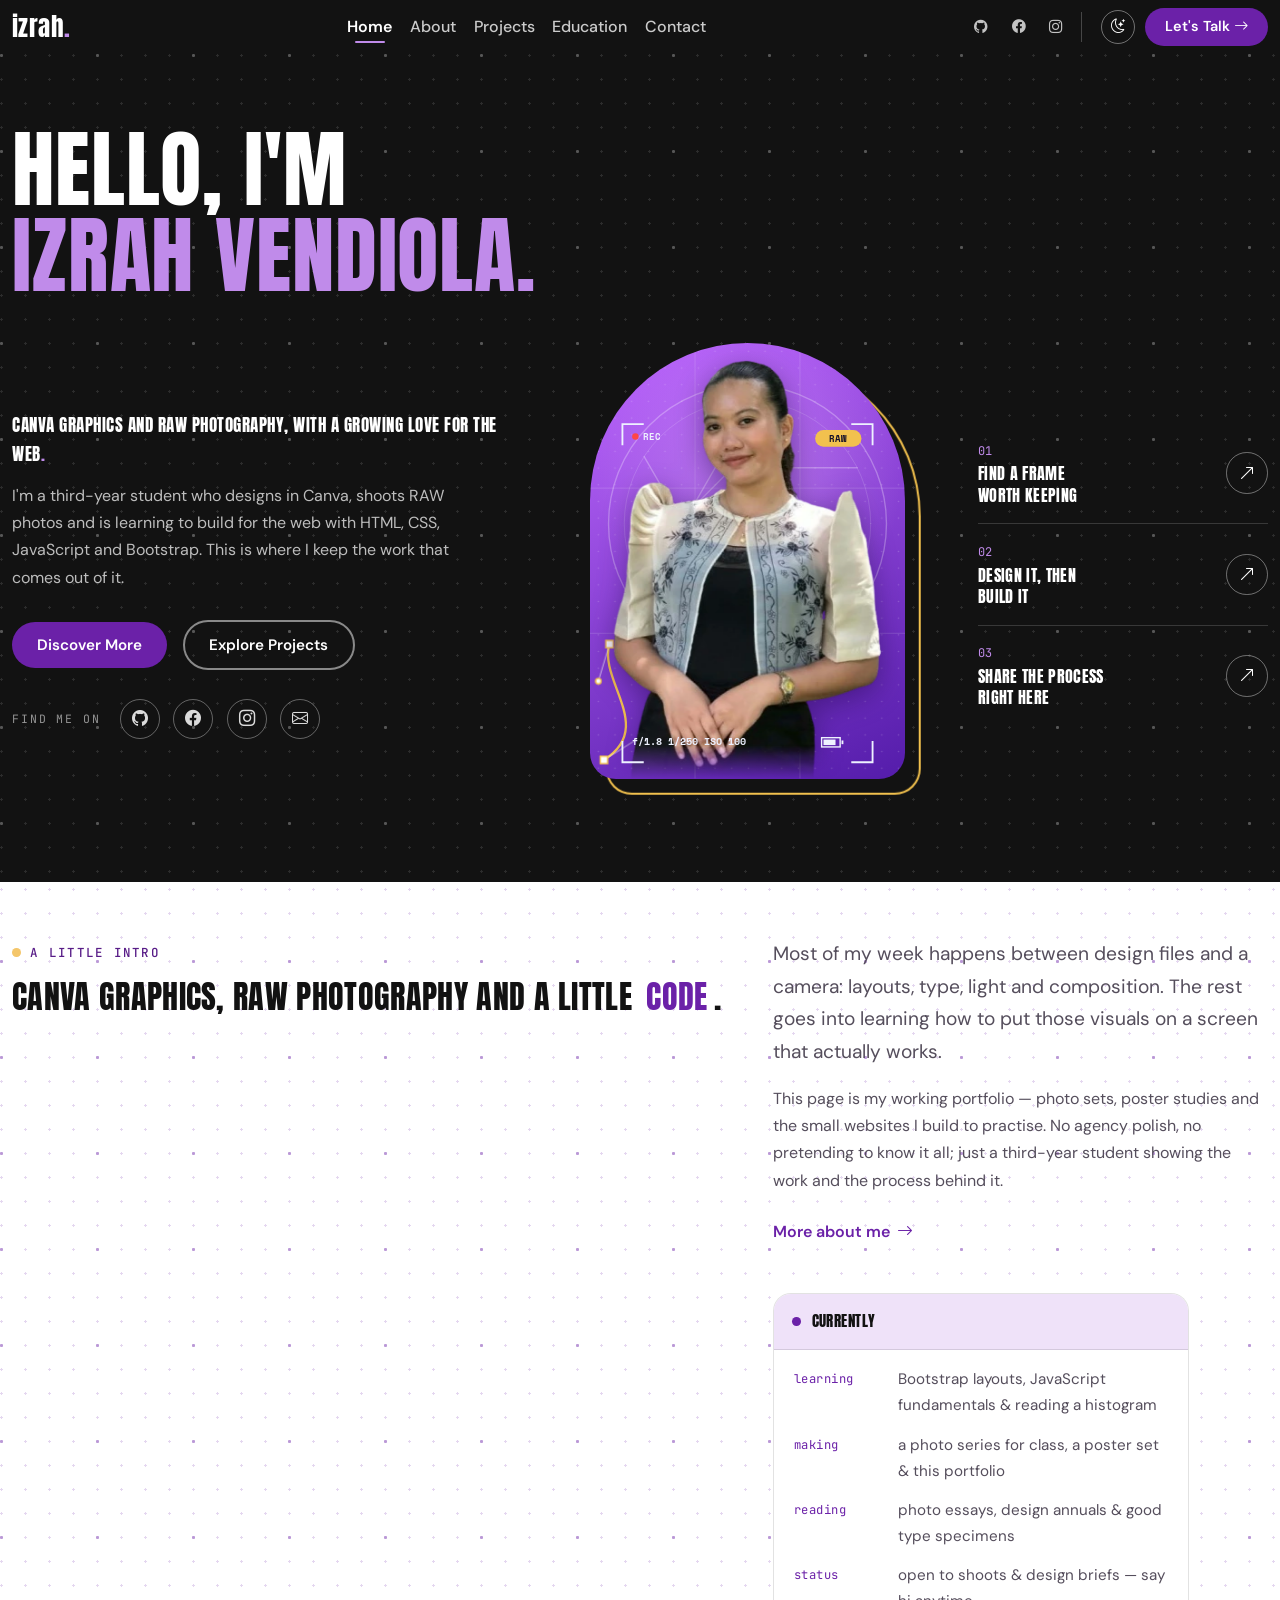
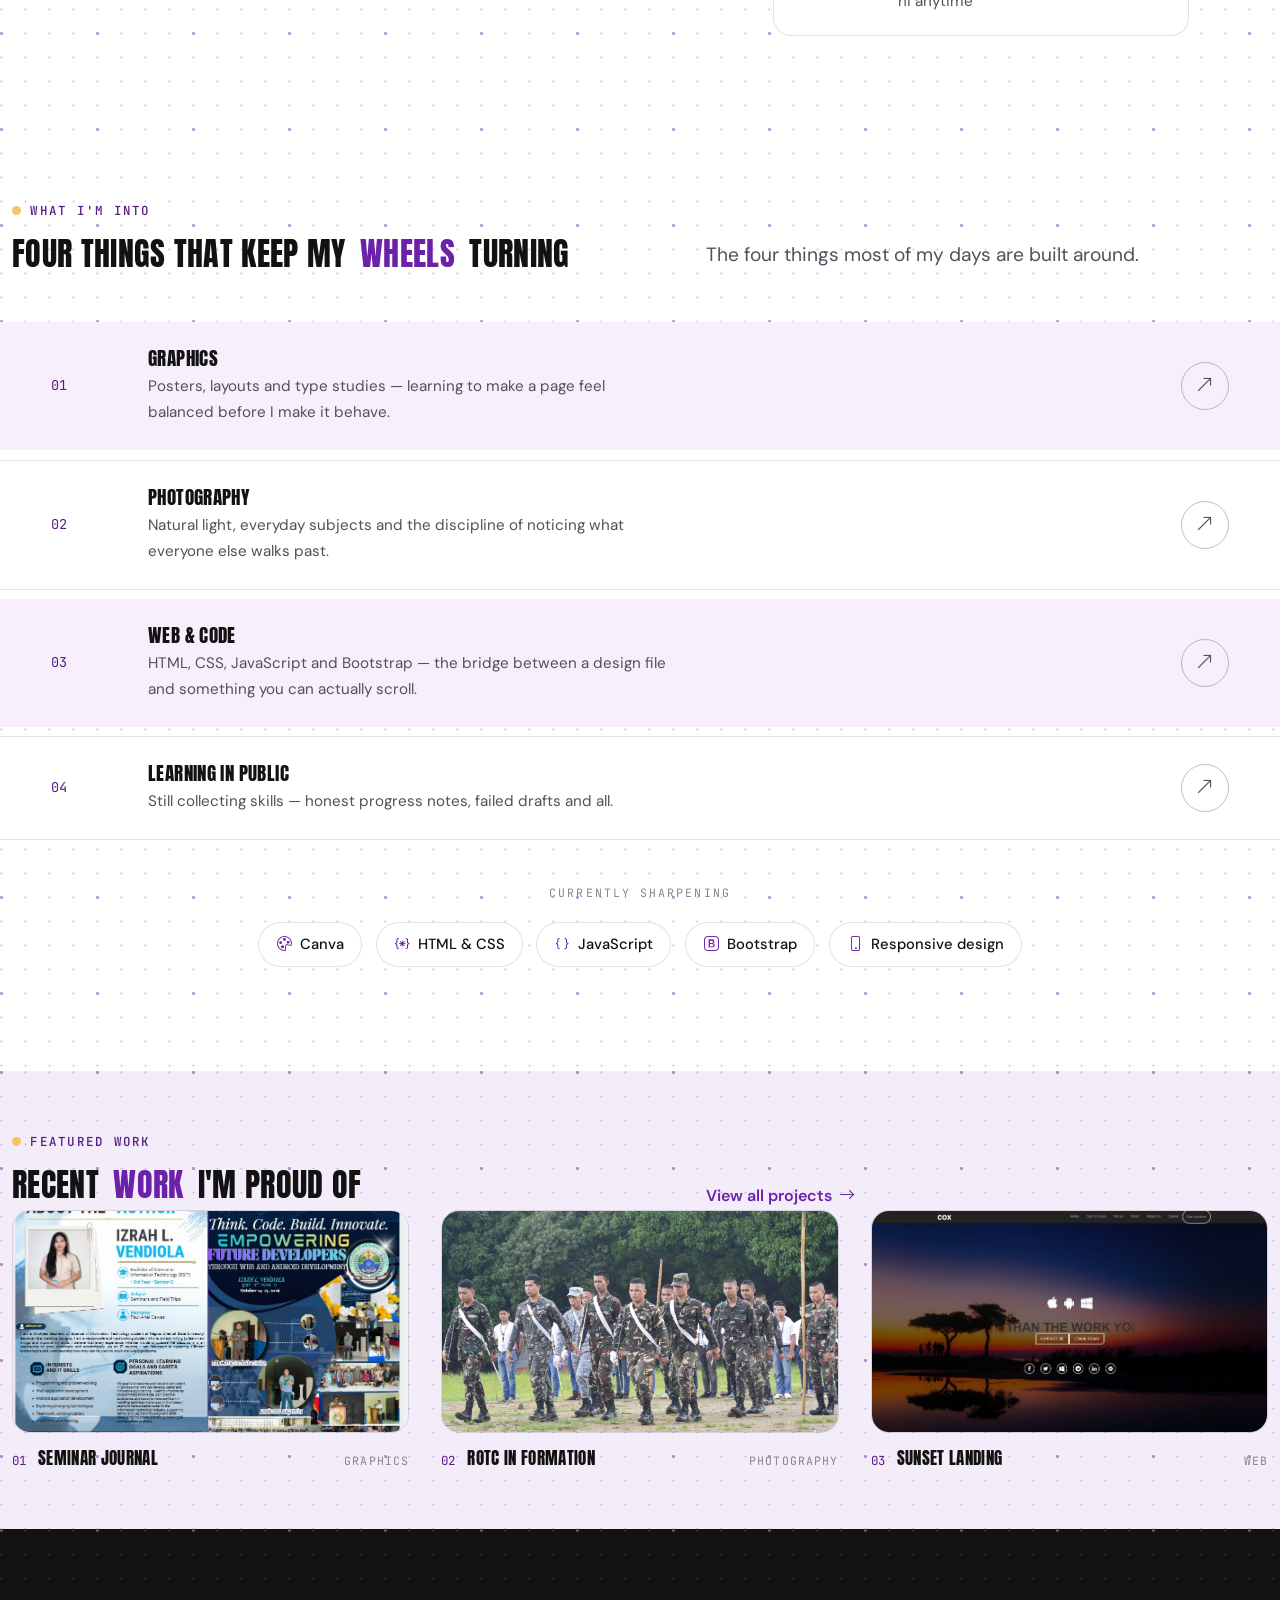
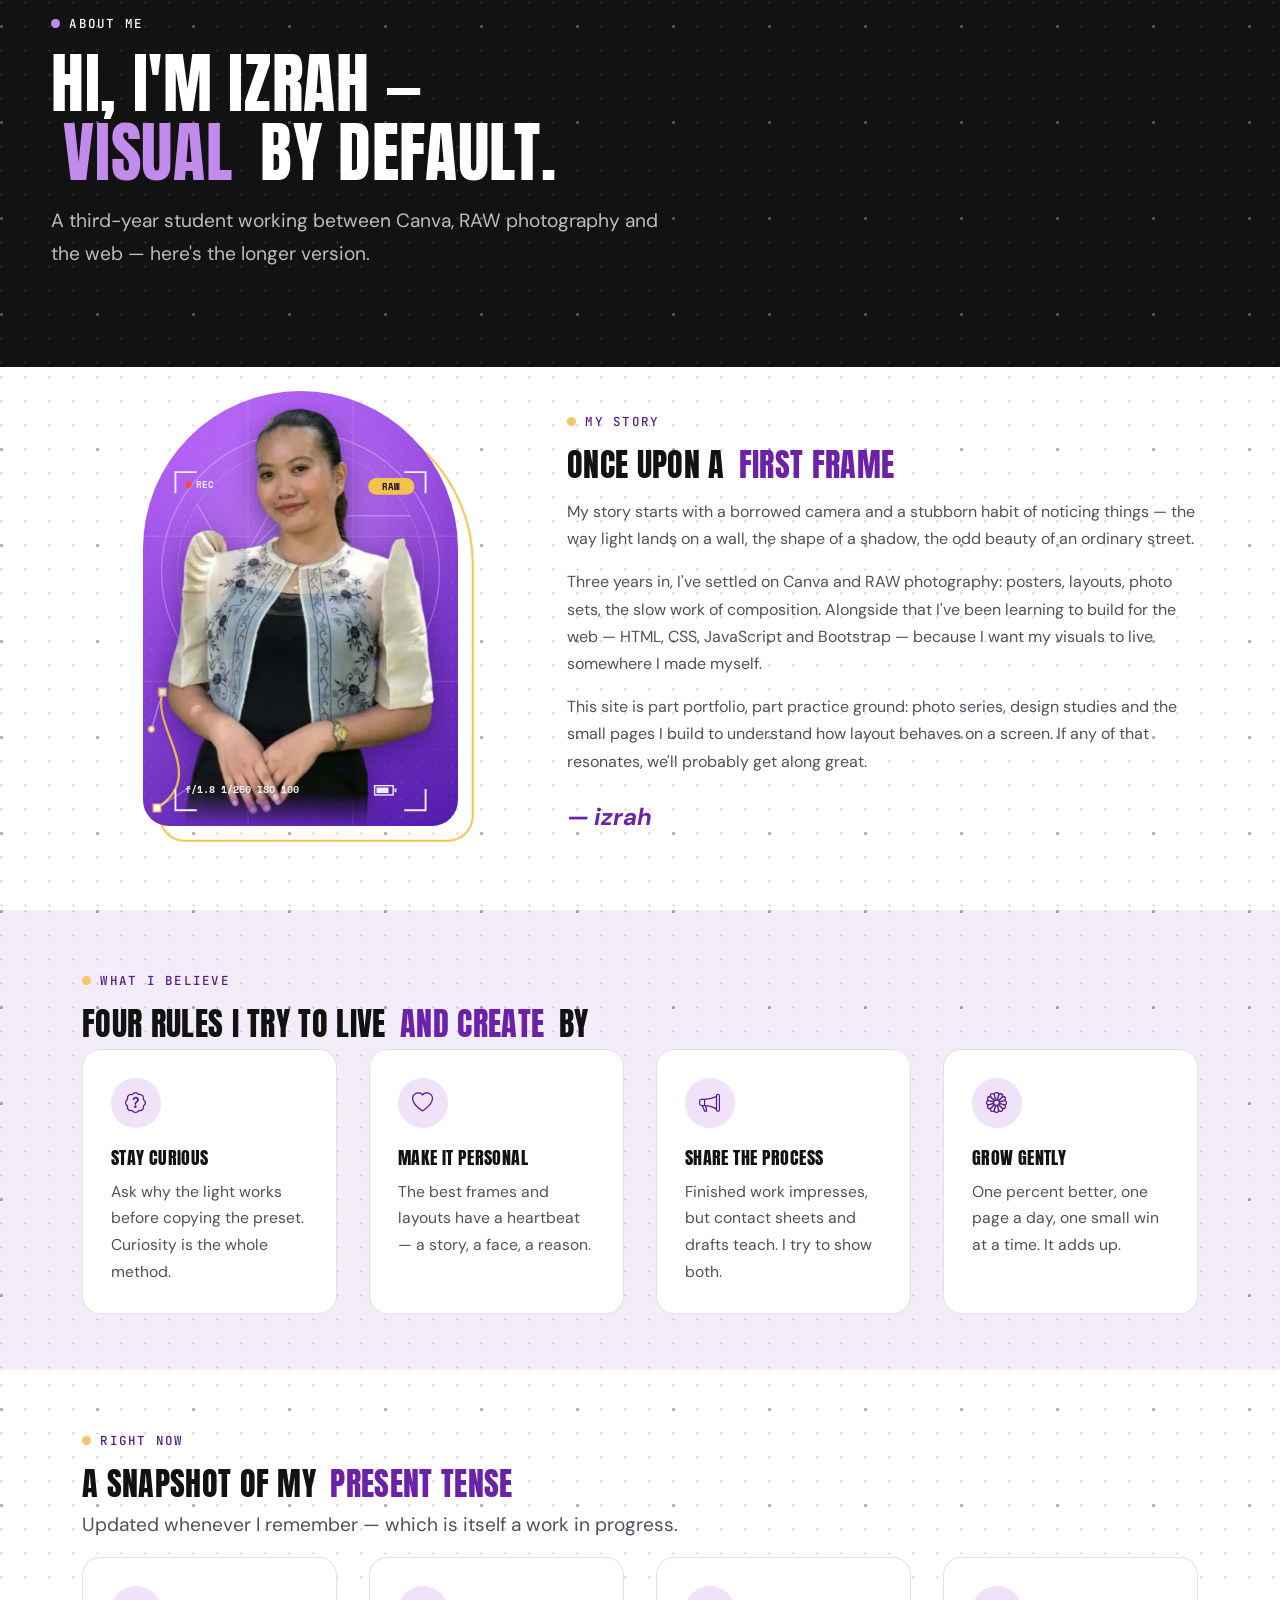
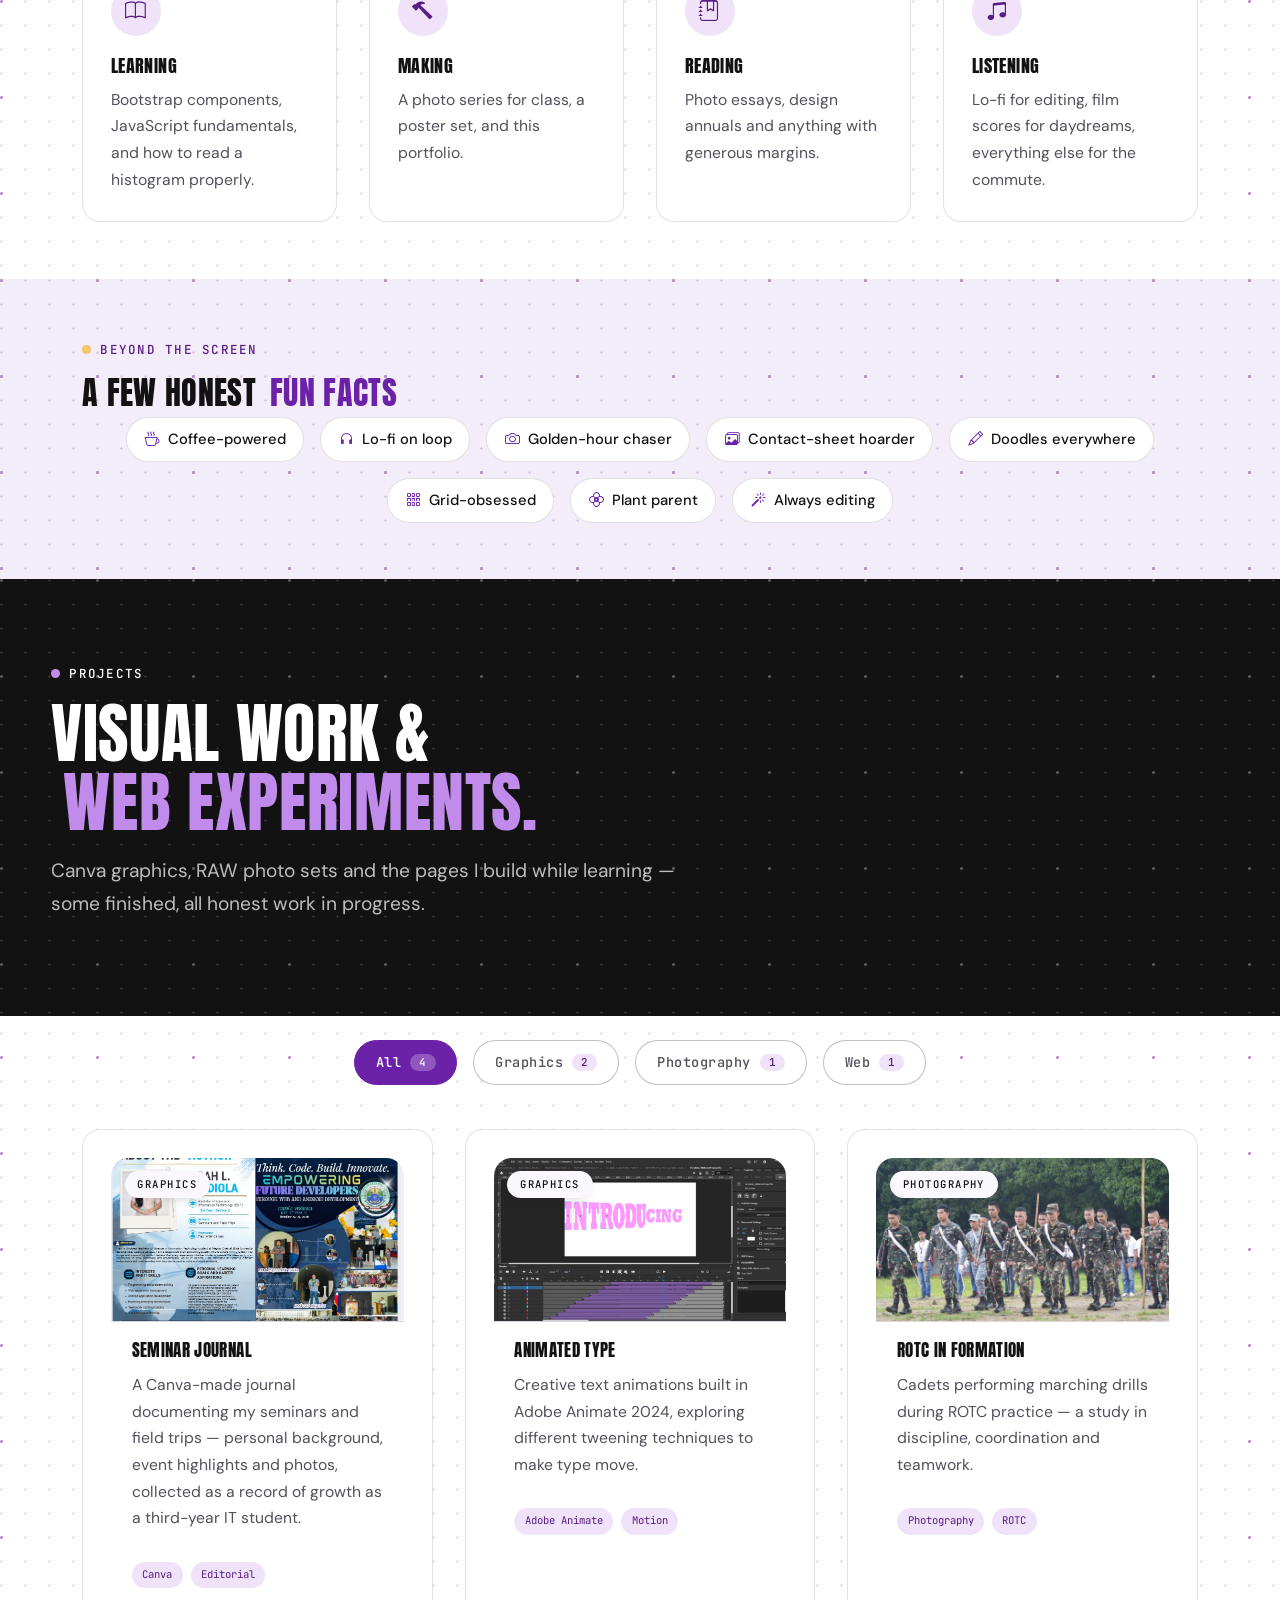
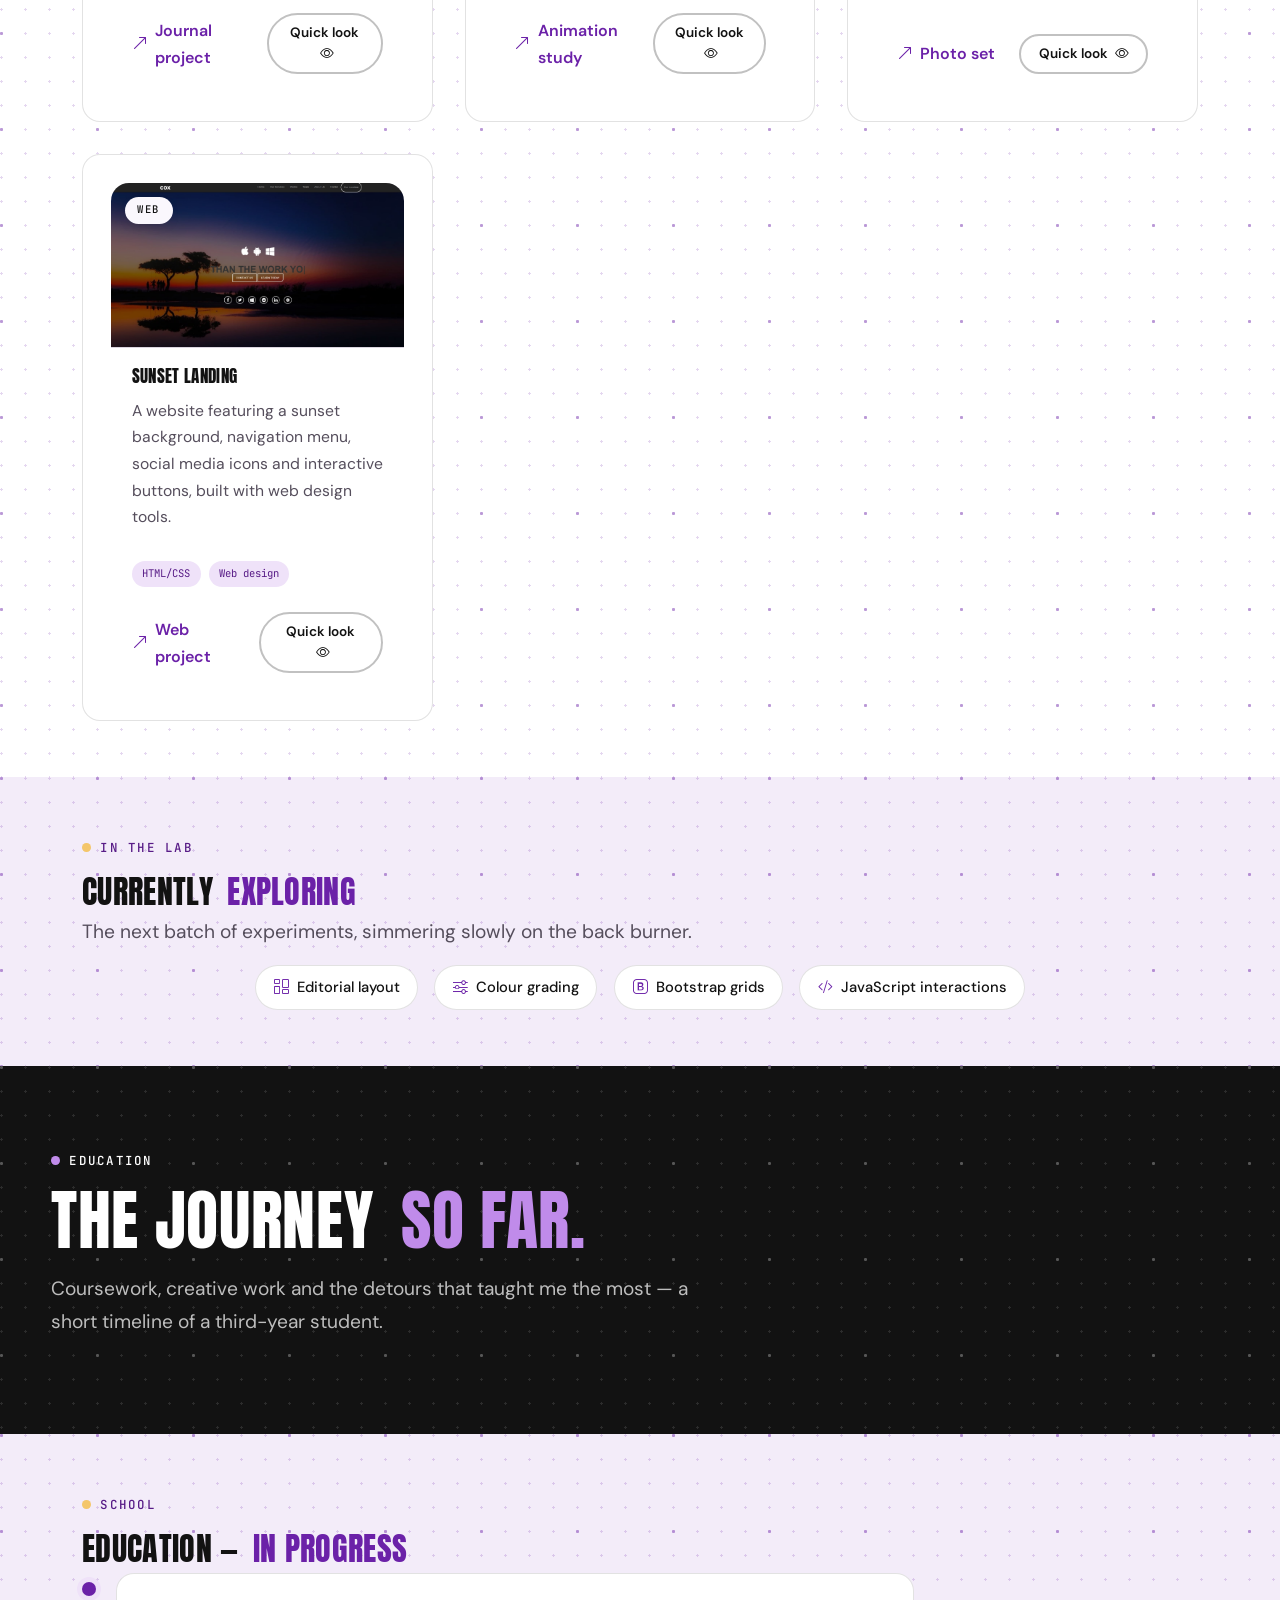
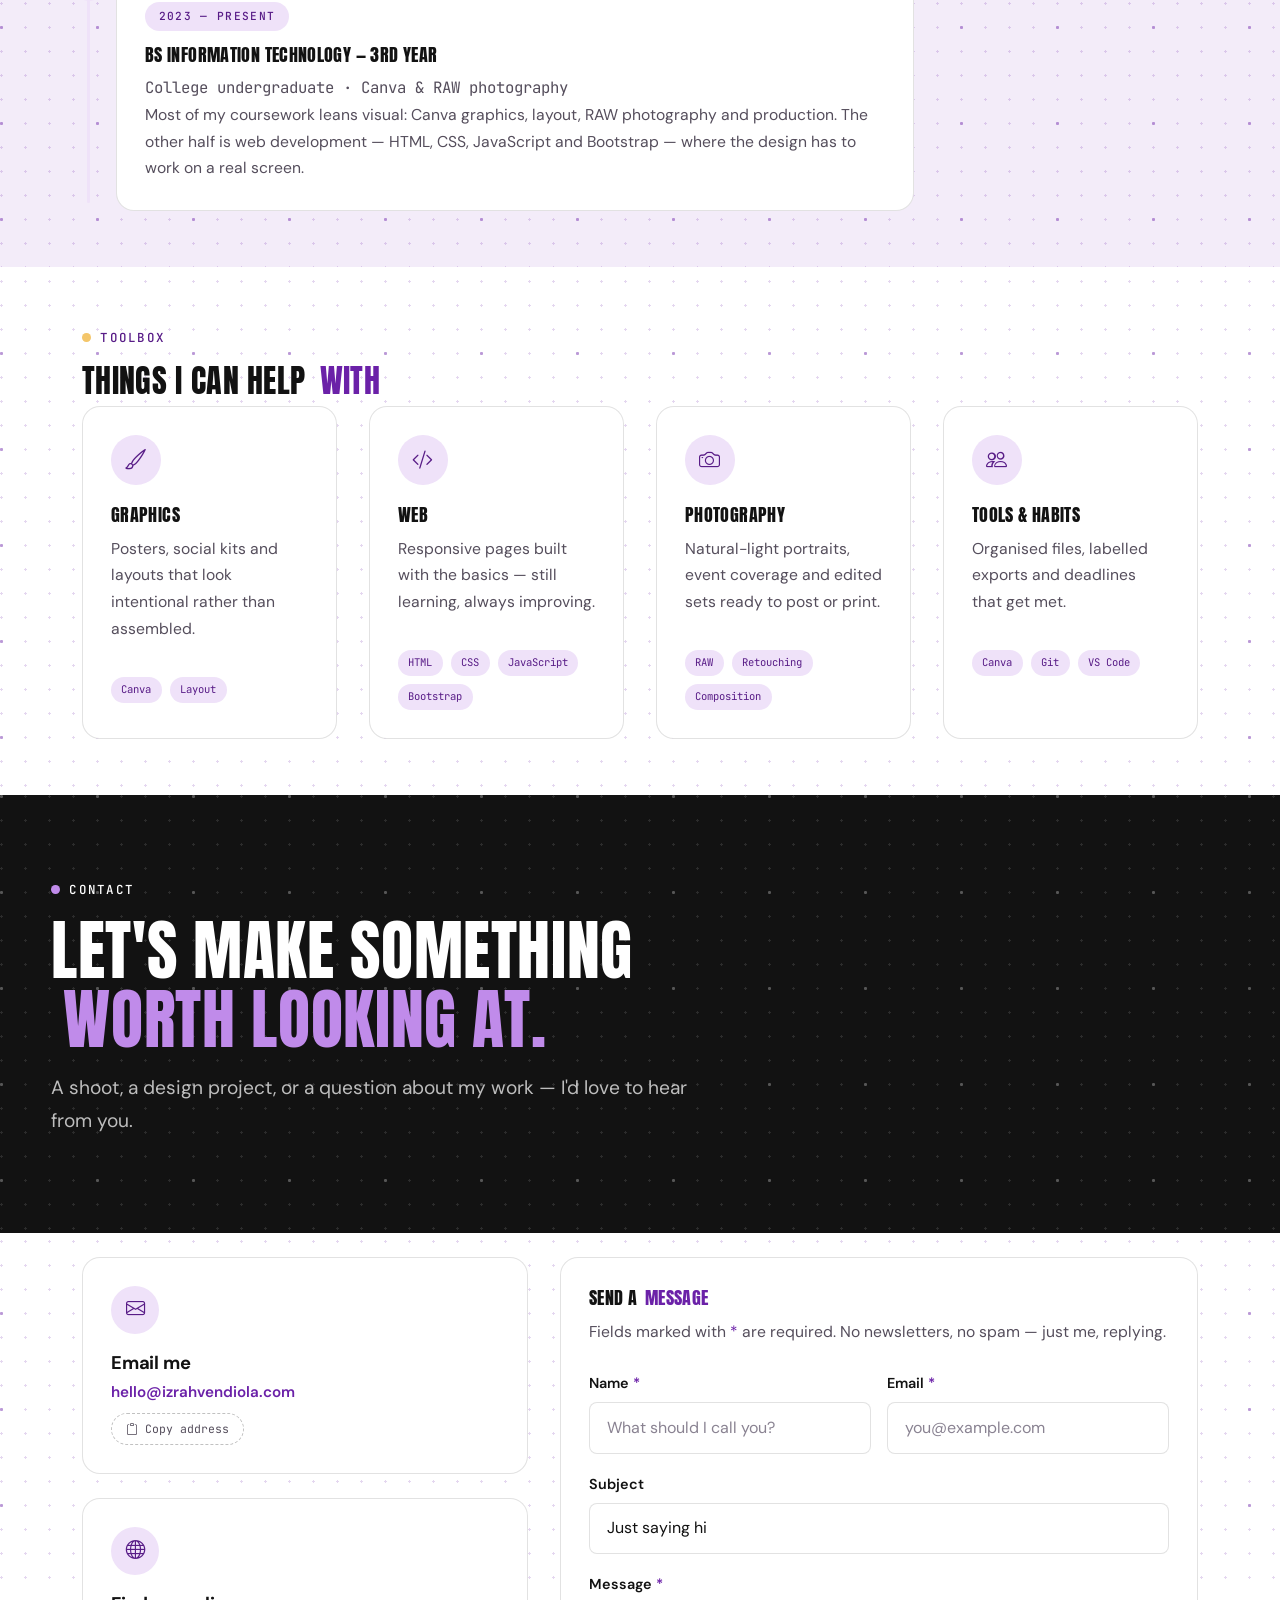
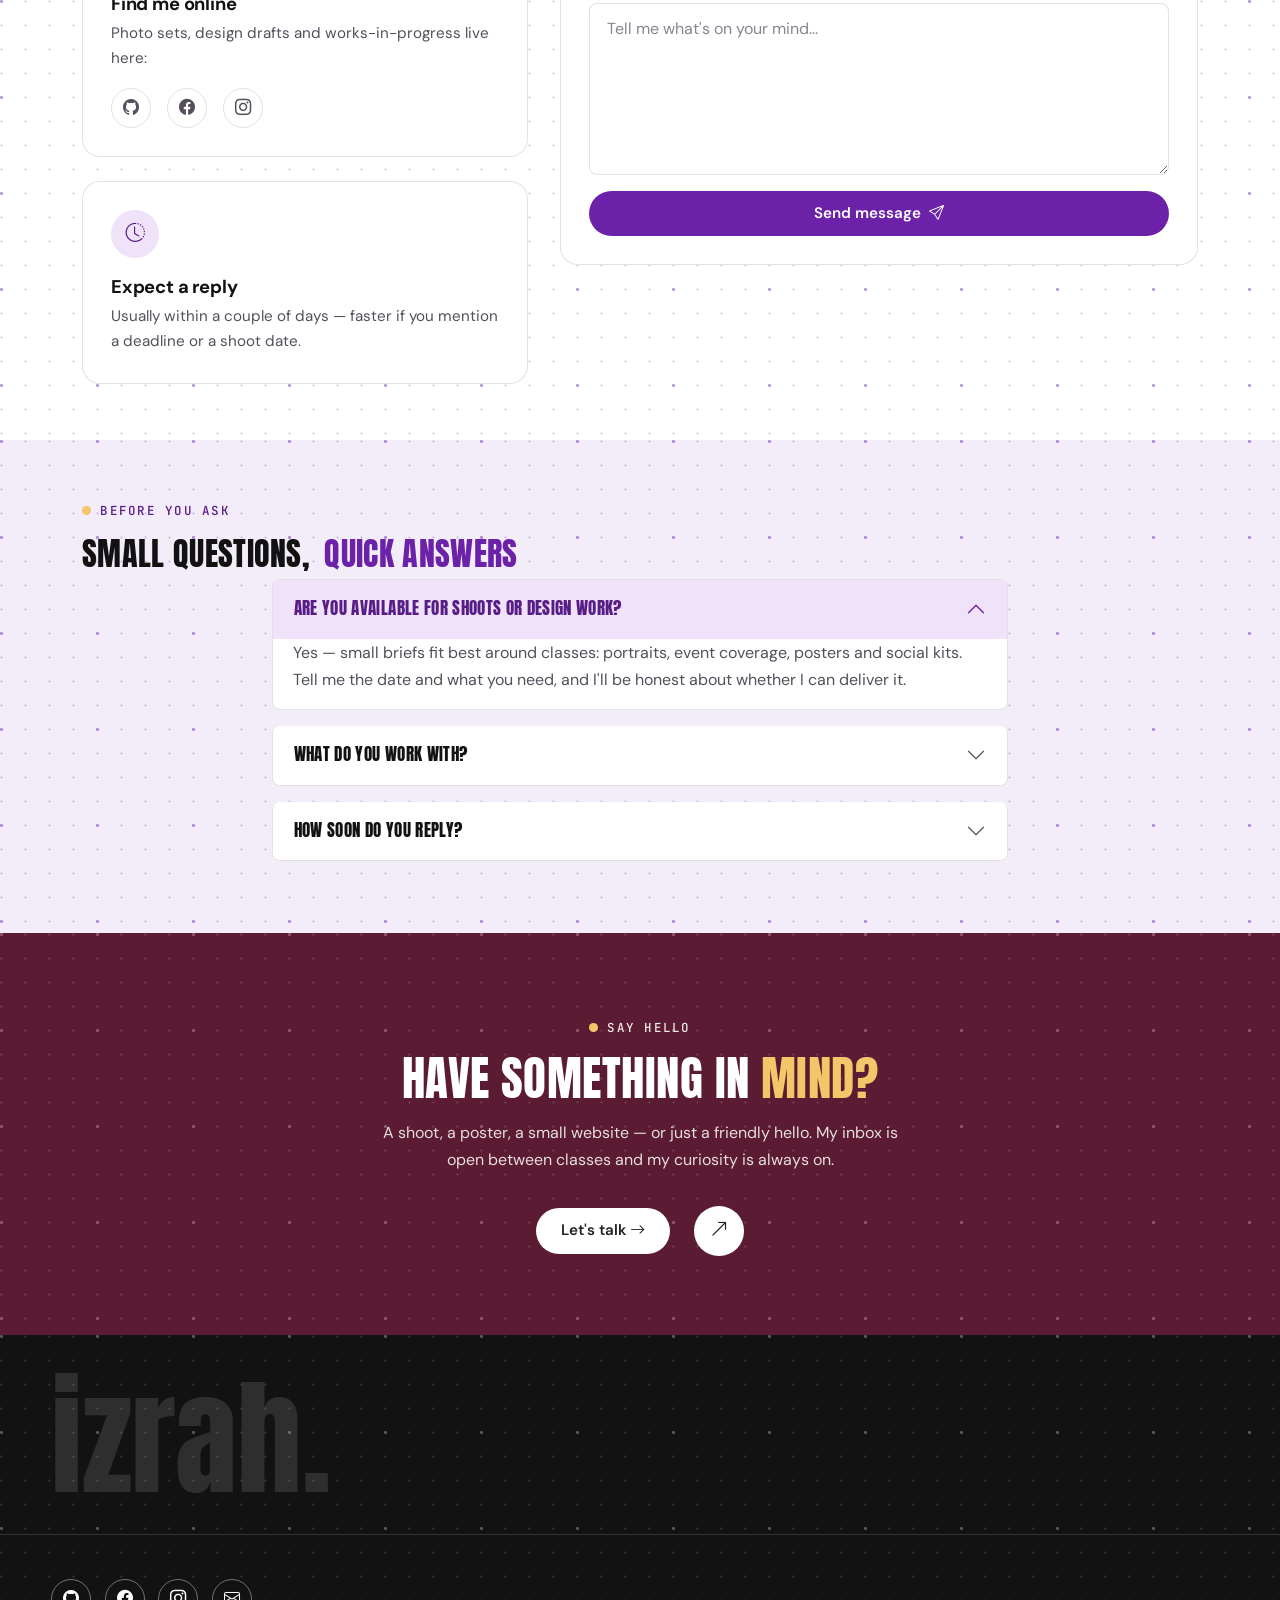
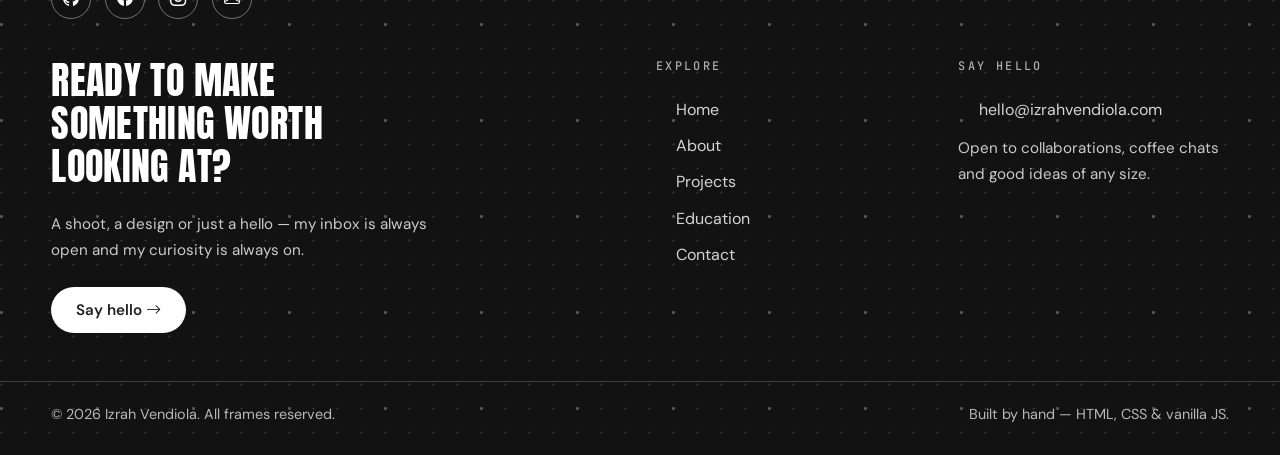
<file: index.html>
<!DOCTYPE html>
<!-- Personal website: one scrolling page with home, about, projects, education and contact sections. -->
<html lang="en" data-theme="light">
<head>
  <meta charset="UTF-8">
  <meta name="viewport" content="width=device-width, initial-scale=1">
  <title>Izrah Vendiola — Canva Graphics, RAW Photography &amp; Front-End</title>
  <meta name="description" content="Izrah Vendiola — a third-year student working with Canva and RAW photography, learning HTML, CSS, JavaScript and Bootstrap.">
  <link rel="icon" href="favicon.ico" sizes="any">
  <link rel="icon" type="image/png" sizes="32x32" href="assets/images/favicon/favicon-32x32.png">
  <link rel="icon" type="image/png" sizes="16x16" href="assets/images/favicon/favicon-16x16.png">
  <link rel="apple-touch-icon" href="assets/images/favicon/apple-touch-icon.png">
  <link rel="manifest" href="site.webmanifest">
  <meta name="theme-color" content="#FAF7FD">

  <script>
    (function () {
      var d = document.documentElement;
      d.classList.add("js");
      var t = null;
      try { t = localStorage.getItem("izrah-theme"); } catch (e) { }
      if (!t) {
        t = window.matchMedia && window.matchMedia("(prefers-color-scheme: dark)").matches
          ? "dark" : "light";
      }
      d.setAttribute("data-theme", t);

      if ("onpagereveal" in window) d.classList.add("vt");
    })();
  </script>

  <link rel="preconnect" href="https://cdn.jsdelivr.net">
  <link href="https://cdn.jsdelivr.net/npm/bootstrap@5.3.3/dist/css/bootstrap.min.css" rel="stylesheet">
  <link rel="stylesheet" href="https://cdn.jsdelivr.net/npm/bootstrap-icons@1.11.3/font/bootstrap-icons.min.css">

  <link rel="preconnect" href="https://fonts.googleapis.com">
  <link rel="preconnect" href="https://fonts.gstatic.com" crossorigin>
  <link href="https://fonts.googleapis.com/css2?family=Anton&family=DM+Sans:ital,opsz,wght@0,9..40,400;0,9..40,500;0,9..40,700;1,9..40,400&family=JetBrains+Mono:wght@400;500;700&family=Space+Mono:wght@700&display=swap" rel="stylesheet">

  <link rel="stylesheet" href="assets/css/style.css">
  <link rel="stylesheet" href="assets/css/responsive.css">
  <link rel="preload" as="image" href="assets/images/profile-cutout.webp" type="image/webp" fetchpriority="high">
</head>
<body>
  <a class="skip-link" href="#main">Skip to main content</a>

  <div class="page-frame">

    <nav class="navbar navbar-expand-lg site-header" id="siteNav" aria-label="Main navigation">
      <div class="container-xxl header-inner">
        <a class="navbar-brand" href="#main">izrah<span class="brand-dot">.</span></a>
        <button class="navbar-toggler" type="button" data-bs-toggle="collapse" data-bs-target="#navMenu"
          aria-controls="navMenu" aria-expanded="false" aria-label="Toggle navigation">
          <span class="navbar-toggler-icon"></span>
        </button>
        <div class="collapse navbar-collapse" id="navMenu">
          <ul class="navbar-nav mx-auto mb-3 mb-lg-0">
            <li class="nav-item"><a class="nav-link active" aria-current="location" href="#main">Home</a></li>
            <li class="nav-item"><a class="nav-link" href="#about">About</a></li>
            <li class="nav-item"><a class="nav-link" href="#projects">Projects</a></li>
            <li class="nav-item"><a class="nav-link" href="#education">Education</a></li>
            <li class="nav-item"><a class="nav-link" href="#contact">Contact</a></li>
          </ul>
          <div class="d-flex align-items-center nav-actions">
            <div class="nav-socials d-none d-lg-inline-flex" aria-label="Social media">
              <a class="social-btn" href="https://github.com/izrahvendiola-prog" target="_blank" rel="noopener" aria-label="GitHub">
                <i class="bi bi-github" aria-hidden="true"></i>
              </a>
              <a class="social-btn" href="https://www.facebook.com/izrah.vendiola.9" target="_blank" rel="noopener" aria-label="Facebook">
                <i class="bi bi-facebook" aria-hidden="true"></i>
              </a>
              <a class="social-btn" href="https://www.instagram.com/im_iizrah_l?bqrl=MTQ0NTl4MnQzaDUzMQ==" target="_blank" rel="noopener" aria-label="Instagram">
                <i class="bi bi-instagram" aria-hidden="true"></i>
              </a>
            </div>
            <button class="theme-toggle" id="themeToggle" type="button" aria-label="Toggle light and dark theme" aria-pressed="false">
              <i class="bi bi-moon-stars icon-moon" aria-hidden="true"></i>
              <i class="bi bi-sun icon-sun" aria-hidden="true"></i>
            </button>
            <a class="btn btn-accent" href="#contact">Let's Talk <i class="bi bi-arrow-right" aria-hidden="true"></i></a>
          </div>
        </div>
      </div>
    </nav>

    <main id="main">

      <header class="hero band-dark" aria-label="Introduction">
        <div class="container-xxl">
          <h1 class="hero-title">
            <span class="hero-line" data-animate="fade-up" data-delay="0">Hello, I'm</span>
            <span class="hero-line accent" data-animate="fade-up" data-delay="90">Izrah Vendiola.</span>
          </h1>
        </div>
        <div class="container-xxl hero-body">
          <div class="row g-lg-5 g-4 align-items-center">
            <div class="col-lg-5">
              <p class="hero-sub" data-animate="fade-up" data-delay="160">
                Canva graphics and RAW photography, with a growing love for the web<span class="dot-divider">.</span>
              </p>
              <p class="hero-intro" data-animate="fade-up" data-delay="220">
                I'm a third-year student who designs in Canva, shoots RAW photos and is learning
                to build for the web with HTML, CSS, JavaScript and Bootstrap. This is where
                I keep the work that comes out of it.
              </p>
              <div class="hero-cta" data-animate="fade-up" data-delay="280">
                <a class="btn btn-accent" href="#about">Discover More</a>
                <a class="btn btn-ghost-light" href="#projects">Explore Projects</a>
              </div>
              <div class="hero-socials" data-animate="fade-up" data-delay="340">
                <span class="socials-label">Find me on</span>
                <a class="social-btn" href="https://github.com/izrahvendiola-prog" target="_blank" rel="noopener" aria-label="GitHub">
                  <i class="bi bi-github" aria-hidden="true"></i>
                </a>
                <a class="social-btn" href="https://www.facebook.com/izrah.vendiola.9" target="_blank" rel="noopener" aria-label="Facebook">
                  <i class="bi bi-facebook" aria-hidden="true"></i>
                </a>
                <a class="social-btn" href="https://www.instagram.com/im_iizrah_l?bqrl=MTQ0NTl4MnQzaDUzMQ==" target="_blank" rel="noopener" aria-label="Instagram">
                  <i class="bi bi-instagram" aria-hidden="true"></i>
                </a>
                <a class="social-btn" href="mailto:hello@izrahvendiola.com" aria-label="Email Izrah">
                  <i class="bi bi-envelope" aria-hidden="true"></i>
                </a>
              </div>
            </div>
            <div class="col-lg-4">
              <figure class="hero-figure mb-0">
                <div class="hero-card" id="heroCard">
                  <div class="frame"></div>

                  <div class="panel">

                    <svg class="layer" viewBox="0 0 680 940" aria-hidden="true">
                      <defs>
                        <pattern id="dots" width="36" height="36" patternUnits="userSpaceOnUse">
                          <circle cx="18" cy="18" r="1.7" fill="#fff" fill-opacity=".18"/>
                        </pattern>

                        <path id="blade" d="M120.7 32.3 L-13.9 265.6 M120.7 32.3 L32.3 120.7"/>
                      </defs>

                      <rect width="680" height="940" fill="url(#dots)"/>

                      <g stroke="#fff" stroke-opacity=".16" stroke-width="2">
                        <line x1="226.7" y1="0" x2="226.7" y2="940"/><line x1="453.3" y1="0" x2="453.3" y2="940"/>
                        <line x1="0" y1="313.3" x2="680" y2="313.3"/><line x1="0" y1="626.7" x2="680" y2="626.7"/>
                      </g>

                      <g transform="translate(340 390)" fill="none" stroke="#fff" stroke-linecap="round">
                        <circle r="300" stroke-opacity=".28" stroke-width="3"/>
                        <circle r="266" stroke-opacity=".16" stroke-width="2"/>
                        <g stroke-opacity=".28" stroke-width="3">
                          <use href="#blade"/>
                          <use href="#blade" transform="rotate(60)"/>
                          <use href="#blade" transform="rotate(120)"/>
                          <use href="#blade" transform="rotate(180)"/>
                          <use href="#blade" transform="rotate(240)"/>
                          <use href="#blade" transform="rotate(300)"/>
                        </g>
                      </g>

                      <path class="bezier" pathLength="1" d="M30 900 C142 830 18 730 42 650"
                            fill="none" stroke="#f2c14e" stroke-width="5" stroke-linecap="round"/>
                      <g class="pen-extras">
                        <g stroke="#fff" stroke-opacity=".7" stroke-width="2">
                          <line x1="30" y1="900" x2="142" y2="830"/><line x1="42" y1="650" x2="18" y2="730"/>
                        </g>
                        <g fill="#fff" stroke="#f2c14e" stroke-width="3">
                          <circle cx="142" cy="830" r="6"/><circle cx="18" cy="730" r="6"/>
                          <rect x="22" y="892" width="16" height="16"/><rect x="34" y="642" width="16" height="16"/>
                        </g>
                      </g>
                    </svg>
                  </div>

                  <div class="photo-wrap">
                    <div class="photo-lift">
                      <img class="photo" src="assets/images/profile-cutout.webp" alt="Portrait photo of Izrah Vendiola">
                    </div>
                  </div>

                  <div class="layer layer-front" aria-hidden="true">
                    <svg class="layer" viewBox="0 0 680 940" aria-hidden="true">

                      <path d="M70 221 V175 H116 M564 175 H610 V221 M70 859 V905 H116 M610 859 V905 H564"
                            fill="none" stroke="#eef2ff" stroke-width="4"/>

                      <circle class="rec-dot" cx="98" cy="202" r="7" fill="#ff4646"/>
                      <text class="mono" x="114" y="209" font-size="20" fill="#eef2ff">REC</text>

                      <rect x="486" y="188" width="100" height="36" rx="18" fill="#f2c14e"/>
                      <text class="mono" x="536" y="213" font-size="20" fill="#14102a" text-anchor="middle">RAW</text>

                      <g class="readout">
                        <text class="mono" x="90" y="868" font-size="21" fill="#eef2ff">f/1.8   1/250   ISO 100</text>
                        <g fill="none" stroke="#eef2ff" stroke-width="3">
                          <rect x="500" y="852" width="40" height="20"/>
                        </g>
                        <rect x="504" y="856" width="26" height="12" fill="#eef2ff"/>
                        <rect x="543" y="858" width="4" height="8" fill="#eef2ff"/>
                      </g>
                    </svg>
                  </div>
                </div>
              </figure>
            </div>
            <div class="col-lg-3">
              <div class="hero-steps" data-animate="fade-up" data-delay="300">
                <div class="step">
                  <div>
                    <span class="step-index">01</span>
                    <p>Find a frame worth keeping</p>
                  </div>
                  <a class="btn-circle btn-circle-sm" href="#about" aria-label="About Izrah">
                    <i class="bi bi-arrow-up-right" aria-hidden="true"></i>
                  </a>
                </div>
                <div class="step">
                  <div>
                    <span class="step-index">02</span>
                    <p>Design it, then build it</p>
                  </div>
                  <a class="btn-circle btn-circle-sm" href="#projects" aria-label="Izrah's projects">
                    <i class="bi bi-arrow-up-right" aria-hidden="true"></i>
                  </a>
                </div>
                <div class="step">
                  <div>
                    <span class="step-index">03</span>
                    <p>Share the process right here</p>
                  </div>
                  <a class="btn-circle btn-circle-sm" href="#contact" aria-label="Contact Izrah">
                    <i class="bi bi-arrow-up-right" aria-hidden="true"></i>
                  </a>
                </div>
              </div>
            </div>
          </div>
        </div>
      </header>

      <section class="section" id="intro" aria-labelledby="intro-title">
        <div class="container-xxl">
          <div class="row g-5">
            <div class="col-lg-7">
              <span class="eyebrow" data-animate="fade-up">A little intro</span>
              <h2 class="section-title" id="intro-title" data-animate="fade-up" data-delay="80">
                Canva graphics, RAW photography and a little <span class="mark">code</span>.
              </h2>
            </div>
            <div class="col-lg-5">
              <p class="section-lead" data-animate="fade-up" data-delay="160">
                Most of my week happens between design files and a camera: layouts, type,
                light and composition. The rest goes into learning how to put those visuals
                on a screen that actually works.
              </p>
              <p class="text-soft" data-animate="fade-up" data-delay="220">
                This page is my working portfolio — photo sets, poster studies and the small
                websites I build to practise. No agency polish, no pretending to know it all;
                just a third-year student showing the work and the process behind it.
              </p>
              <a class="link-arrow mt-2 d-inline-flex" href="#about" data-animate="fade-up" data-delay="280">
                More about me <i class="bi bi-arrow-right" aria-hidden="true"></i>
              </a>
              <div class="now-panel mt-5" data-animate="fade-up" data-delay="340">
                <div class="now-head">
                  <span class="now-dot" aria-hidden="true"></span>
                  Currently
                </div>
                <ul class="now-list" data-animate-group>
                  <li data-animate="fade-up">
                    <span class="now-key">learning</span>
                    <span>Bootstrap layouts, JavaScript fundamentals &amp; reading a histogram</span>
                  </li>
                  <li data-animate="fade-up">
                    <span class="now-key">making</span>
                    <span>a photo series for class, a poster set &amp; this portfolio</span>
                  </li>
                  <li data-animate="fade-up">
                    <span class="now-key">reading</span>
                    <span>photo essays, design annuals &amp; good type specimens</span>
                  </li>
                  <li data-animate="fade-up">
                    <span class="now-key">status</span>
                    <span>open to shoots &amp; design briefs — say hi anytime</span>
                  </li>
                </ul>
              </div>
            </div>
          </div>
        </div>
      </section>

      <section class="band-features" aria-labelledby="interests-title">
        <div class="container-xxl pt-5">
          <div class="section-head split">
            <div>
              <span class="eyebrow" data-animate="fade-up">What I'm into</span>
              <h2 class="section-title" id="interests-title" data-animate="fade-up" data-delay="80">
                Four things that keep my <span class="mark">wheels</span> turning
              </h2>
            </div>
            <p class="section-lead" data-animate="fade-up" data-delay="160">
              The four things most of my days are built around.
            </p>
          </div>
        </div>
        <div class="feature-rows" data-animate-group>
          <a class="feature-row" href="#about" data-animate="fade-up">
            <span class="row-index">01</span>
            <div>
              <h3 class="row-title">Graphics</h3>
              <p>Posters, layouts and type studies — learning to make a page feel balanced
              before I make it behave.</p>
            </div>
            <span class="row-arrow" aria-hidden="true"><i class="bi bi-arrow-up-right"></i></span>
          </a>
          <a class="feature-row" href="#projects" data-animate="fade-up">
            <span class="row-index">02</span>
            <div>
              <h3 class="row-title">Photography</h3>
              <p>Natural light, everyday subjects and the discipline of noticing what
              everyone else walks past.</p>
            </div>
            <span class="row-arrow" aria-hidden="true"><i class="bi bi-arrow-up-right"></i></span>
          </a>
          <a class="feature-row" href="#projects" data-animate="fade-up">
            <span class="row-index">03</span>
            <div>
              <h3 class="row-title">Web &amp; code</h3>
              <p>HTML, CSS, JavaScript and Bootstrap — the bridge between a design file
              and something you can actually scroll.</p>
            </div>
            <span class="row-arrow" aria-hidden="true"><i class="bi bi-arrow-up-right"></i></span>
          </a>
          <a class="feature-row" href="#education" data-animate="fade-up">
            <span class="row-index">04</span>
            <div>
              <h3 class="row-title">Learning in public</h3>
              <p>Still collecting skills — honest progress notes, failed drafts and all.</p>
            </div>
            <span class="row-arrow" aria-hidden="true"><i class="bi bi-arrow-up-right"></i></span>
          </a>
        </div>
        <div class="container-xxl pb-5">
          <div class="skill-strip" data-animate-group>
            <span class="skill-strip-label" data-animate="fade-up">Currently sharpening</span>
            <span class="chip" data-animate="fade-up"><i class="bi bi-palette" aria-hidden="true"></i>Canva</span>
            <span class="chip" data-animate="fade-up"><i class="bi bi-braces-asterisk" aria-hidden="true"></i>HTML &amp; CSS</span>
            <span class="chip" data-animate="fade-up"><i class="bi bi-braces" aria-hidden="true"></i>JavaScript</span>
            <span class="chip" data-animate="fade-up"><i class="bi bi-bootstrap" aria-hidden="true"></i>Bootstrap</span>
            <span class="chip" data-animate="fade-up"><i class="bi bi-phone" aria-hidden="true"></i>Responsive design</span>
          </div>
        </div>
      </section>

      <section class="section band-soft" aria-labelledby="featured-title">
        <div class="container-xxl">
          <div class="section-head split">
            <div>
              <span class="eyebrow" data-animate="fade-up">Featured work</span>
              <h2 class="section-title" id="featured-title" data-animate="fade-up" data-delay="80">
                Recent <span class="mark">work</span> I'm proud of
              </h2>
            </div>
            <a class="link-arrow" href="#projects" data-animate="fade-up" data-delay="140">
              View all projects <i class="bi bi-arrow-right" aria-hidden="true"></i>
            </a>
          </div>
          <div class="row g-4">
            <div class="col-md-4">
              <a class="project-tile" href="#p1">
                <img src="assets/images/projects/project-1.jpg" alt="Seminar Journal — a Canva-made journal of seminars and field trips" loading="lazy" width="877" height="605">
                <span class="tile-bar">
                  <span class="tile-index">01</span>
                  <span class="tile-name">Seminar Journal</span>
                  <span class="tile-cat">Graphics</span>
                </span>
              </a>
            </div>
            <div class="col-md-4">
              <a class="project-tile" href="#p3">
                <img src="assets/images/projects/project-3/23f36ba5-5775-4278-8816-95293cbcf067.jpg" alt="ROTC cadets marching in formation during practice" loading="lazy" width="2560" height="1706">
                <span class="tile-bar">
                  <span class="tile-index">02</span>
                  <span class="tile-name">ROTC in Formation</span>
                  <span class="tile-cat">Photography</span>
                </span>
              </a>
            </div>
            <div class="col-md-4">
              <a class="project-tile" href="#p4">
                <img src="assets/images/projects/project-4.jpg" alt="Sunset Landing — a landing page with a sunset background" loading="lazy" width="1887" height="900">
                <span class="tile-bar">
                  <span class="tile-index">03</span>
                  <span class="tile-name">Sunset Landing</span>
                  <span class="tile-cat">Web</span>
                </span>
              </a>
            </div>
          </div>
        </div>
      </section>

      <header class="page-hero band-dark" id="about">
        <div class="page-hero-inner">
          <span class="eyebrow" data-animate="fade-up">About me</span>
          <h2 class="page-title" data-animate="fade-up" data-delay="90">
            Hi, I'm Izrah — <span class="mark">visual</span> by default.
          </h2>
          <p class="section-lead" data-animate="fade-up" data-delay="180">
            A third-year student working between Canva, RAW photography and
            the web — here's the longer version.
          </p>
        </div>
      </header>

      <section class="section pt-4" aria-labelledby="story-title">
        <div class="container">
          <div class="row g-5 align-items-center">
            <div class="col-lg-5">
              <figure class="hero-figure mx-auto mb-0">
                <div class="hero-card" id="heroCardAbout">
                  <div class="frame"></div>

                  <div class="panel">

                    <svg class="layer" viewBox="0 0 680 940" aria-hidden="true">
                      <defs>
                        <pattern id="dots-about" width="36" height="36" patternUnits="userSpaceOnUse">
                          <circle cx="18" cy="18" r="1.7" fill="#fff" fill-opacity=".18"/>
                        </pattern>

                        <path id="blade-about" d="M120.7 32.3 L-13.9 265.6 M120.7 32.3 L32.3 120.7"/>
                      </defs>

                      <rect width="680" height="940" fill="url(#dots-about)"/>

                      <g stroke="#fff" stroke-opacity=".16" stroke-width="2">
                        <line x1="226.7" y1="0" x2="226.7" y2="940"/><line x1="453.3" y1="0" x2="453.3" y2="940"/>
                        <line x1="0" y1="313.3" x2="680" y2="313.3"/><line x1="0" y1="626.7" x2="680" y2="626.7"/>
                      </g>

                      <g transform="translate(340 390)" fill="none" stroke="#fff" stroke-linecap="round">
                        <circle r="300" stroke-opacity=".28" stroke-width="3"/>
                        <circle r="266" stroke-opacity=".16" stroke-width="2"/>
                        <g stroke-opacity=".28" stroke-width="3">
                          <use href="#blade-about"/>
                          <use href="#blade-about" transform="rotate(60)"/>
                          <use href="#blade-about" transform="rotate(120)"/>
                          <use href="#blade-about" transform="rotate(180)"/>
                          <use href="#blade-about" transform="rotate(240)"/>
                          <use href="#blade-about" transform="rotate(300)"/>
                        </g>
                      </g>

                      <path class="bezier" pathLength="1" d="M30 900 C142 830 18 730 42 650"
                            fill="none" stroke="#f2c14e" stroke-width="5" stroke-linecap="round"/>
                      <g class="pen-extras">
                        <g stroke="#fff" stroke-opacity=".7" stroke-width="2">
                          <line x1="30" y1="900" x2="142" y2="830"/><line x1="42" y1="650" x2="18" y2="730"/>
                        </g>
                        <g fill="#fff" stroke="#f2c14e" stroke-width="3">
                          <circle cx="142" cy="830" r="6"/><circle cx="18" cy="730" r="6"/>
                          <rect x="22" y="892" width="16" height="16"/><rect x="34" y="642" width="16" height="16"/>
                        </g>
                      </g>
                    </svg>
                  </div>

                  <div class="photo-wrap">
                    <div class="photo-lift">
                      <img class="photo" src="assets/images/profile-cutout.webp" alt="Portrait photo of Izrah Vendiola">
                    </div>
                  </div>

                  <div class="layer layer-front" aria-hidden="true">
                    <svg class="layer" viewBox="0 0 680 940" aria-hidden="true">

                      <path d="M70 221 V175 H116 M564 175 H610 V221 M70 859 V905 H116 M610 859 V905 H564"
                            fill="none" stroke="#eef2ff" stroke-width="4"/>

                      <circle class="rec-dot" cx="98" cy="202" r="7" fill="#ff4646"/>
                      <text class="mono" x="114" y="209" font-size="20" fill="#eef2ff">REC</text>

                      <rect x="486" y="188" width="100" height="36" rx="18" fill="#f2c14e"/>
                      <text class="mono" x="536" y="213" font-size="20" fill="#14102a" text-anchor="middle">RAW</text>

                      <g class="readout">
                        <text class="mono" x="90" y="868" font-size="21" fill="#eef2ff">f/1.8   1/250   ISO 100</text>
                        <g fill="none" stroke="#eef2ff" stroke-width="3">
                          <rect x="500" y="852" width="40" height="20"/>
                        </g>
                        <rect x="504" y="856" width="26" height="12" fill="#eef2ff"/>
                        <rect x="543" y="858" width="4" height="8" fill="#eef2ff"/>
                      </g>
                    </svg>
                  </div>
                </div>
              </figure>
            </div>
            <div class="col-lg-7">
              <span class="eyebrow" data-animate="fade-up">My story</span>
              <h2 class="section-title" id="story-title" data-animate="fade-up" data-delay="80">
                Once upon a <span class="mark">first frame</span>
              </h2>
              <div data-animate="fade-up" data-delay="160">
                <p class="text-soft mt-3">
                  My story starts with a borrowed camera and a stubborn habit of noticing
                  things — the way light lands on a wall, the shape of a shadow, the odd
                  beauty of an ordinary street.
                </p>
                <p class="text-soft">
                  Three years in, I've settled on Canva and RAW photography: posters, layouts,
                  photo sets, the slow work of composition. Alongside that I've been learning
                  to build for the web — HTML, CSS, JavaScript and Bootstrap — because I want
                  my visuals to live somewhere I made myself.
                </p>
                <p class="text-soft">
                  This site is part portfolio, part practice ground: photo series, design
                  studies and the small pages I build to understand how layout behaves on a
                  screen. If any of that resonates, we'll probably get along great.
                </p>
                <p class="sig">— izrah</p>
              </div>
            </div>
          </div>
        </div>
      </section>

      <section class="section section-soft" aria-labelledby="values-title">
        <div class="container">
          <div class="section-head center">
            <span class="eyebrow" data-animate="fade-up">What I believe</span>
            <h2 class="section-title" id="values-title" data-animate="fade-up" data-delay="80">
              Four rules I try to live <span class="mark">and create</span> by
            </h2>
          </div>
          <div class="row g-4" data-animate-group>
            <div class="col-md-6 col-lg-3">
              <article class="card-x" data-animate="fade-up">
                <div class="icon-tile"><i class="bi bi-patch-question" aria-hidden="true"></i></div>
                <h3 class="card-title">Stay curious</h3>
                <p>Ask why the light works before copying the preset. Curiosity is the whole method.</p>
              </article>
            </div>
            <div class="col-md-6 col-lg-3">
              <article class="card-x" data-animate="fade-up">
                <div class="icon-tile"><i class="bi bi-heart" aria-hidden="true"></i></div>
                <h3 class="card-title">Make it personal</h3>
                <p>The best frames and layouts have a heartbeat — a story, a face, a reason.</p>
              </article>
            </div>
            <div class="col-md-6 col-lg-3">
              <article class="card-x" data-animate="fade-up">
                <div class="icon-tile"><i class="bi bi-megaphone" aria-hidden="true"></i></div>
                <h3 class="card-title">Share the process</h3>
                <p>Finished work impresses, but contact sheets and drafts teach. I try to show both.</p>
              </article>
            </div>
            <div class="col-md-6 col-lg-3">
              <article class="card-x" data-animate="fade-up">
                <div class="icon-tile"><i class="bi bi-flower1" aria-hidden="true"></i></div>
                <h3 class="card-title">Grow gently</h3>
                <p>One percent better, one page a day, one small win at a time. It adds up.</p>
              </article>
            </div>
          </div>
        </div>
      </section>

      <section class="section" aria-labelledby="currently-title">
        <div class="container">
          <div class="section-head">
            <span class="eyebrow" data-animate="fade-up">Right now</span>
            <h2 class="section-title" id="currently-title" data-animate="fade-up" data-delay="80">
              A snapshot of my <span class="mark">present tense</span>
            </h2>
            <p class="section-lead" data-animate="fade-up" data-delay="150">
              Updated whenever I remember — which is itself a work in progress.
            </p>
          </div>
          <div class="row g-4" data-animate-group>
            <div class="col-md-6 col-lg-3">
              <article class="card-x" data-animate="fade-up">
                <div class="icon-tile"><i class="bi bi-book" aria-hidden="true"></i></div>
                <h3 class="card-title">Learning</h3>
                <p>Bootstrap components, JavaScript fundamentals, and how to read a histogram properly.</p>
              </article>
            </div>
            <div class="col-md-6 col-lg-3">
              <article class="card-x" data-animate="fade-up">
                <div class="icon-tile"><i class="bi bi-hammer" aria-hidden="true"></i></div>
                <h3 class="card-title">Making</h3>
                <p>A photo series for class, a poster set, and this portfolio.</p>
              </article>
            </div>
            <div class="col-md-6 col-lg-3">
              <article class="card-x" data-animate="fade-up">
                <div class="icon-tile"><i class="bi bi-journal-bookmark" aria-hidden="true"></i></div>
                <h3 class="card-title">Reading</h3>
                <p>Photo essays, design annuals and anything with generous margins.</p>
              </article>
            </div>
            <div class="col-md-6 col-lg-3">
              <article class="card-x" data-animate="fade-up">
                <div class="icon-tile"><i class="bi bi-music-note-beamed" aria-hidden="true"></i></div>
                <h3 class="card-title">Listening</h3>
                <p>Lo-fi for editing, film scores for daydreams, everything else for the commute.</p>
              </article>
            </div>
          </div>
        </div>
      </section>

      <section class="section section-soft" aria-labelledby="beyond-title">
        <div class="container">
          <div class="section-head center">
            <span class="eyebrow" data-animate="fade-up">Beyond the screen</span>
            <h2 class="section-title" id="beyond-title" data-animate="fade-up" data-delay="80">
              A few honest <span class="mark">fun facts</span>
            </h2>
          </div>
          <div class="d-flex flex-wrap justify-content-center gap-3 mt-2" data-animate-group>
            <span class="chip" data-animate="fade-up"><i class="bi bi-cup-hot" aria-hidden="true"></i>Coffee-powered</span>
            <span class="chip" data-animate="fade-up"><i class="bi bi-headphones" aria-hidden="true"></i>Lo-fi on loop</span>
            <span class="chip" data-animate="fade-up"><i class="bi bi-camera" aria-hidden="true"></i>Golden-hour chaser</span>
            <span class="chip" data-animate="fade-up"><i class="bi bi-images" aria-hidden="true"></i>Contact-sheet hoarder</span>
            <span class="chip" data-animate="fade-up"><i class="bi bi-pencil" aria-hidden="true"></i>Doodles everywhere</span>
            <span class="chip" data-animate="fade-up"><i class="bi bi-grid-3x3-gap" aria-hidden="true"></i>Grid-obsessed</span>
            <span class="chip" data-animate="fade-up"><i class="bi bi-flower2" aria-hidden="true"></i>Plant parent</span>
            <span class="chip" data-animate="fade-up"><i class="bi bi-magic" aria-hidden="true"></i>Always editing</span>
          </div>
        </div>
      </section>

      <header class="page-hero band-dark" id="projects">
        <div class="page-hero-inner">
          <span class="eyebrow" data-animate="fade-up">Projects</span>
          <h2 class="page-title" data-animate="fade-up" data-delay="90">
            Visual work &amp; <span class="mark">web experiments.</span>
          </h2>
          <p class="section-lead" data-animate="fade-up" data-delay="180">
            Canva graphics, RAW photo sets and the pages I build while learning — some finished,
            all honest work in progress.
          </p>
        </div>
      </header>

      <section class="section pt-4" aria-labelledby="grid-title">
        <div class="container">
          <h2 id="grid-title" class="visually-hidden">All projects</h2>

          <div class="filter-bar" id="filterBar" role="group" aria-label="Filter projects by category">
            <button class="filter-chip active" type="button" data-filter="all" aria-pressed="true">All <span class="filter-count">4</span></button>
            <button class="filter-chip" type="button" data-filter="graphics" aria-pressed="false">Graphics <span class="filter-count">2</span></button>
            <button class="filter-chip" type="button" data-filter="photo" aria-pressed="false">Photography <span class="filter-count">1</span></button>
            <button class="filter-chip" type="button" data-filter="web" aria-pressed="false">Web <span class="filter-count">1</span></button>
          </div>

          <div class="row g-4" id="projectGrid">

            <div class="col-md-6 col-lg-4 project-item" id="p1" data-category="graphics">
              <article class="card-x project-card">
                <div class="card-media">
                  <img src="assets/images/projects/project-1.jpg" alt="Cover of the Seminar Journal showing the author profile and seminar highlights" loading="lazy" width="877" height="605">
                  <span class="card-cat">Graphics</span>
                </div>
                <div class="project-body">
                  <h3 class="card-title">Seminar Journal</h3>
                  <p>A Canva-made journal documenting my seminars and field trips — personal background, event highlights and photos, collected as a record of growth as a third-year IT student.</p>
                  <div class="tag-row mb-2">
                    <span class="tag-chip">Canva</span>
                    <span class="tag-chip">Editorial</span>
                  </div>
                  <div class="project-actions">
                    <a class="link-arrow" href="#p1"><i class="bi bi-arrow-up-right" aria-hidden="true"></i> Journal project</a>
                    <button class="btn btn-ghost btn-sm" type="button" data-bs-toggle="modal" data-bs-target="#modal-p1">
                      Quick look <i class="bi bi-eye ms-1" aria-hidden="true"></i>
                    </button>
                  </div>
                </div>
              </article>
            </div>

            <div class="col-md-6 col-lg-4 project-item" id="p2" data-category="graphics">
              <article class="card-x project-card">
                <div class="card-media">
                  <img src="assets/images/projects/project-2.jpg" alt="Adobe Animate workspace with animated pink type on the stage" loading="lazy" width="1917" height="1017">
                  <span class="card-cat">Graphics</span>
                </div>
                <div class="project-body">
                  <h3 class="card-title">Animated Type</h3>
                  <p>Creative text animations built in Adobe Animate 2024, exploring different tweening techniques to make type move.</p>
                  <div class="tag-row mb-2">
                    <span class="tag-chip">Adobe Animate</span>
                    <span class="tag-chip">Motion</span>
                  </div>
                  <div class="project-actions">
                    <a class="link-arrow" href="#p2"><i class="bi bi-arrow-up-right" aria-hidden="true"></i> Animation study</a>
                    <button class="btn btn-ghost btn-sm" type="button" data-bs-toggle="modal" data-bs-target="#modal-p2">
                      Quick look <i class="bi bi-eye ms-1" aria-hidden="true"></i>
                    </button>
                  </div>
                </div>
              </article>
            </div>

            <div class="col-md-6 col-lg-4 project-item" id="p3" data-category="photo">
              <article class="card-x project-card">
                <div class="card-media">
                  <img src="assets/images/projects/project-3/23f36ba5-5775-4278-8816-95293cbcf067.jpg" alt="ROTC cadets in camouflage uniforms marching in formation" loading="lazy" width="2560" height="1706">
                  <span class="card-cat">Photography</span>
                </div>
                <div class="project-body">
                  <h3 class="card-title">ROTC in Formation</h3>
                  <p>Cadets performing marching drills during ROTC practice — a study in discipline, coordination and teamwork.</p>
                  <div class="tag-row mb-2">
                    <span class="tag-chip">Photography</span>
                    <span class="tag-chip">ROTC</span>
                  </div>
                  <div class="project-actions">
                    <a class="link-arrow" href="#p3"><i class="bi bi-arrow-up-right" aria-hidden="true"></i> Photo set</a>
                    <button class="btn btn-ghost btn-sm" type="button" data-bs-toggle="modal" data-bs-target="#modal-p3">
                      Quick look <i class="bi bi-eye ms-1" aria-hidden="true"></i>
                    </button>
                  </div>
                </div>
              </article>
            </div>

            <div class="col-md-6 col-lg-4 project-item" id="p4" data-category="web">
              <article class="card-x project-card">
                <div class="card-media">
                  <img src="assets/images/projects/project-4.jpg" alt="Sunset Landing page with a navigation menu, social icons and call-to-action buttons" loading="lazy" width="1887" height="900">
                  <span class="card-cat">Web</span>
                </div>
                <div class="project-body">
                  <h3 class="card-title">Sunset Landing</h3>
                  <p>A website featuring a sunset background, navigation menu, social media icons and interactive buttons, built with web design tools.</p>
                  <div class="tag-row mb-2">
                    <span class="tag-chip">HTML/CSS</span>
                    <span class="tag-chip">Web design</span>
                  </div>
                  <div class="project-actions">
                    <a class="link-arrow" href="#p4"><i class="bi bi-arrow-up-right" aria-hidden="true"></i> Web project</a>
                    <button class="btn btn-ghost btn-sm" type="button" data-bs-toggle="modal" data-bs-target="#modal-p4">
                      Quick look <i class="bi bi-eye ms-1" aria-hidden="true"></i>
                    </button>
                  </div>
                </div>
              </article>
            </div>
          </div>
        </div>
      </section>

      <section class="section section-soft" aria-labelledby="exploring-title">
        <div class="container">
          <div class="section-head center">
            <span class="eyebrow" data-animate="fade-up">In the lab</span>
            <h2 class="section-title" id="exploring-title" data-animate="fade-up" data-delay="80">
              Currently <span class="mark">exploring</span>
            </h2>
            <p class="section-lead" data-animate="fade-up" data-delay="150">
              The next batch of experiments, simmering slowly on the back burner.
            </p>
          </div>
          <div class="d-flex flex-wrap justify-content-center gap-3" data-animate-group>
            <span class="chip" data-animate="fade-up"><i class="bi bi-columns-gap" aria-hidden="true"></i>Editorial layout</span>
            <span class="chip" data-animate="fade-up"><i class="bi bi-sliders" aria-hidden="true"></i>Colour grading</span>
            <span class="chip" data-animate="fade-up"><i class="bi bi-bootstrap" aria-hidden="true"></i>Bootstrap grids</span>
            <span class="chip" data-animate="fade-up"><i class="bi bi-code-slash" aria-hidden="true"></i>JavaScript interactions</span>
          </div>
        </div>
      </section>

      <header class="page-hero band-dark" id="education">
        <div class="page-hero-inner">
          <span class="eyebrow" data-animate="fade-up">Education</span>
          <h2 class="page-title" data-animate="fade-up" data-delay="90">
            The journey <span class="mark">so far.</span>
          </h2>
          <p class="section-lead" data-animate="fade-up" data-delay="180">
            Coursework, creative work and the detours that taught me the most
            — a short timeline of a third-year student.
          </p>
        </div>
      </header>

      <section class="section section-soft" aria-labelledby="education-title">
        <div class="container">
          <div class="section-head">
            <span class="eyebrow" data-animate="fade-up">School</span>
            <h2 class="section-title" id="education-title" data-animate="fade-up" data-delay="80">
              Education — <span class="mark">in progress</span>
            </h2>
          </div>
          <div class="timeline" data-animate-group>
            <article class="timeline-item" data-animate="fade-up">
              <div class="card-x timeline-card">
                <span class="period-chip">2023 — Present</span>
                <h3 class="card-title">BS Information Technology — 3rd Year</h3>
                <p class="timeline-org">College undergraduate · Canva &amp; RAW photography</p>
                <p>Most of my coursework leans visual: Canva graphics, layout, RAW photography and
                production. The other half is web development — HTML, CSS, JavaScript and
                Bootstrap — where the design has to work on a real screen.</p>
              </div>
            </article>
          </div>
        </div>
      </section>

      <section class="section" aria-labelledby="skills-title">
        <div class="container">
          <div class="section-head center">
            <span class="eyebrow" data-animate="fade-up">Toolbox</span>
            <h2 class="section-title" id="skills-title" data-animate="fade-up" data-delay="80">
              Things I can help <span class="mark">with</span>
            </h2>
          </div>
          <div class="row g-4" data-animate-group>
            <div class="col-md-6 col-lg-3">
              <article class="card-x" data-animate="fade-up">
                <div class="icon-tile"><i class="bi bi-brush" aria-hidden="true"></i></div>
                <h3 class="card-title">Graphics</h3>
                <p class="mb-3">Posters, social kits and layouts that look intentional rather than assembled.</p>
                <div class="tag-row">
                  <span class="tag-chip">Canva</span>
                  <span class="tag-chip">Layout</span>
                </div>
              </article>
            </div>
            <div class="col-md-6 col-lg-3">
              <article class="card-x" data-animate="fade-up">
                <div class="icon-tile"><i class="bi bi-code-slash" aria-hidden="true"></i></div>
                <h3 class="card-title">Web</h3>
                <p class="mb-3">Responsive pages built with the basics — still learning, always improving.</p>
                <div class="tag-row">
                  <span class="tag-chip">HTML</span>
                  <span class="tag-chip">CSS</span>
                  <span class="tag-chip">JavaScript</span>
                  <span class="tag-chip">Bootstrap</span>
                </div>
              </article>
            </div>
            <div class="col-md-6 col-lg-3">
              <article class="card-x" data-animate="fade-up">
                <div class="icon-tile"><i class="bi bi-camera" aria-hidden="true"></i></div>
                <h3 class="card-title">Photography</h3>
                <p class="mb-3">Natural-light portraits, event coverage and edited sets ready to post or print.</p>
                <div class="tag-row">
                  <span class="tag-chip">RAW</span>
                  <span class="tag-chip">Retouching</span>
                  <span class="tag-chip">Composition</span>
                </div>
              </article>
            </div>
            <div class="col-md-6 col-lg-3">
              <article class="card-x" data-animate="fade-up">
                <div class="icon-tile"><i class="bi bi-people" aria-hidden="true"></i></div>
                <h3 class="card-title">Tools &amp; habits</h3>
                <p class="mb-3">Organised files, labelled exports and deadlines that get met.</p>
                <div class="tag-row">
                  <span class="tag-chip">Canva</span>
                  <span class="tag-chip">Git</span>
                  <span class="tag-chip">VS Code</span>
                </div>
              </article>
            </div>
          </div>
        </div>
      </section>

      <header class="page-hero band-dark" id="contact">
        <div class="page-hero-inner">
          <span class="eyebrow" data-animate="fade-up">Contact</span>
          <h2 class="page-title" data-animate="fade-up" data-delay="90">
            Let's make something <span class="mark">worth looking at.</span>
          </h2>
          <p class="section-lead" data-animate="fade-up" data-delay="180">
            A shoot, a design project, or a question about my work —
            I'd love to hear from you.
          </p>
        </div>
      </header>

      <section class="section pt-4" aria-labelledby="form-title">
        <div class="container">
          <div class="row g-4 g-lg-5 align-items-start">

            <div class="col-lg-5 d-flex flex-column gap-4" data-animate-group>
              <article class="card-x info-card" data-animate="fade-up">
                <div class="icon-tile"><i class="bi bi-envelope" aria-hidden="true"></i></div>
                <div>
                  <h3>Email me</h3>
                  <p><a class="link-arrow" href="mailto:hello@izrahvendiola.com">hello@izrahvendiola.com</a></p>
                  <button class="copy-chip mt-2" type="button" data-copy="hello@izrahvendiola.com">
                    <i class="bi bi-clipboard" aria-hidden="true"></i> Copy address
                  </button>
                </div>
              </article>
              <article class="card-x info-card" data-animate="fade-up">
                <div class="icon-tile"><i class="bi bi-globe" aria-hidden="true"></i></div>
                <div>
                  <h3>Find me online</h3>
                  <p class="mb-3">Photo sets, design drafts and works-in-progress live here:</p>
                  <div class="d-flex gap-3">
                    <a class="social-btn" href="https://github.com/izrahvendiola-prog" target="_blank" rel="noopener" aria-label="GitHub">
                      <i class="bi bi-github" aria-hidden="true"></i>
                    </a>
                    <a class="social-btn" href="https://www.facebook.com/izrah.vendiola.9" target="_blank" rel="noopener" aria-label="Facebook">
                      <i class="bi bi-facebook" aria-hidden="true"></i>
                    </a>
                    <a class="social-btn" href="https://www.instagram.com/im_iizrah_l?bqrl=MTQ0NTl4MnQzaDUzMQ==" target="_blank" rel="noopener" aria-label="Instagram">
                      <i class="bi bi-instagram" aria-hidden="true"></i>
                    </a>
                  </div>
                </div>
              </article>
              <article class="card-x info-card" data-animate="fade-up">
                <div class="icon-tile"><i class="bi bi-clock-history" aria-hidden="true"></i></div>
                <div>
                  <h3>Expect a reply</h3>
                  <p>Usually within a couple of days — faster if you mention a
                  deadline or a shoot date.</p>
                </div>
              </article>
            </div>

            <div class="col-lg-7">
              <div class="card-x" data-animate="fade-up" data-delay="120">
                <h2 class="card-title" id="form-title">Send a <span class="mark">message</span></h2>
                <p class="text-soft mb-4">Fields marked with <span class="text-accent">*</span> are required.
                No newsletters, no spam — just me, replying.</p>
                <form id="contactForm" class="needs-validation" novalidate>
                  <div class="row g-3">
                    <div class="col-md-6">
                      <label class="form-label" for="cf-name">Name <span class="text-accent">*</span></label>
                      <input type="text" class="form-control" id="cf-name" name="name" placeholder="What should I call you?" minlength="2" required>
                      <div class="invalid-feedback">Please tell me your name (two characters will do).</div>
                    </div>
                    <div class="col-md-6">
                      <label class="form-label" for="cf-email">Email <span class="text-accent">*</span></label>
                      <input type="email" class="form-control" id="cf-email" name="email" placeholder="you@example.com" required>
                      <div class="invalid-feedback">That email doesn't look quite right yet.</div>
                    </div>
                    <div class="col-12">
                      <label class="form-label" for="cf-subject">Subject</label>
                      <select class="form-select" id="cf-subject" name="subject">
                        <option value="hi" selected>Just saying hi</option>
                        <option value="project">A photo or design project</option>
                        <option value="collab">A collaboration</option>
                        <option value="other">Something else</option>
                      </select>
                    </div>
                    <div class="col-12">
                      <label class="form-label" for="cf-message">Message <span class="text-accent">*</span></label>
                      <textarea class="form-control" id="cf-message" name="message" rows="6"
                        placeholder="Tell me what's on your mind..." minlength="10" required></textarea>
                      <div class="invalid-feedback">A few more words, please — at least ten characters.</div>
                    </div>
                    <div class="col-12">
                      <button class="btn btn-accent w-100" type="submit">
                        Send message <i class="bi bi-send ms-1" aria-hidden="true"></i>
                      </button>
                    </div>
                  </div>
                </form>
              </div>
            </div>
          </div>
        </div>
      </section>

      <section class="section section-soft" aria-labelledby="faq-title">
        <div class="container">
          <div class="section-head center">
            <span class="eyebrow" data-animate="fade-up">Before you ask</span>
            <h2 class="section-title" id="faq-title" data-animate="fade-up" data-delay="80">
              Small questions, <span class="mark">quick answers</span>
            </h2>
          </div>
          <div class="row justify-content-center">
            <div class="col-lg-8">
              <div class="accordion" id="faqAccordion" data-animate="fade-up">
                <div class="accordion-item">
                  <h3 class="accordion-header">
                    <button class="accordion-button" type="button" data-bs-toggle="collapse"
                      data-bs-target="#faq-1" aria-expanded="true" aria-controls="faq-1">
                      Are you available for shoots or design work?
                    </button>
                  </h3>
                  <div id="faq-1" class="accordion-collapse collapse show" data-bs-parent="#faqAccordion">
                    <div class="accordion-body">
                      Yes — small briefs fit best around classes: portraits, event coverage,
                      posters and social kits. Tell me the date and what you need, and I'll be
                      honest about whether I can deliver it.
                    </div>
                  </div>
                </div>
                <div class="accordion-item">
                  <h3 class="accordion-header">
                    <button class="accordion-button collapsed" type="button" data-bs-toggle="collapse"
                      data-bs-target="#faq-2" aria-expanded="false" aria-controls="faq-2">
                      What do you work with?
                    </button>
                  </h3>
                  <div id="faq-2" class="accordion-collapse collapse" data-bs-parent="#faqAccordion">
                    <div class="accordion-body">
                      Canva for graphics and RAW photo editing; HTML, CSS, JavaScript and
                      Bootstrap for the web. I'm still a student, so I'll always tell you what I
                      can and can't do yet.
                    </div>
                  </div>
                </div>
                <div class="accordion-item">
                  <h3 class="accordion-header">
                    <button class="accordion-button collapsed" type="button" data-bs-toggle="collapse"
                      data-bs-target="#faq-3" aria-expanded="false" aria-controls="faq-3">
                      How soon do you reply?
                    </button>
                  </h3>
                  <div id="faq-3" class="accordion-collapse collapse" data-bs-parent="#faqAccordion">
                    <div class="accordion-body">
                      Usually within a couple of days. If it's urgent, mention it in the subject
                      line and I'll do my best to jump on it sooner.
                    </div>
                  </div>
                </div>
              </div>
            </div>
          </div>
        </div>
      </section>

      <section class="band-cta" aria-labelledby="cta-title">
        <div class="container-xxl">
          <span class="eyebrow" data-animate="fade-up">Say hello</span>
          <h2 class="cta-title" id="cta-title" data-animate="fade-up" data-delay="80">
            Have something in <span class="mark-on-dark">mind?</span>
          </h2>
          <p class="cta-text" data-animate="fade-up" data-delay="160">
            A shoot, a poster, a small website — or just a friendly hello.
            My inbox is open between classes and my curiosity is always on.
          </p>
          <div class="d-flex justify-content-center align-items-center gap-4" data-animate="fade-up" data-delay="240">
            <a class="btn btn-light" href="#contact">Let's talk <i class="bi bi-arrow-right" aria-hidden="true"></i></a>
            <a class="btn-circle" href="#contact" aria-label="Go to the contact page">
              <i class="bi bi-arrow-up-right" aria-hidden="true"></i>
            </a>
          </div>
        </div>
      </section>
    </main>

    <div class="modal fade" id="modal-p1" tabindex="-1" aria-labelledby="modal-p1-title" aria-hidden="true">
      <div class="modal-dialog modal-dialog-centered modal-lg">
        <div class="modal-content">
          <img class="modal-media modal-media-contain" src="assets/images/projects/project-1.jpg" alt="Seminar Journal cover with author profile and seminar highlights" loading="lazy">
          <div class="modal-header">
            <h2 class="modal-title h4" id="modal-p1-title">Seminar Journal</h2>
            <button type="button" class="btn-close" data-bs-dismiss="modal" aria-label="Close"></button>
          </div>
          <div class="modal-body">
            <p class="text-soft">A journal created in Canva to showcase my experiences and learnings
            from our seminars and field trips. It includes my personal background plus highlights of
            the seminar through photos and event details.</p>
            <p class="text-soft">More than a record of attendance, it collects the experiences,
            challenges and growth that come with being a third-year IT student.</p>
            <div class="tag-row mt-3">
              <span class="tag-chip">Canva</span>
              <span class="tag-chip">Editorial</span>
              <span class="tag-chip">Digital journal</span>
            </div>
          </div>
          <div class="modal-footer">
            <a class="btn btn-accent" href="#contact">Ask me about it <i class="bi bi-arrow-right" aria-hidden="true"></i></a>
          </div>
        </div>
      </div>
    </div>

    <div class="modal fade" id="modal-p2" tabindex="-1" aria-labelledby="modal-p2-title" aria-hidden="true">
      <div class="modal-dialog modal-dialog-centered modal-lg">
        <div class="modal-content">
          <img class="modal-media" src="assets/images/projects/project-2.jpg" alt="Adobe Animate 2024 workspace showing the word Introducing animated in pink" loading="lazy">
          <div class="modal-header">
            <h2 class="modal-title h4" id="modal-p2-title">Animated Type</h2>
            <button type="button" class="btn-close" data-bs-dismiss="modal" aria-label="Close"></button>
          </div>
          <div class="modal-body">
            <p class="text-soft">Created in Adobe Animate 2024, this project features creative
            text animations using different tweening techniques.</p>
            <p class="text-soft">Each exercise explores a different way of moving type — from
            simple motion tweens to stepped, frame-by-frame transitions — while keeping the
            words readable.</p>
            <div class="tag-row mt-3">
              <span class="tag-chip">Adobe Animate</span>
              <span class="tag-chip">Motion</span>
              <span class="tag-chip">Tweening</span>
            </div>
          </div>
          <div class="modal-footer">
            <a class="btn btn-accent" href="#contact">Ask me about it <i class="bi bi-arrow-right" aria-hidden="true"></i></a>
          </div>
        </div>
      </div>
    </div>

    <div class="modal fade" id="modal-p3" tabindex="-1" aria-labelledby="modal-p3-title" aria-hidden="true">
      <div class="modal-dialog modal-dialog-centered modal-lg">
        <div class="modal-content">
          <img class="modal-media" src="assets/images/projects/project-3/23f36ba5-5775-4278-8816-95293cbcf067.jpg" alt="ROTC cadets in camouflage uniforms marching in formation" loading="lazy">
          <div class="modal-header">
            <h2 class="modal-title h4" id="modal-p3-title">ROTC in Formation</h2>
            <button type="button" class="btn-close" data-bs-dismiss="modal" aria-label="Close"></button>
          </div>
          <div class="modal-body">
            <p class="text-soft">These photos were taken during our ROTC practice, showing cadets
            performing marching drills and practicing discipline, coordination and teamwork.</p>
            <p class="text-soft">The set follows the drills from the field — formation marching,
            rifle exercises and the flag ceremony — and captures the focus that comes with moving
            as one unit.</p>
            <div class="modal-gallery mt-3">
              <a href="assets/images/projects/project-3/369bf485-1ac2-4ce4-a1f3-ce2266c01e31.jpg" target="_blank" rel="noopener">
                <img src="assets/images/projects/project-3/369bf485-1ac2-4ce4-a1f3-ce2266c01e31.jpg" alt="Air Force cadets marching with rifles during ROTC practice" loading="lazy">
              </a>
              <a href="assets/images/projects/project-3/84faadb8-0621-4b76-95b0-469a18c77042.jpg" target="_blank" rel="noopener">
                <img src="assets/images/projects/project-3/84faadb8-0621-4b76-95b0-469a18c77042.jpg" alt="Cadets in white shirts marching in step" loading="lazy">
              </a>
              <a href="assets/images/projects/project-3/947a9b14-8306-4dc0-8ffc-0987ed7b0f18.jpg" target="_blank" rel="noopener">
                <img src="assets/images/projects/project-3/947a9b14-8306-4dc0-8ffc-0987ed7b0f18.jpg" alt="Cadets in camouflage uniforms stepping in time" loading="lazy">
              </a>
              <a href="assets/images/projects/project-3/c4e3555b-beda-4cf2-adf1-7041de02383b.jpg" target="_blank" rel="noopener">
                <img src="assets/images/projects/project-3/c4e3555b-beda-4cf2-adf1-7041de02383b.jpg" alt="Cadets marching with rifles across the field" loading="lazy">
              </a>
              <a href="assets/images/projects/project-3/e5356a6b-a83d-44b3-8c7a-0e21439406d5.jpg" target="_blank" rel="noopener">
                <img src="assets/images/projects/project-3/e5356a6b-a83d-44b3-8c7a-0e21439406d5.jpg" alt="Flag-raising ceremony during ROTC practice" loading="lazy">
              </a>
            </div>
            <div class="tag-row mt-3">
              <span class="tag-chip">Photography</span>
              <span class="tag-chip">ROTC</span>
              <span class="tag-chip">Teamwork</span>
            </div>
          </div>
          <div class="modal-footer">
            <a class="btn btn-accent" href="#contact">Ask me about it <i class="bi bi-arrow-right" aria-hidden="true"></i></a>
          </div>
        </div>
      </div>
    </div>

    <div class="modal fade" id="modal-p4" tabindex="-1" aria-labelledby="modal-p4-title" aria-hidden="true">
      <div class="modal-dialog modal-dialog-centered modal-lg">
        <div class="modal-content">
          <img class="modal-media" src="assets/images/projects/project-4.jpg" alt="Sunset Landing page with a navigation menu, social icons and call-to-action buttons" loading="lazy">
          <div class="modal-header">
            <h2 class="modal-title h4" id="modal-p4-title">Sunset Landing</h2>
            <button type="button" class="btn-close" data-bs-dismiss="modal" aria-label="Close"></button>
          </div>
          <div class="modal-body">
            <p class="text-soft">A website featuring a sunset background, navigation menu, social
            media icons and interactive buttons, created using web design tools.</p>
            <p class="text-soft">The page pairs a full-bleed sunset photograph with a slim top
            navigation, a centred call to action and a row of social links to practise layout,
            spacing and hover states.</p>
            <div class="tag-row mt-3">
              <span class="tag-chip">Web design</span>
              <span class="tag-chip">HTML/CSS</span>
              <span class="tag-chip">Navigation</span>
            </div>
          </div>
          <div class="modal-footer">
            <a class="btn btn-accent" href="#contact">Ask me about it <i class="bi bi-arrow-right" aria-hidden="true"></i></a>
          </div>
        </div>
      </div>
    </div>

    <footer class="site-footer">
      <div class="footer-giant" aria-hidden="true">izrah.</div>
      <div class="footer-inner">
        <div class="footer-socials">
          <a class="social-btn" href="https://github.com/izrahvendiola-prog" target="_blank" rel="noopener" aria-label="GitHub">
            <i class="bi bi-github" aria-hidden="true"></i>
          </a>
          <a class="social-btn" href="https://www.facebook.com/izrah.vendiola.9" target="_blank" rel="noopener" aria-label="Facebook">
            <i class="bi bi-facebook" aria-hidden="true"></i>
          </a>
          <a class="social-btn" href="https://www.instagram.com/im_iizrah_l?bqrl=MTQ0NTl4MnQzaDUzMQ==" target="_blank" rel="noopener" aria-label="Instagram">
            <i class="bi bi-instagram" aria-hidden="true"></i>
          </a>
          <a class="social-btn" href="mailto:hello@izrahvendiola.com" aria-label="Email Izrah">
            <i class="bi bi-envelope" aria-hidden="true"></i>
          </a>
        </div>
        <div class="row g-4 g-lg-5 align-items-start">
          <div class="col-lg-5">
            <h2 class="footer-cta">Ready to make something worth looking at?</h2>
            <p class="footer-lead">A shoot, a design or just a hello — my inbox is always
            open and my curiosity is always on.</p>
            <a class="btn btn-light" href="#contact">Say hello <i class="bi bi-arrow-right" aria-hidden="true"></i></a>
          </div>
          <div class="col-6 col-lg-3 offset-lg-1">
            <h3 class="footer-heading">Explore</h3>
            <nav class="d-flex flex-column" aria-label="Footer navigation">
              <a class="footer-link" href="#main"><i class="bi bi-arrow-right-short" aria-hidden="true"></i>Home</a>
              <a class="footer-link" href="#about"><i class="bi bi-arrow-right-short" aria-hidden="true"></i>About</a>
              <a class="footer-link" href="#projects"><i class="bi bi-arrow-right-short" aria-hidden="true"></i>Projects</a>
              <a class="footer-link" href="#education"><i class="bi bi-arrow-right-short" aria-hidden="true"></i>Education</a>
              <a class="footer-link" href="#contact"><i class="bi bi-arrow-right-short" aria-hidden="true"></i>Contact</a>
            </nav>
          </div>
          <div class="col-6 col-lg-3">
            <h3 class="footer-heading">Say hello</h3>
            <a class="footer-link" href="mailto:hello@izrahvendiola.com"><i class="bi bi-arrow-right-short" aria-hidden="true"></i>hello@izrahvendiola.com</a>
            <p class="footer-lead mt-2">Open to collaborations, coffee chats and good ideas of any size.</p>
          </div>
        </div>
      </div>
      <div class="footer-bottom">
        <p>© <span data-year>2026</span> Izrah Vendiola. All frames reserved.</p>
        <p>Built by hand — HTML, CSS &amp; vanilla JS.</p>
      </div>
    </footer>
  </div>

  <button class="back-top" type="button" aria-label="Back to top">
    <i class="bi bi-arrow-up" aria-hidden="true"></i>
  </button>
  <div id="toastRegion" class="toast-container position-fixed bottom-0 start-0 p-3"></div>

  <script src="https://cdn.jsdelivr.net/npm/bootstrap@5.3.3/dist/js/bootstrap.bundle.min.js"></script>
  <script src="assets/js/main.js"></script>
  <script src="assets/js/animations.js"></script>
</body>
</html>
</file>
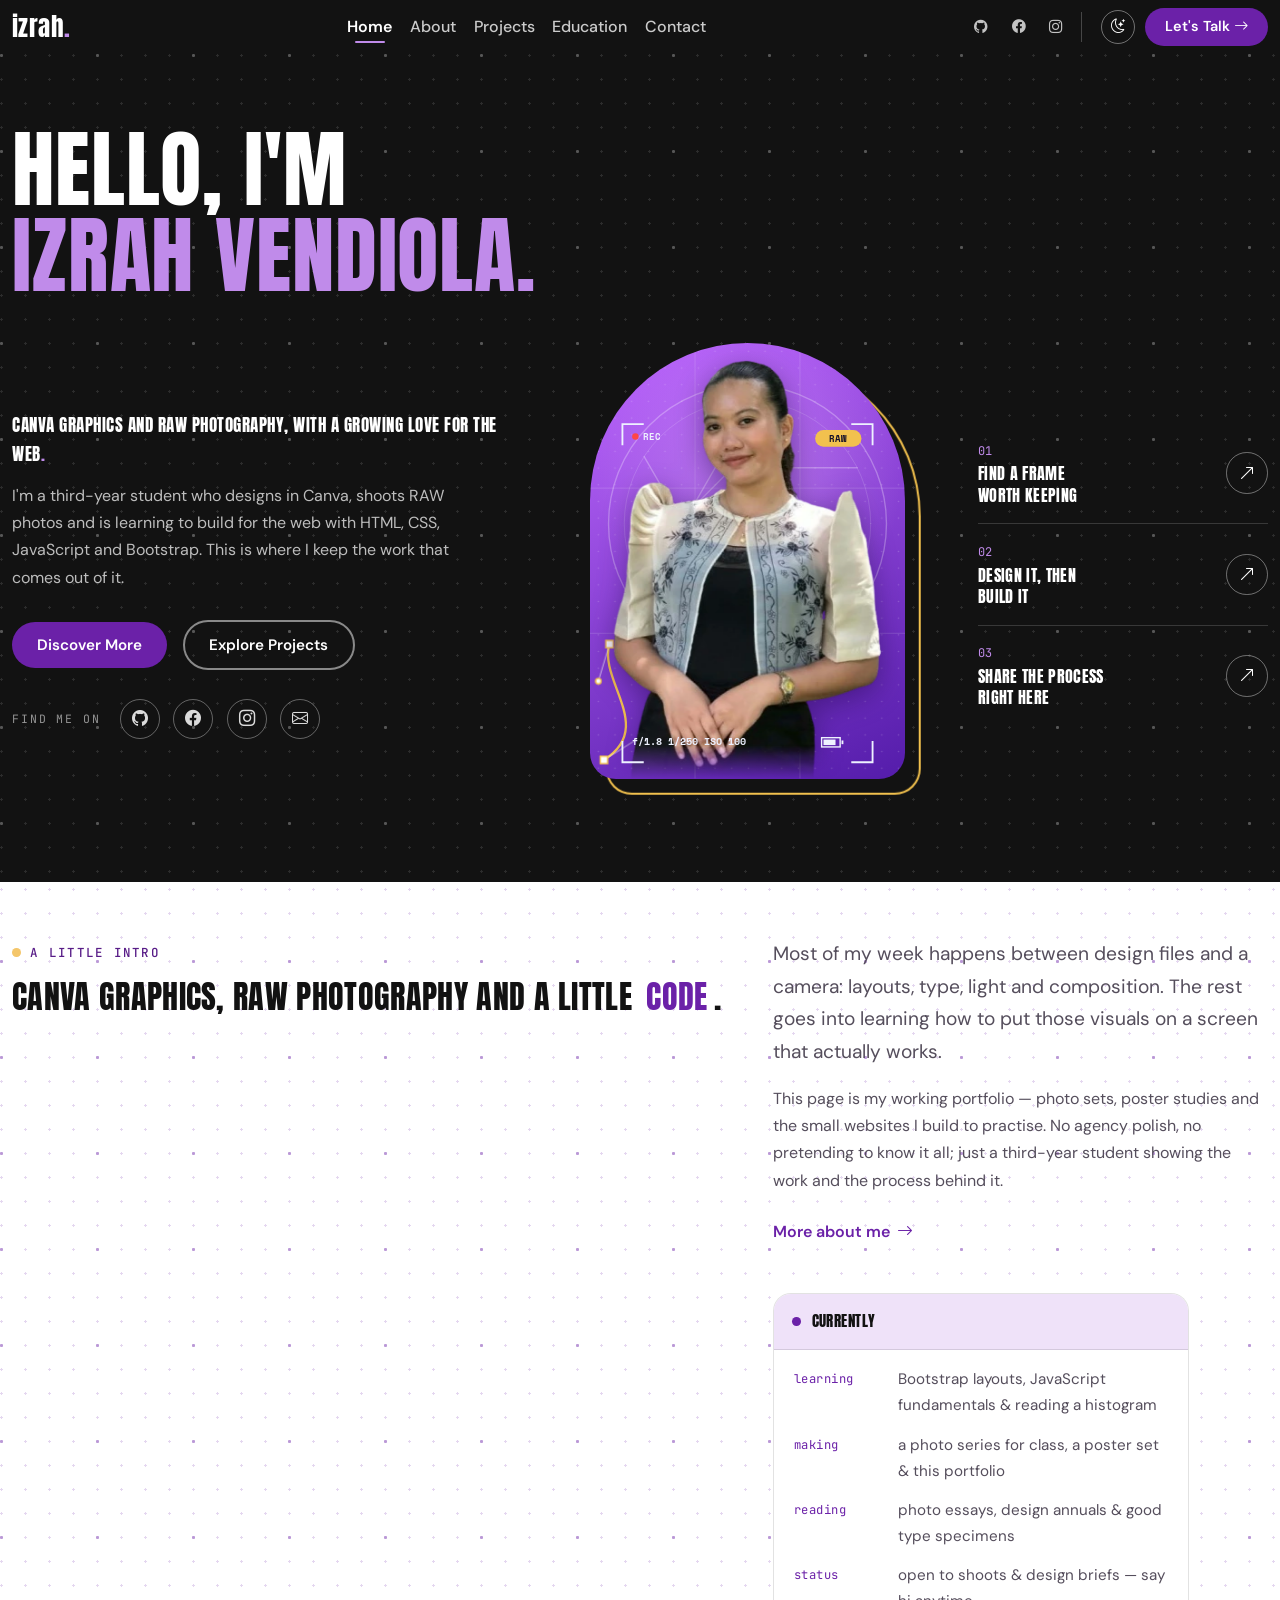
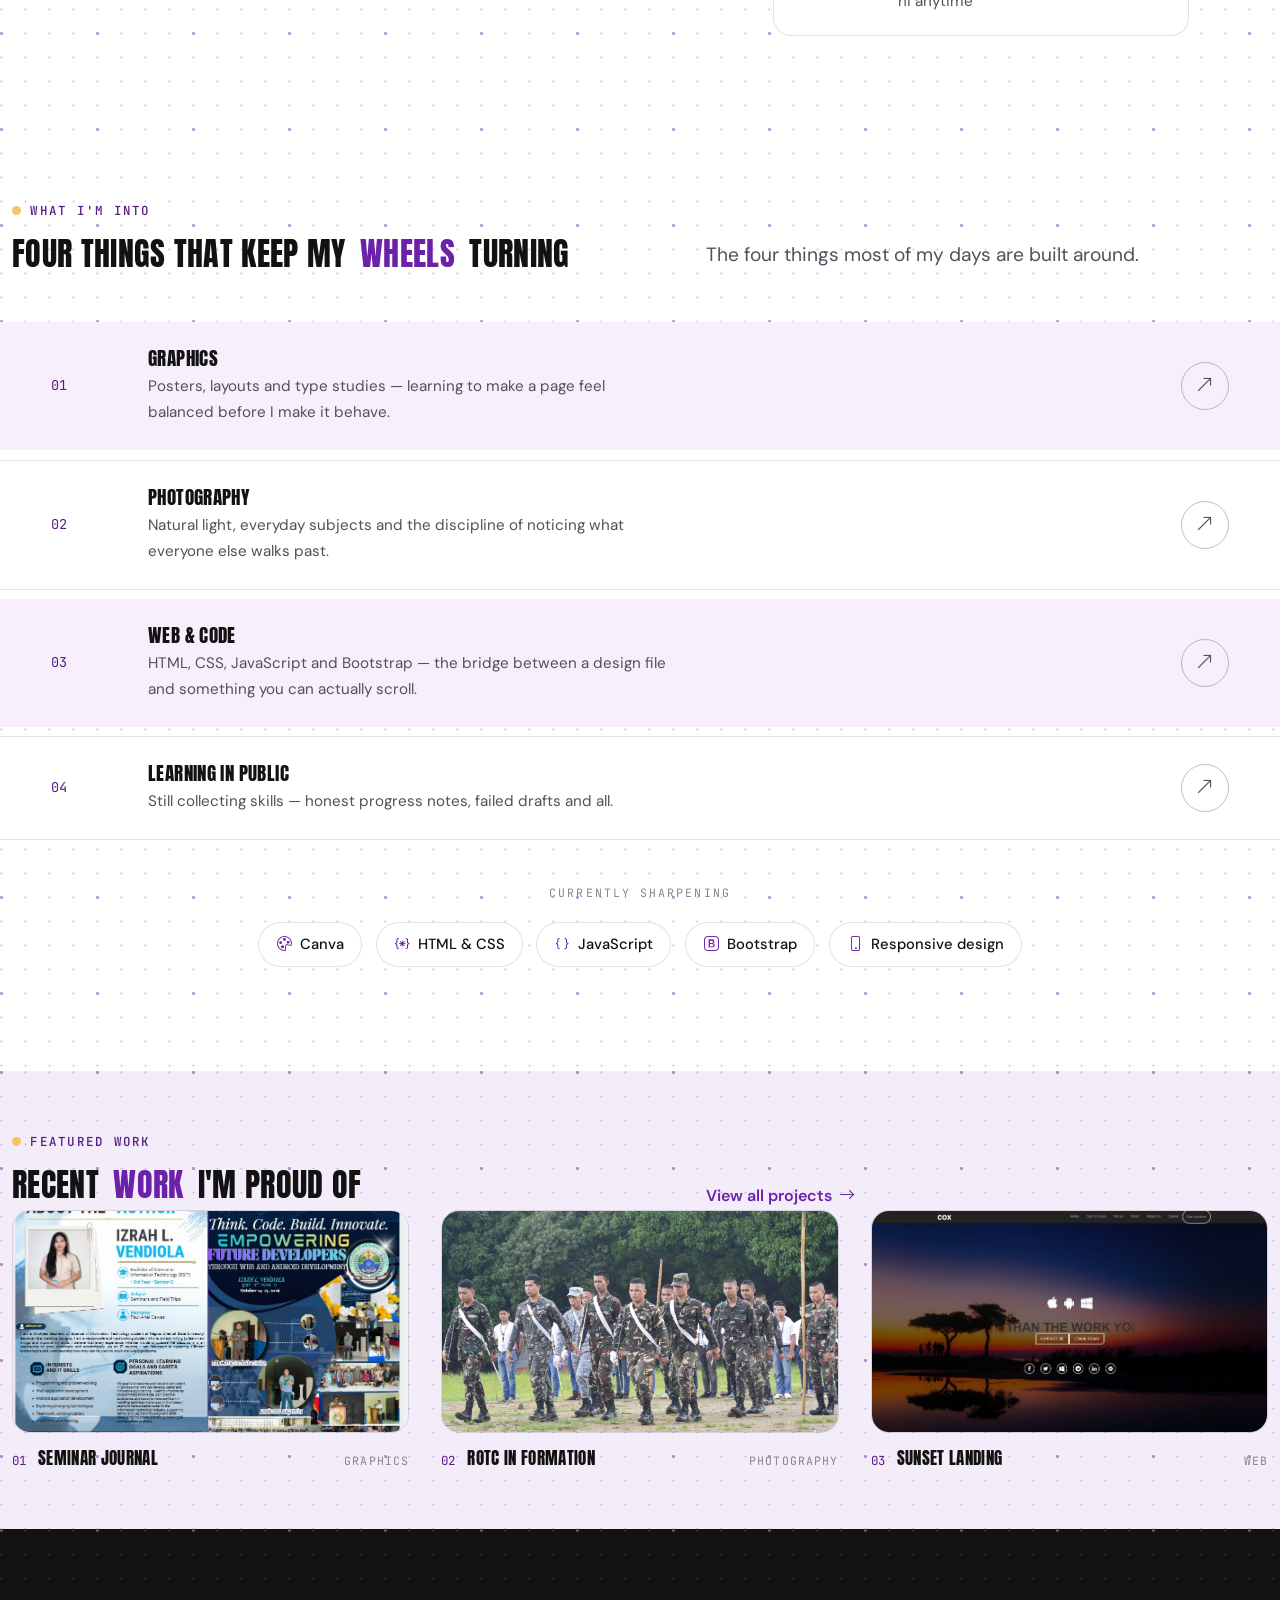
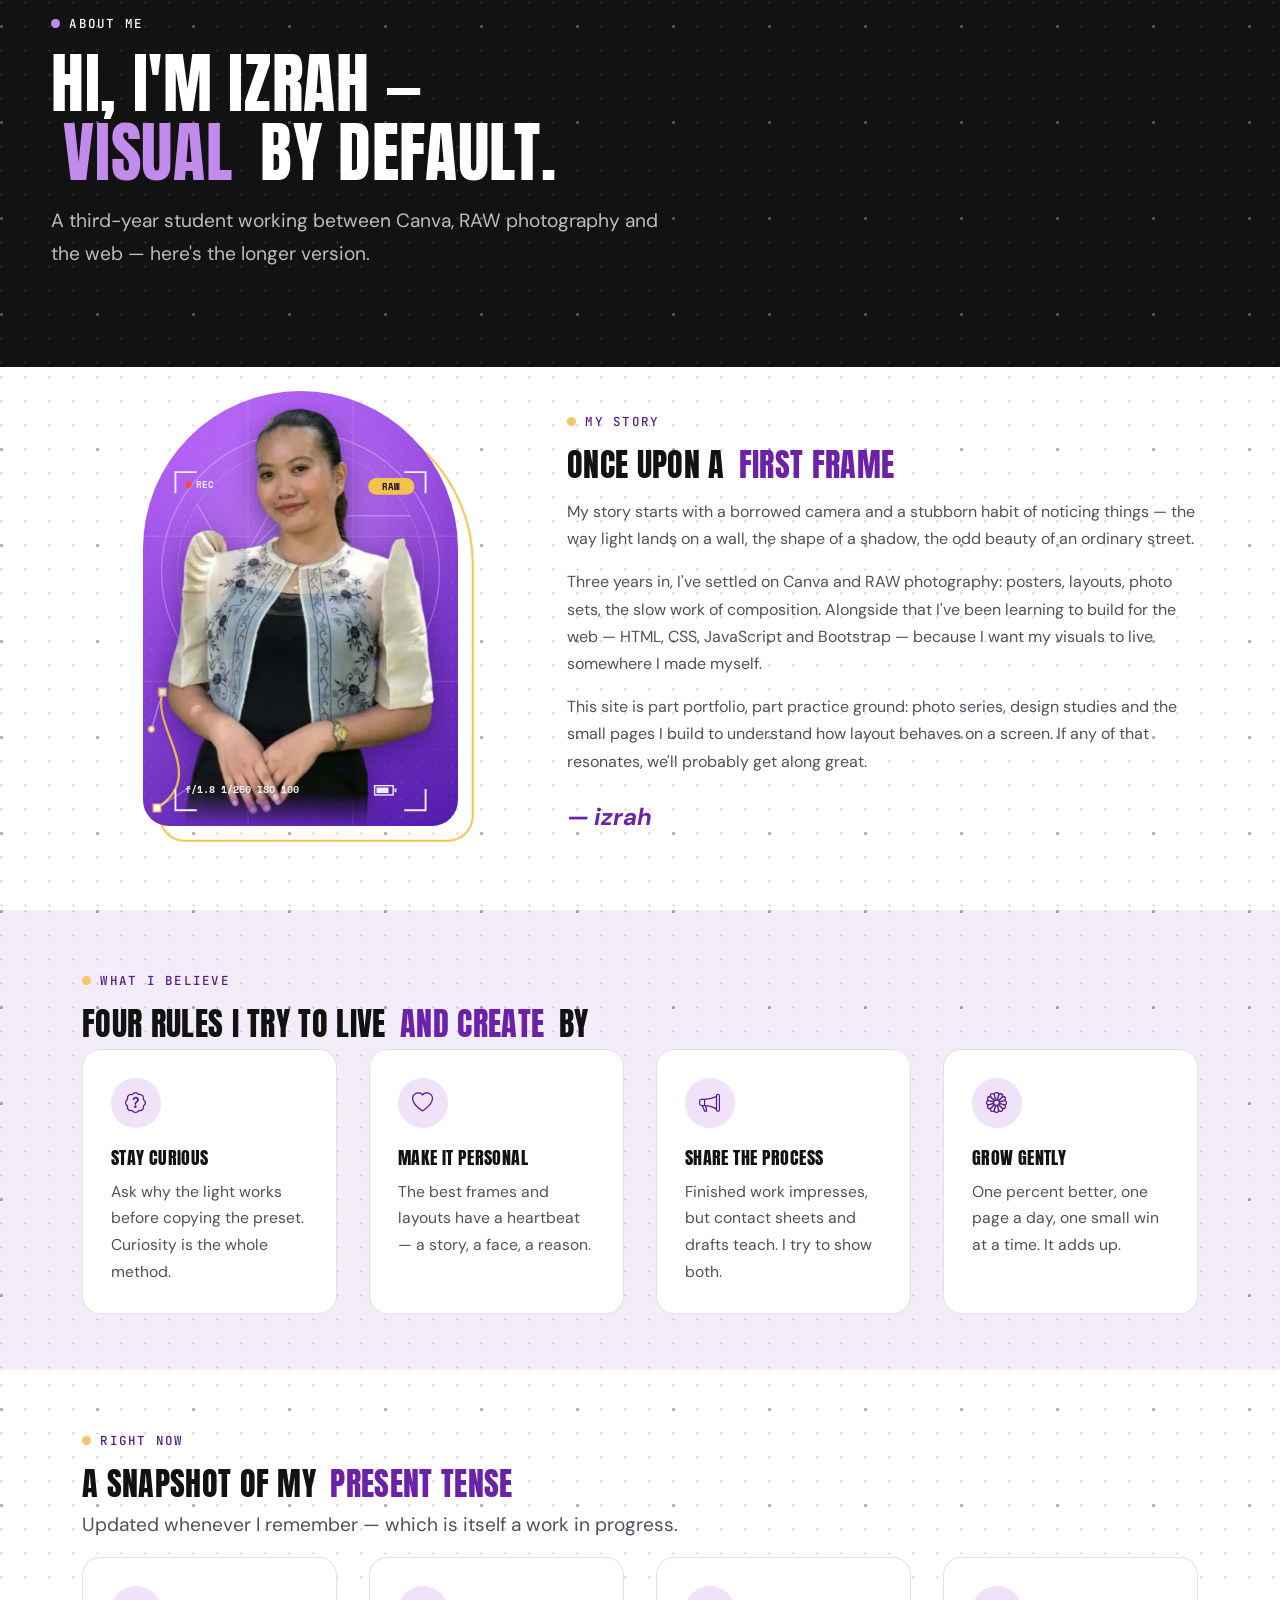
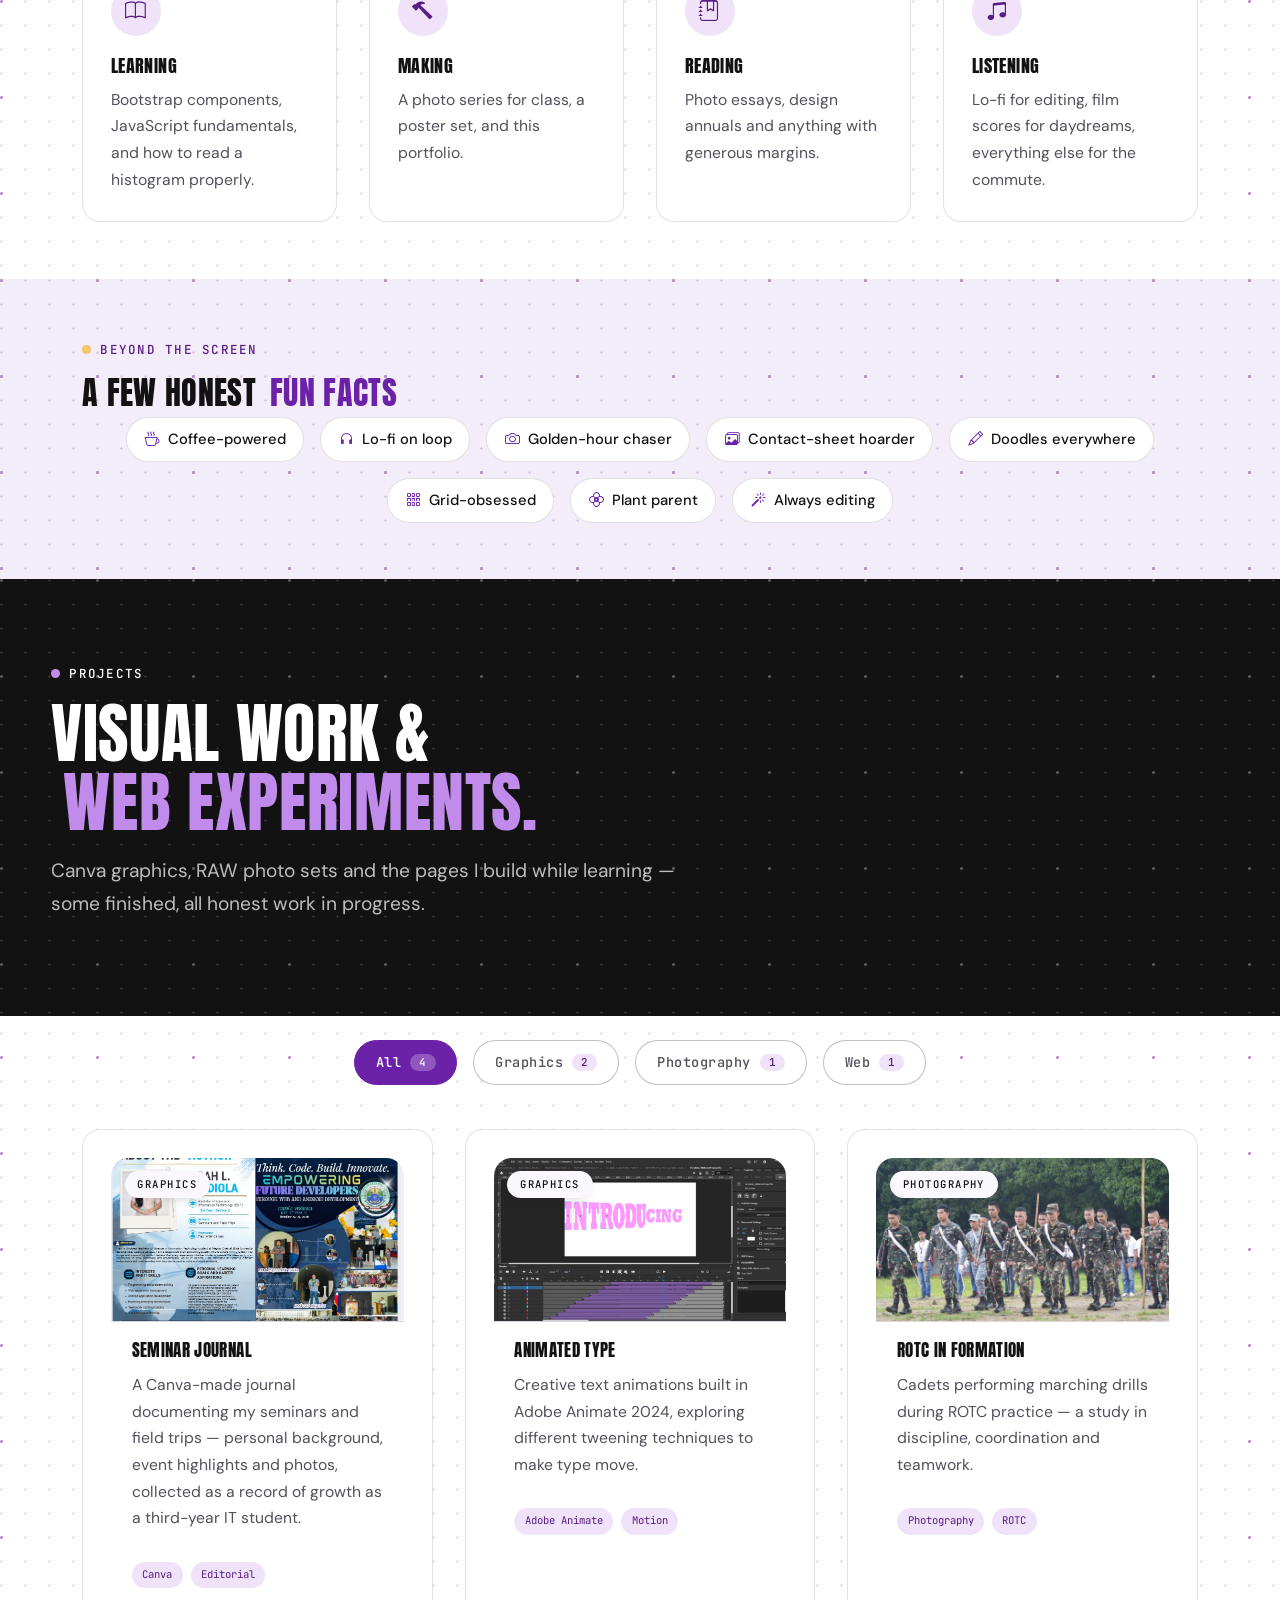
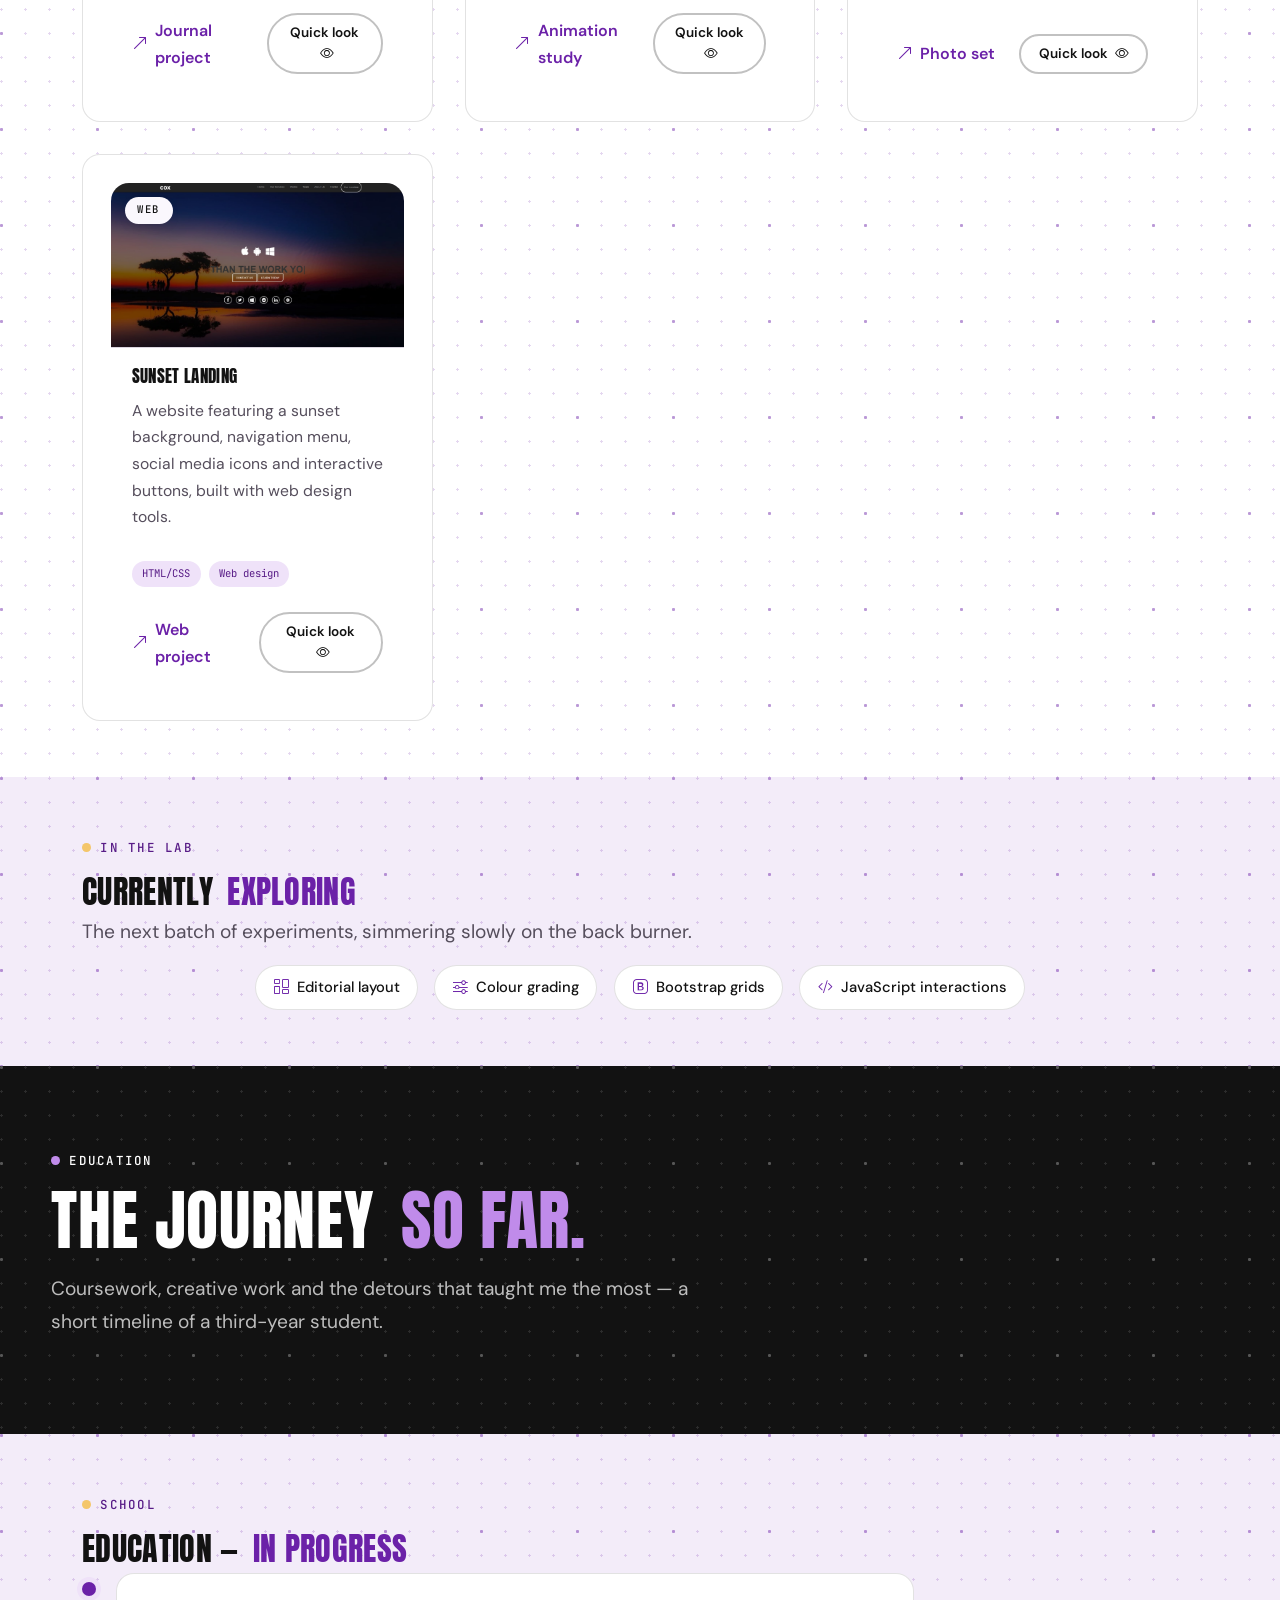
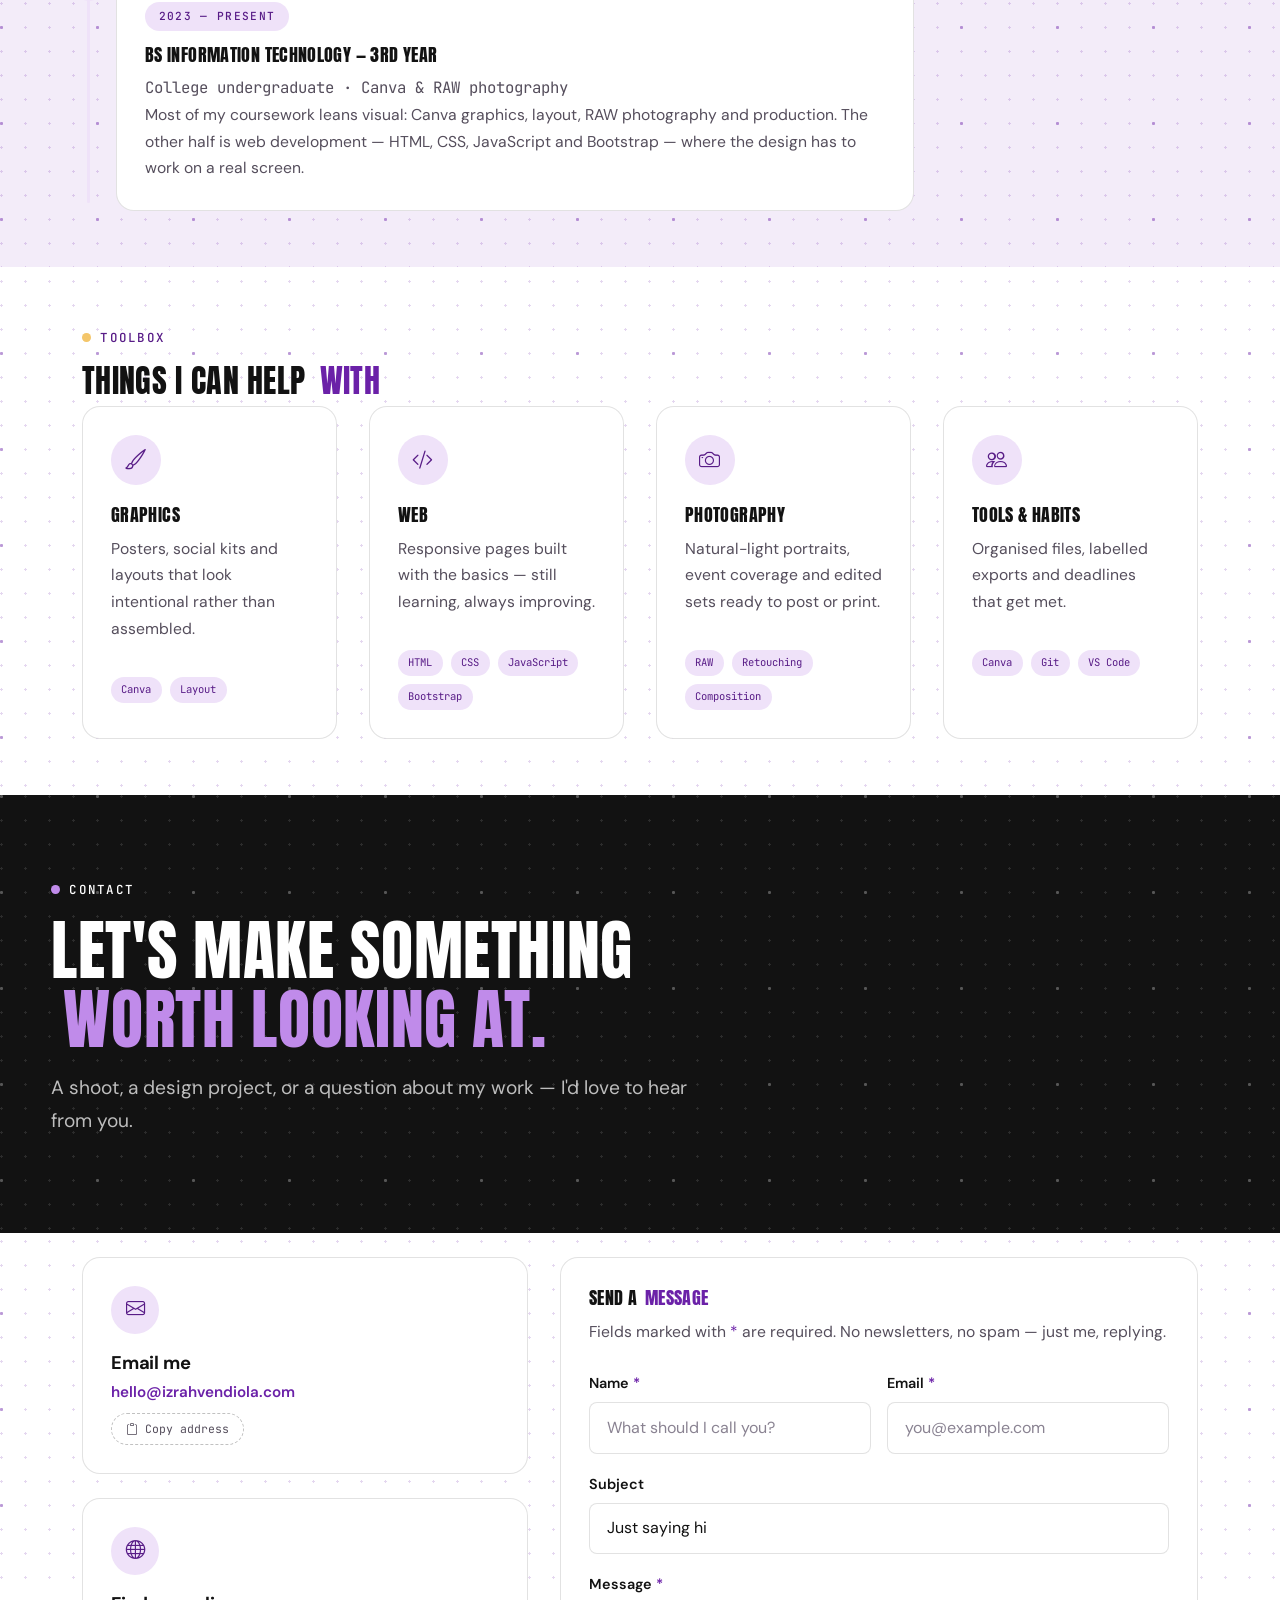
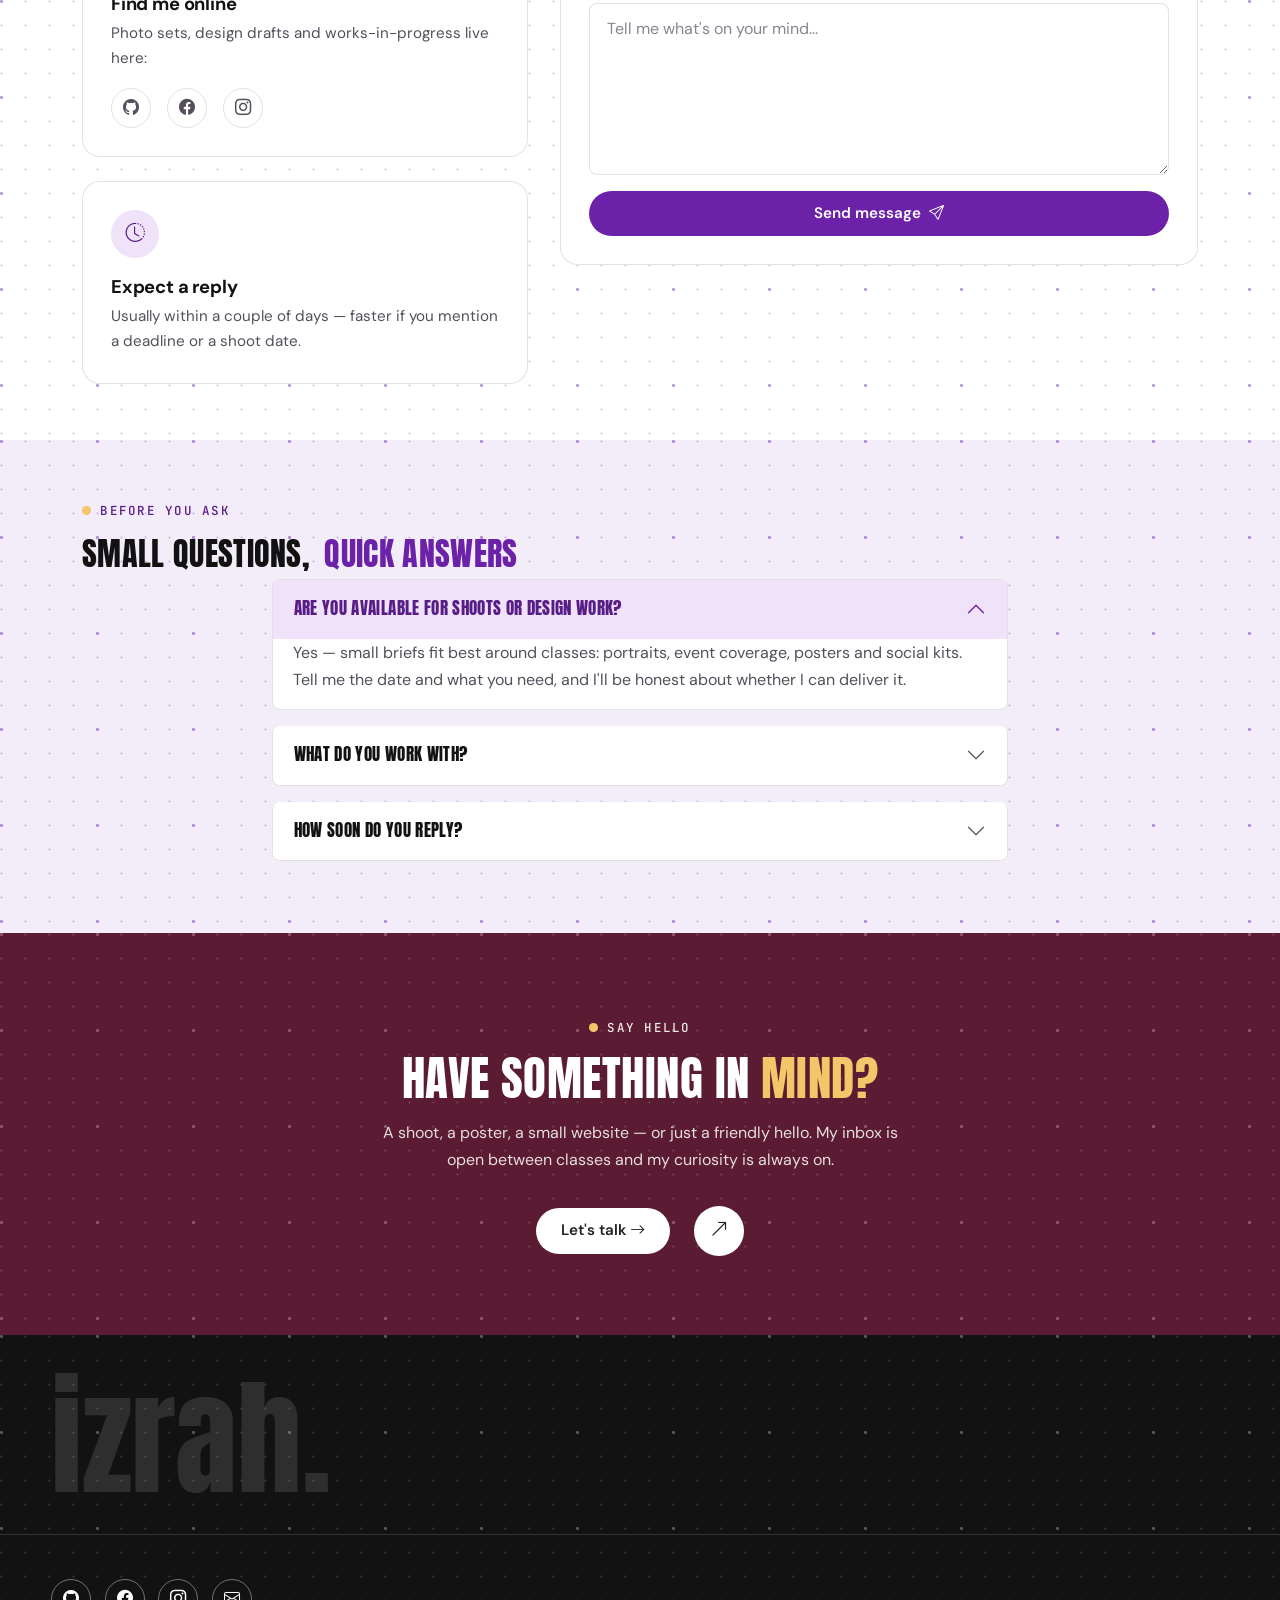
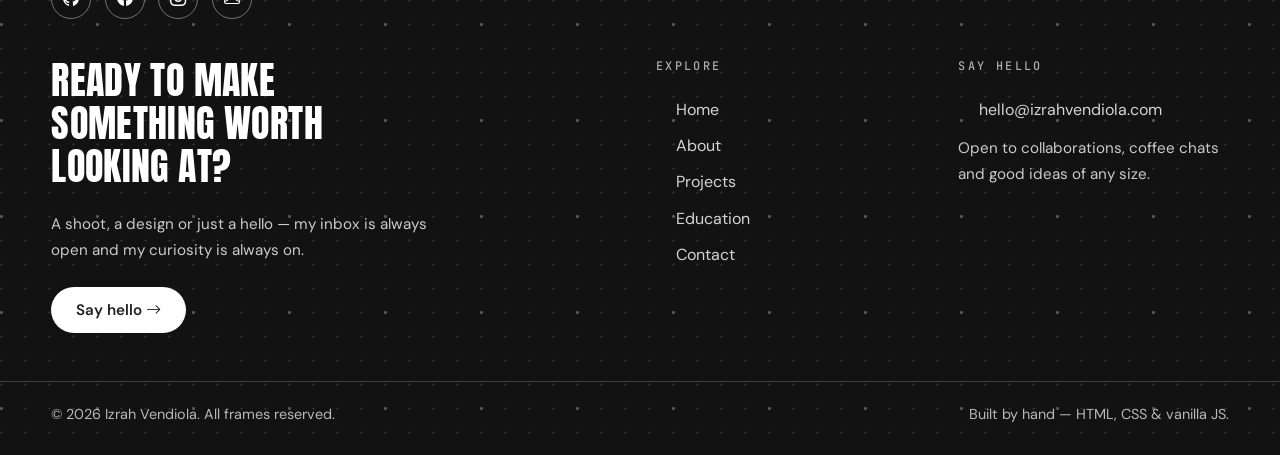
<file: pages/about.html>
<!DOCTYPE html>
<!-- Legacy URL: redirects to the About section on the home page. -->
<html lang="en">
<head>
  <meta charset="UTF-8">
  <meta name="viewport" content="width=device-width, initial-scale=1">
  <title>About — Izrah Vendiola</title>
  <meta name="robots" content="noindex">
  <link rel="canonical" href="../index.html#about">
  <meta http-equiv="refresh" content="0; url=../index.html#about">
  <script>
    location.replace("../index.html#about");
  </script>
  <link rel="stylesheet" href="../assets/css/redirect.css">
</head>
<body>
  <main class="redirect">
    <p class="eyebrow">This page has moved</p>
    <h1>About</h1>
    <p>Everything now lives on the home page in one scrolling story — taking you there now.</p>
    <a href="../index.html#about">Continue to the About section →</a>
  </main>
</body>
</html>
</file>
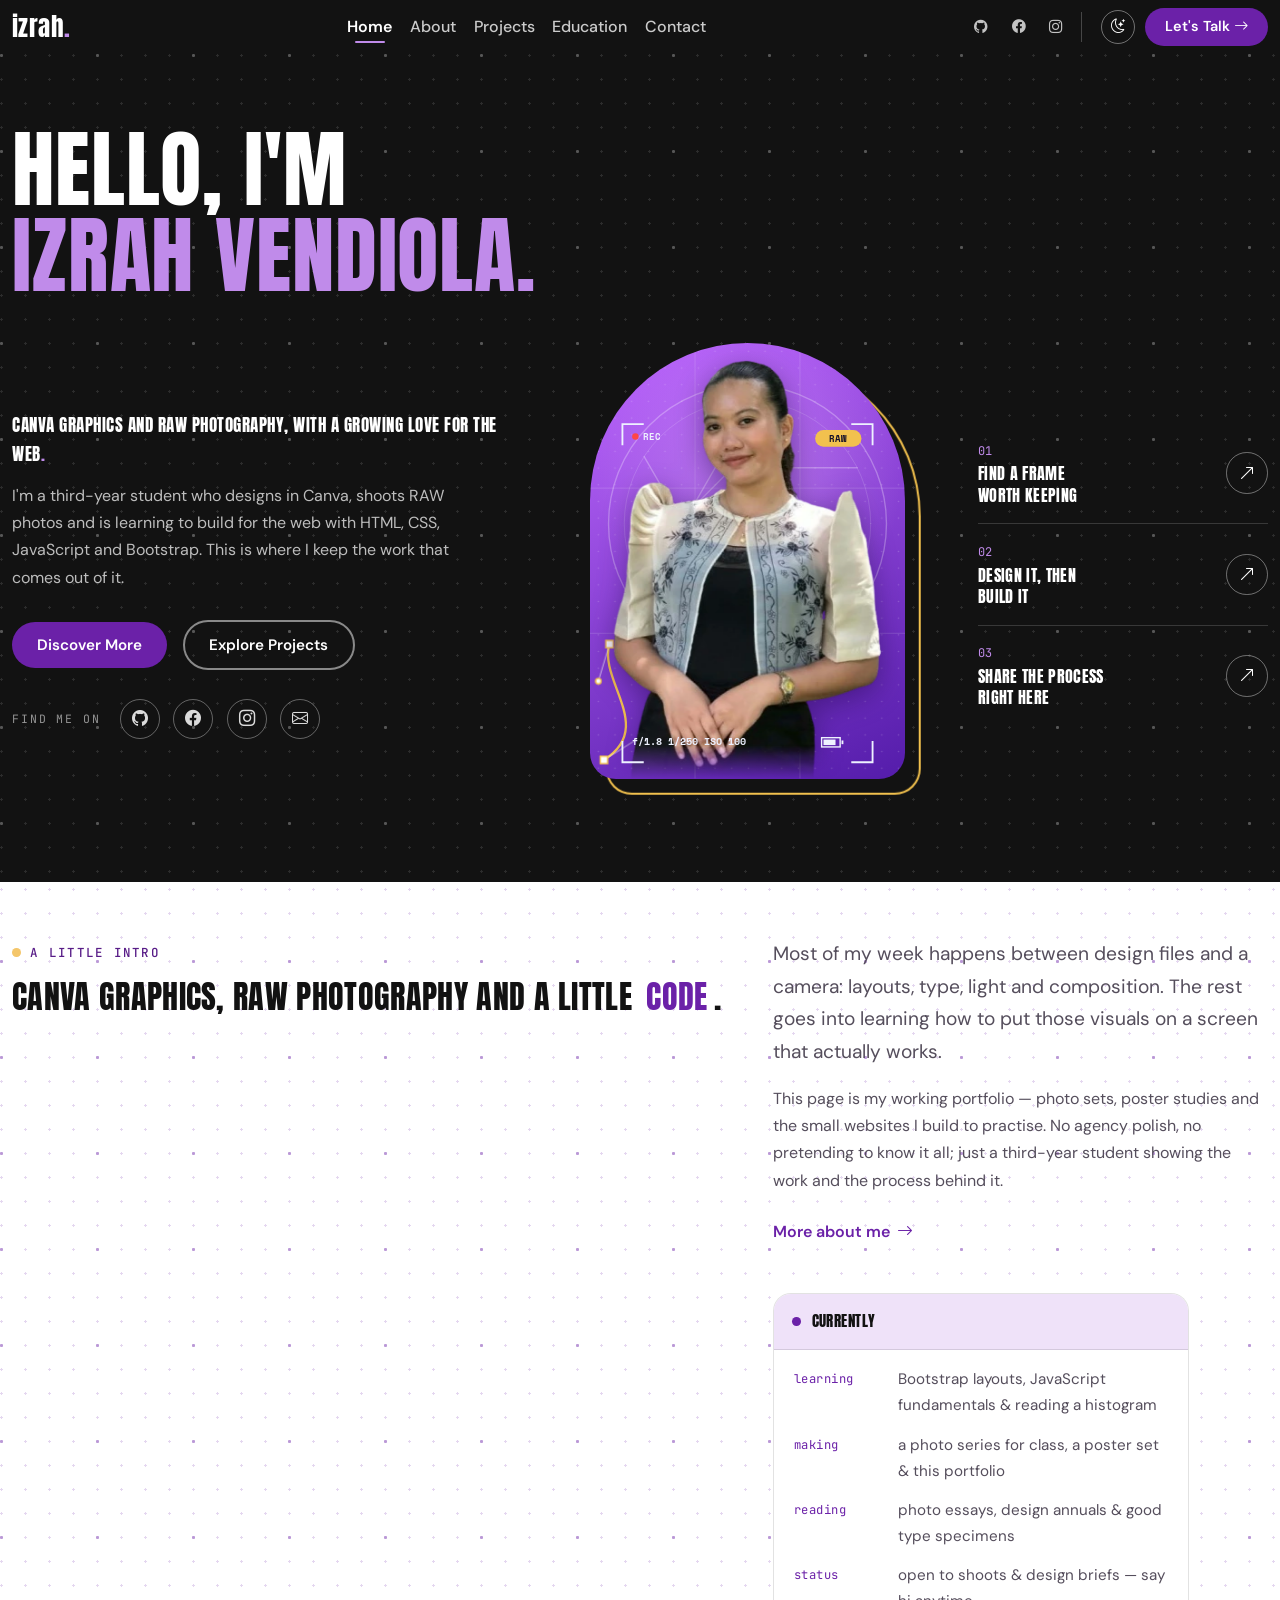
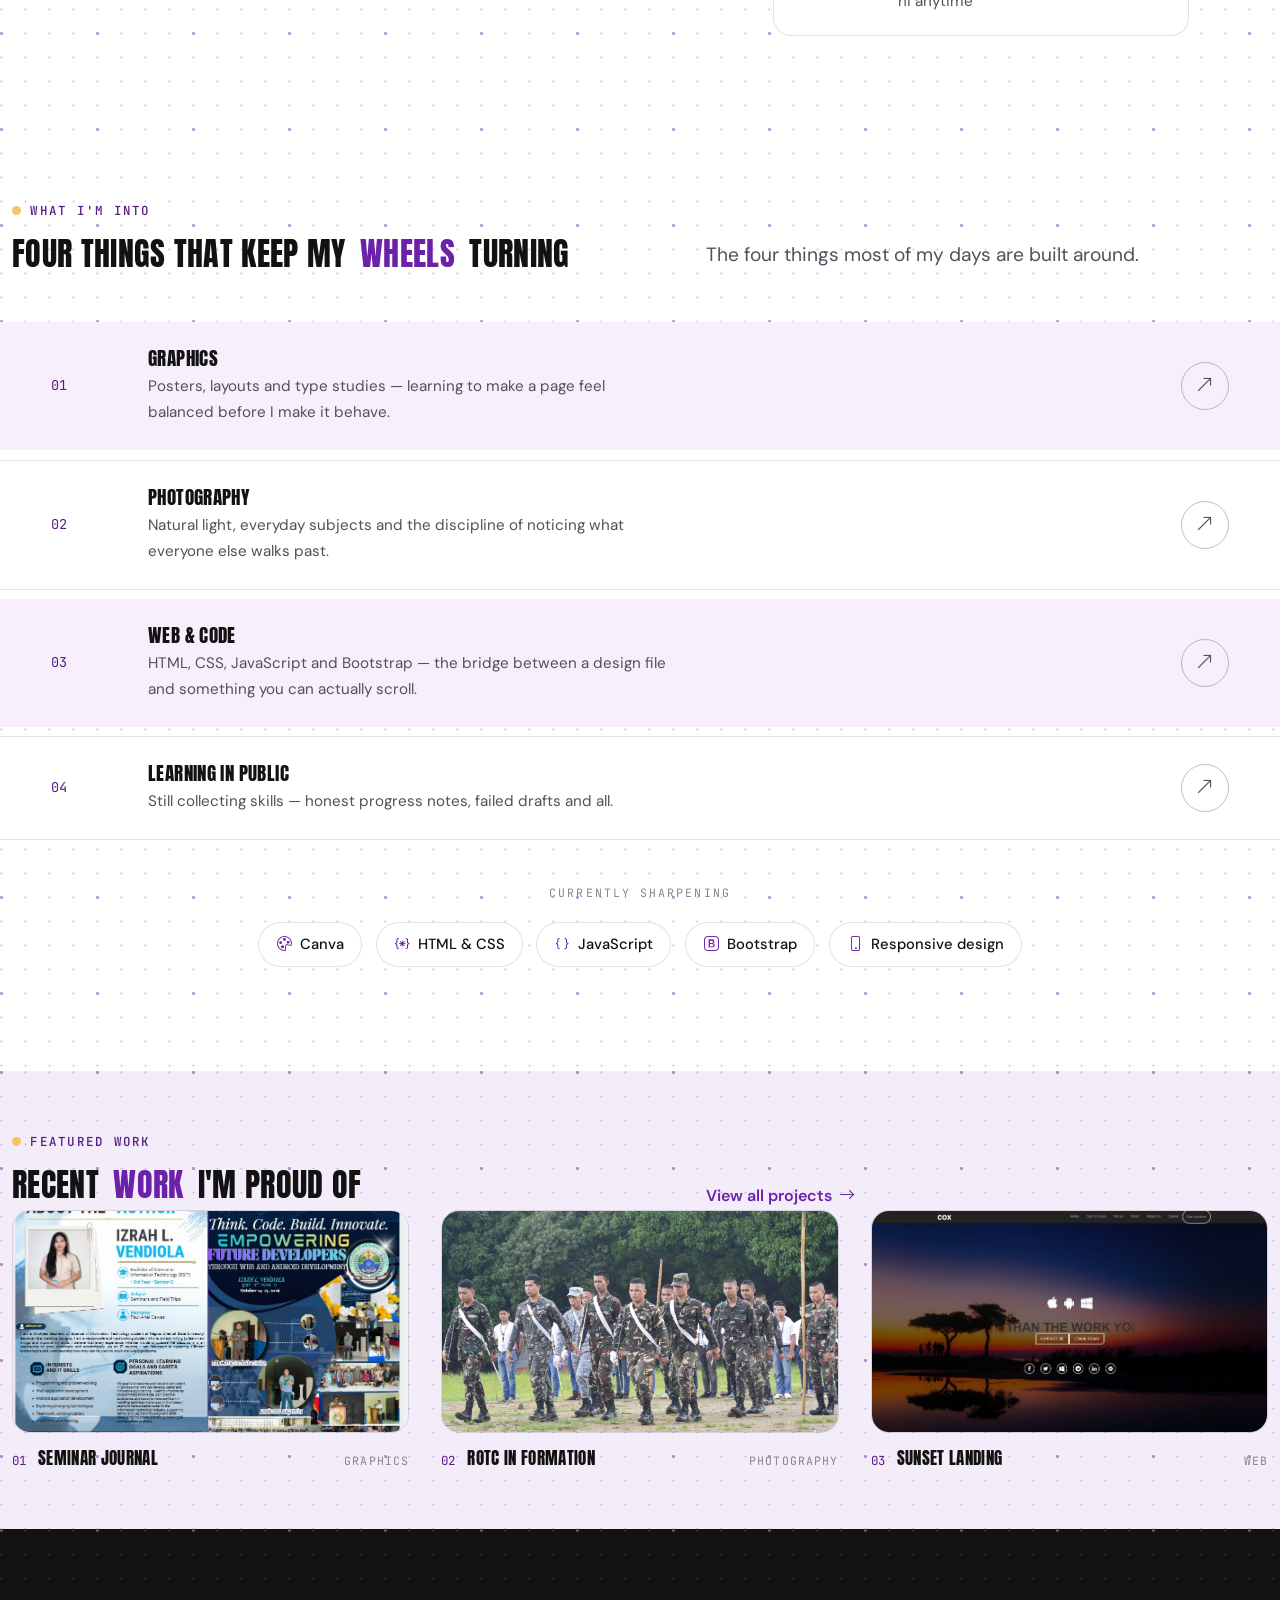
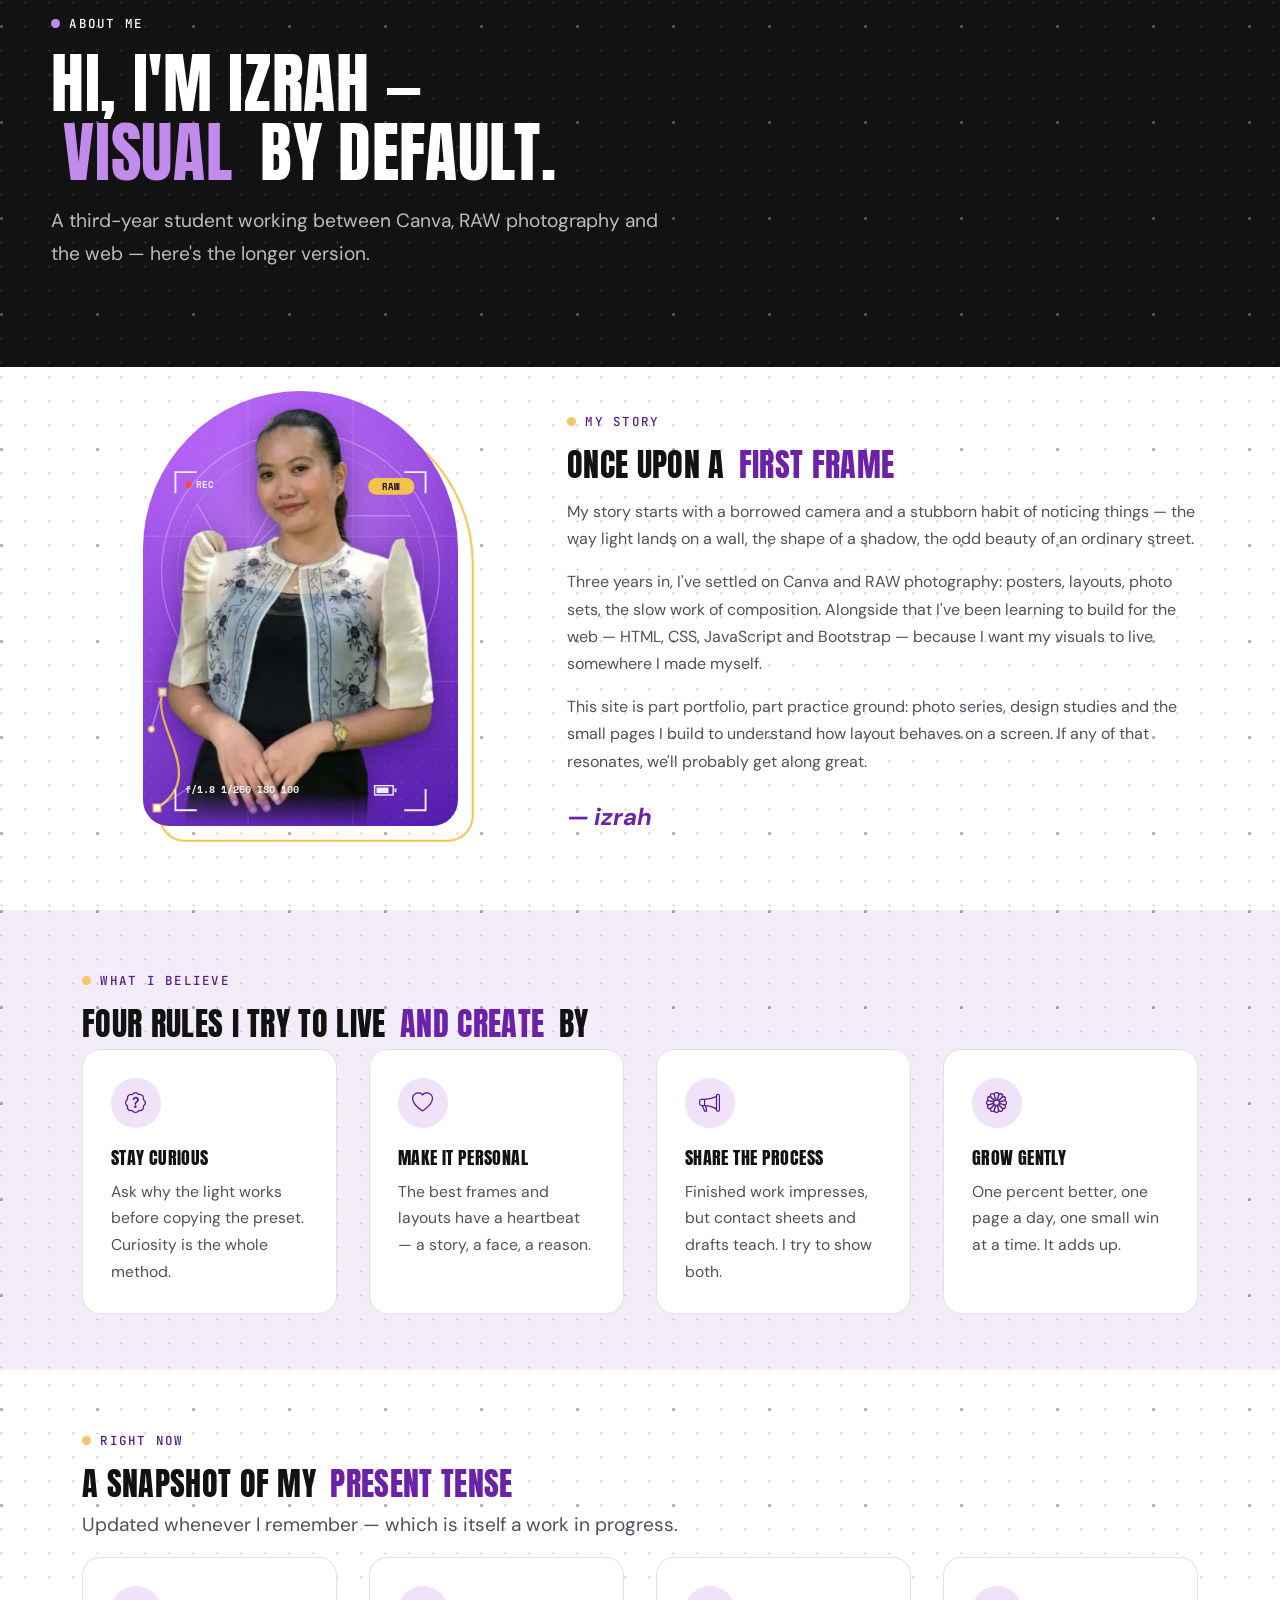
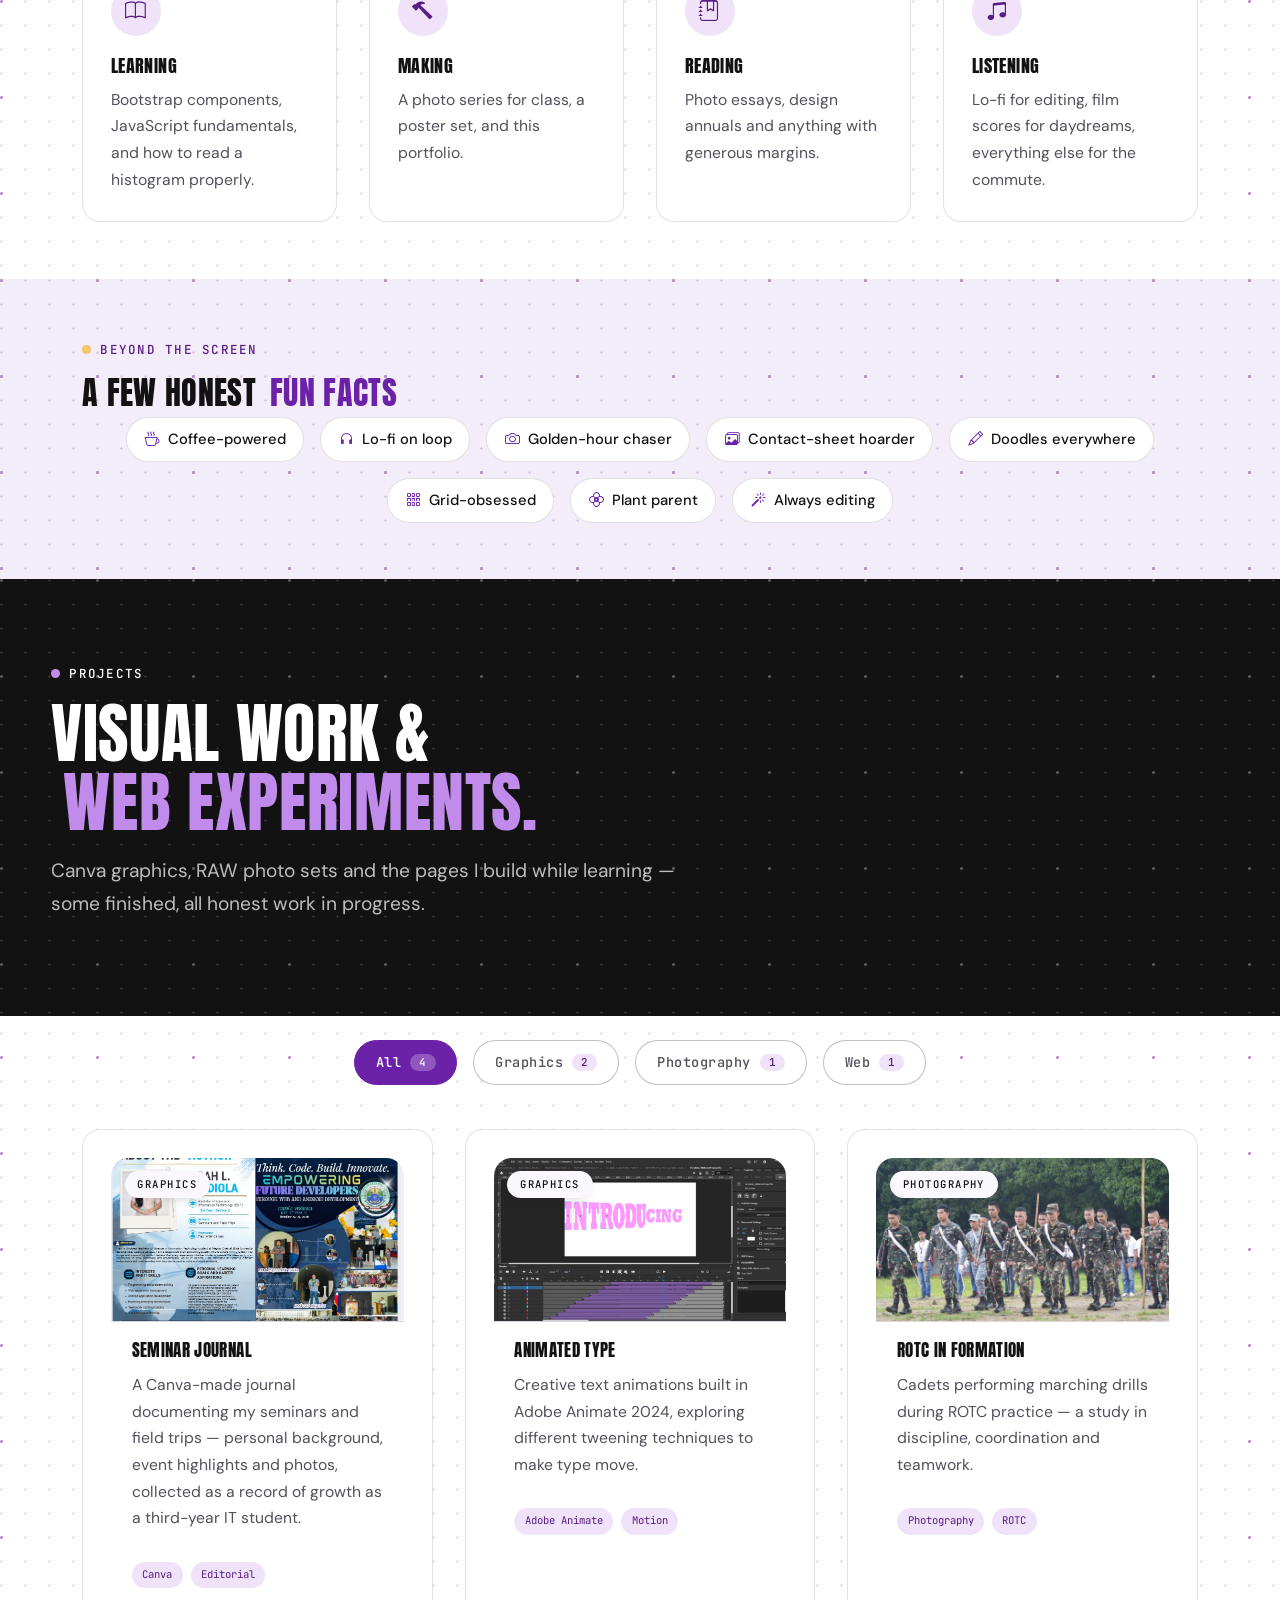
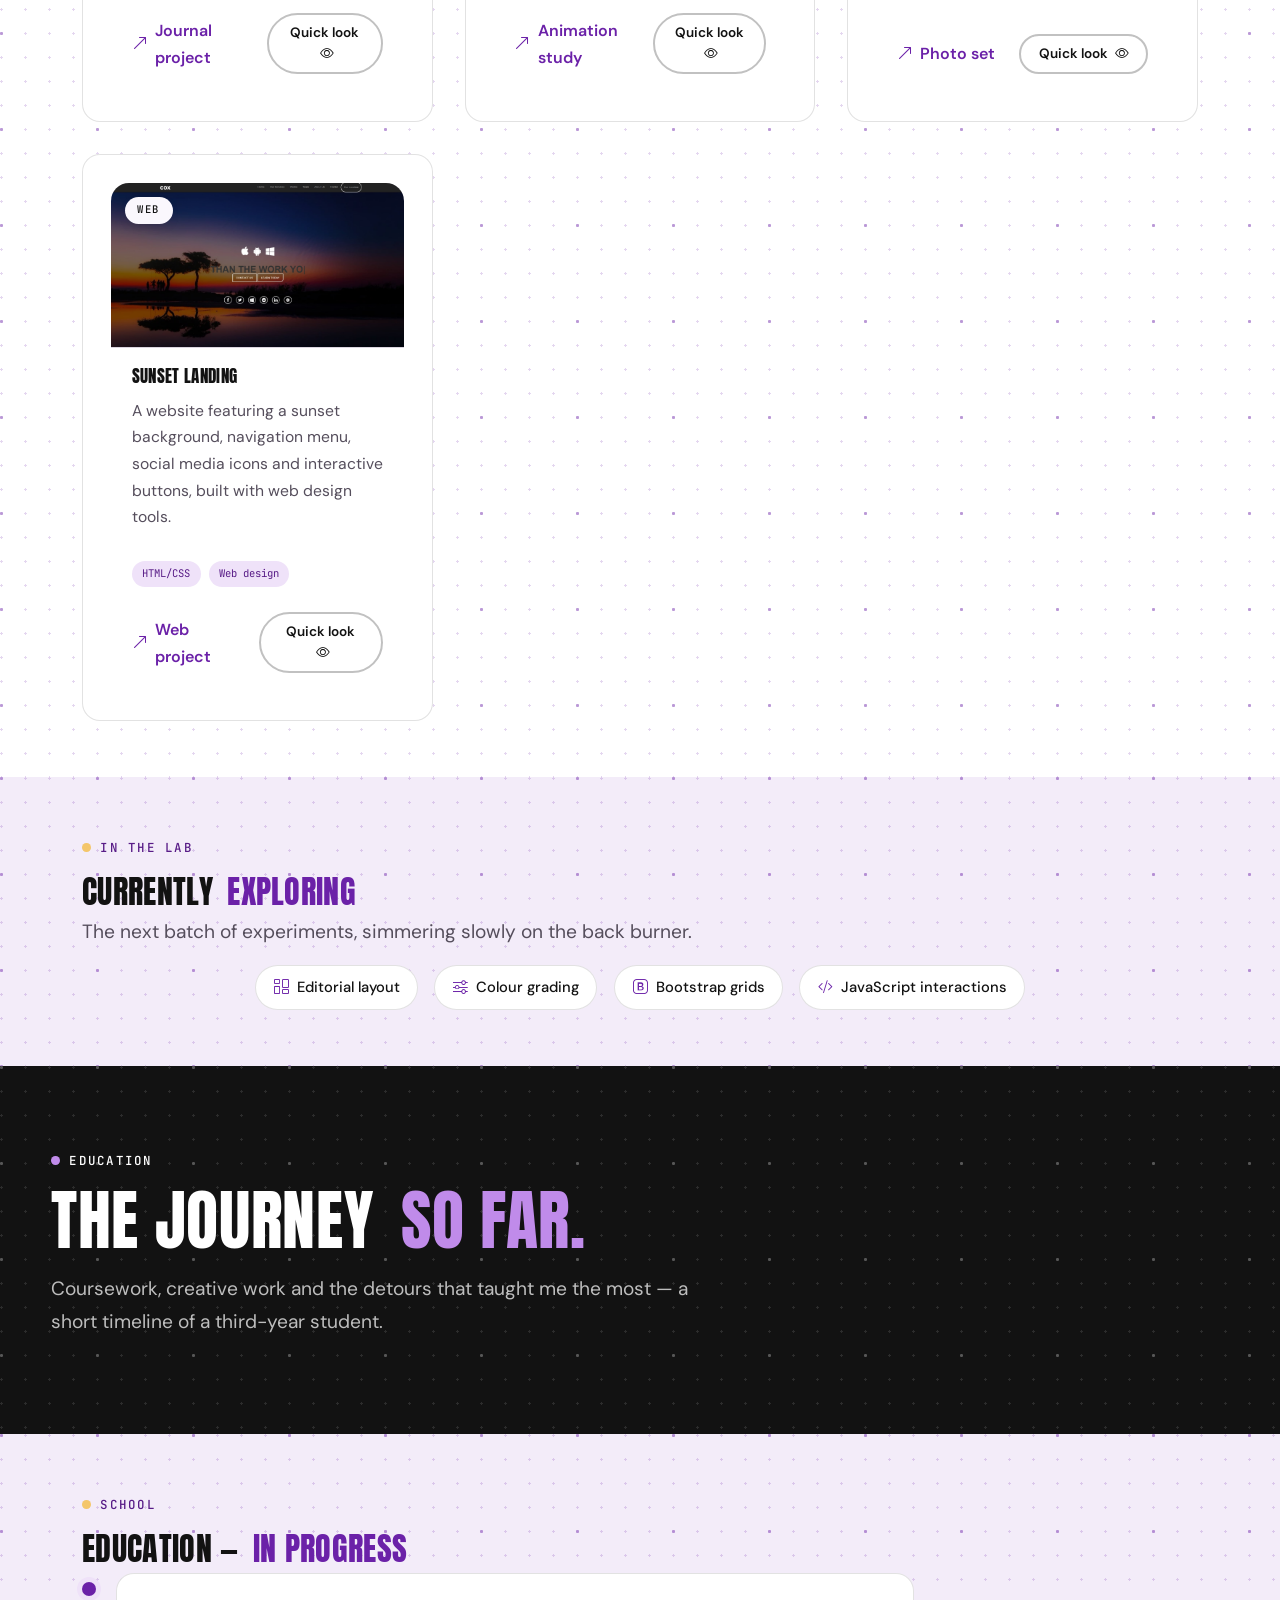
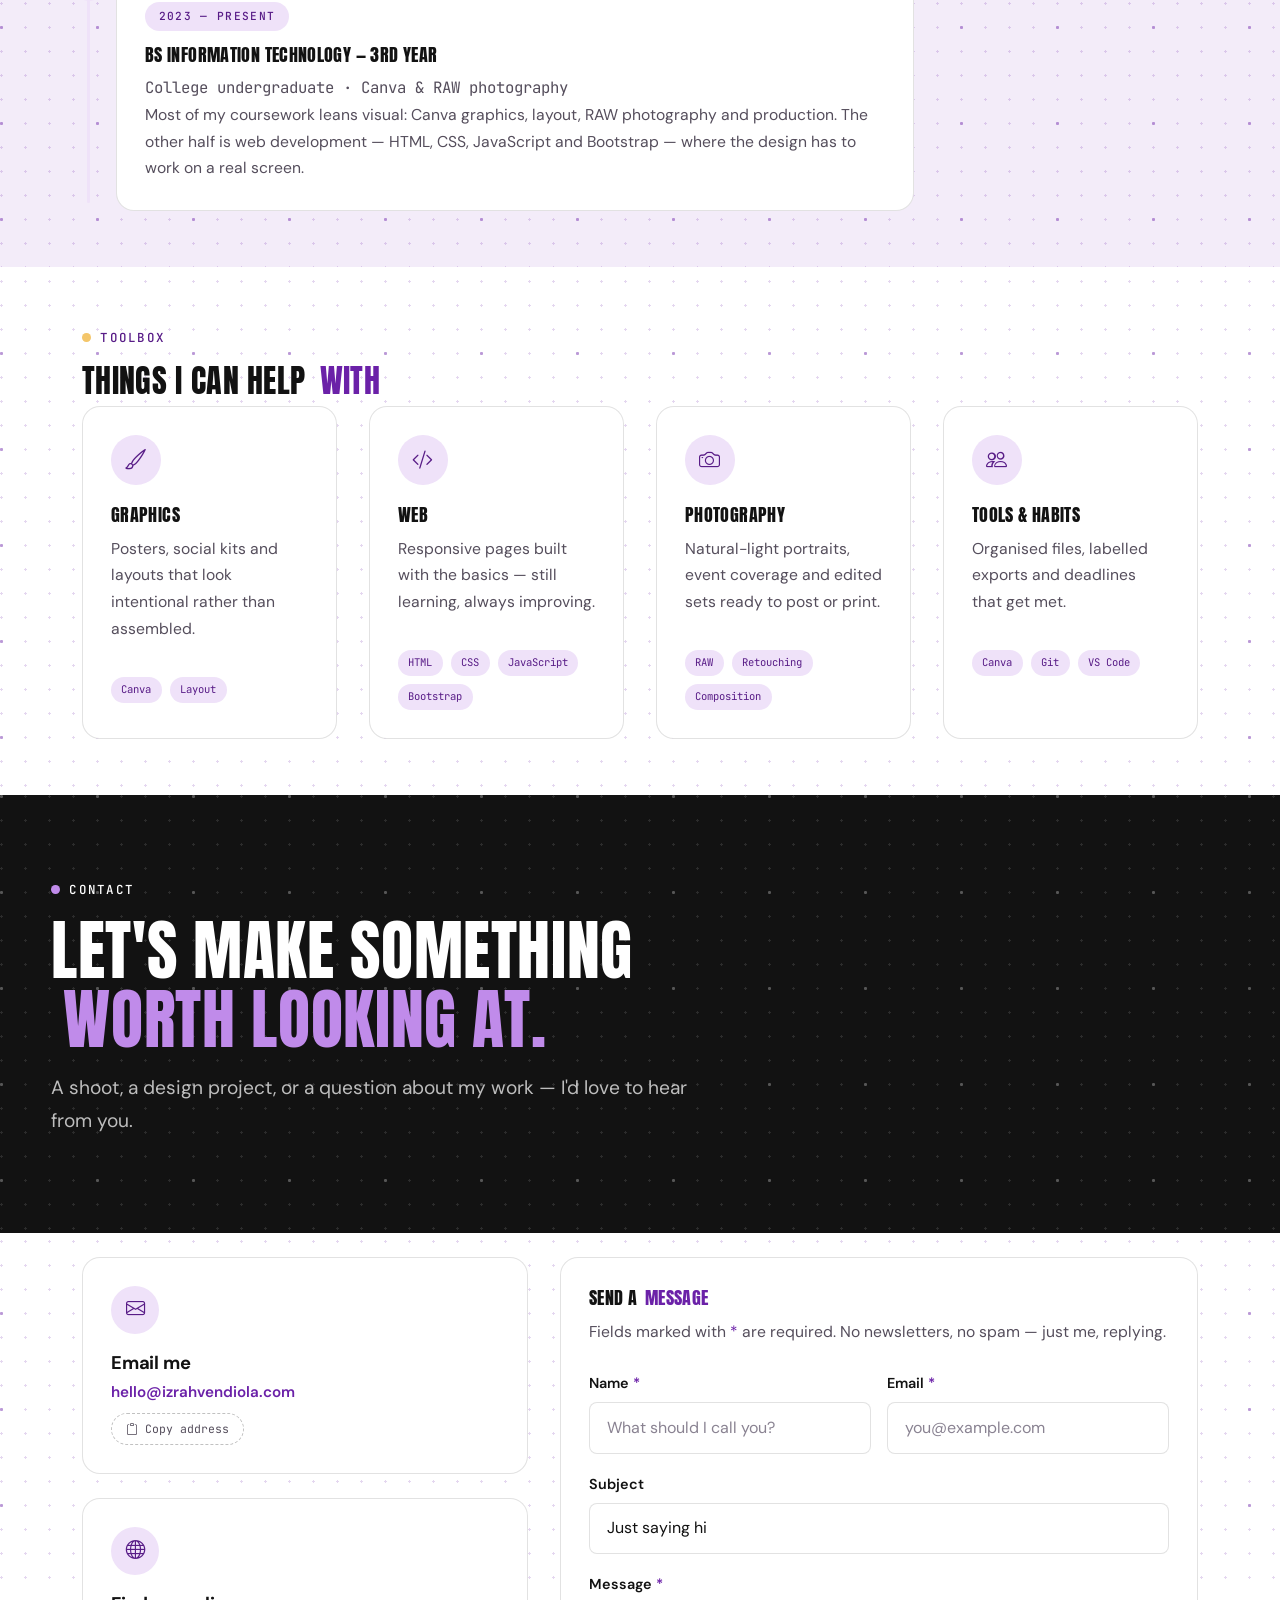
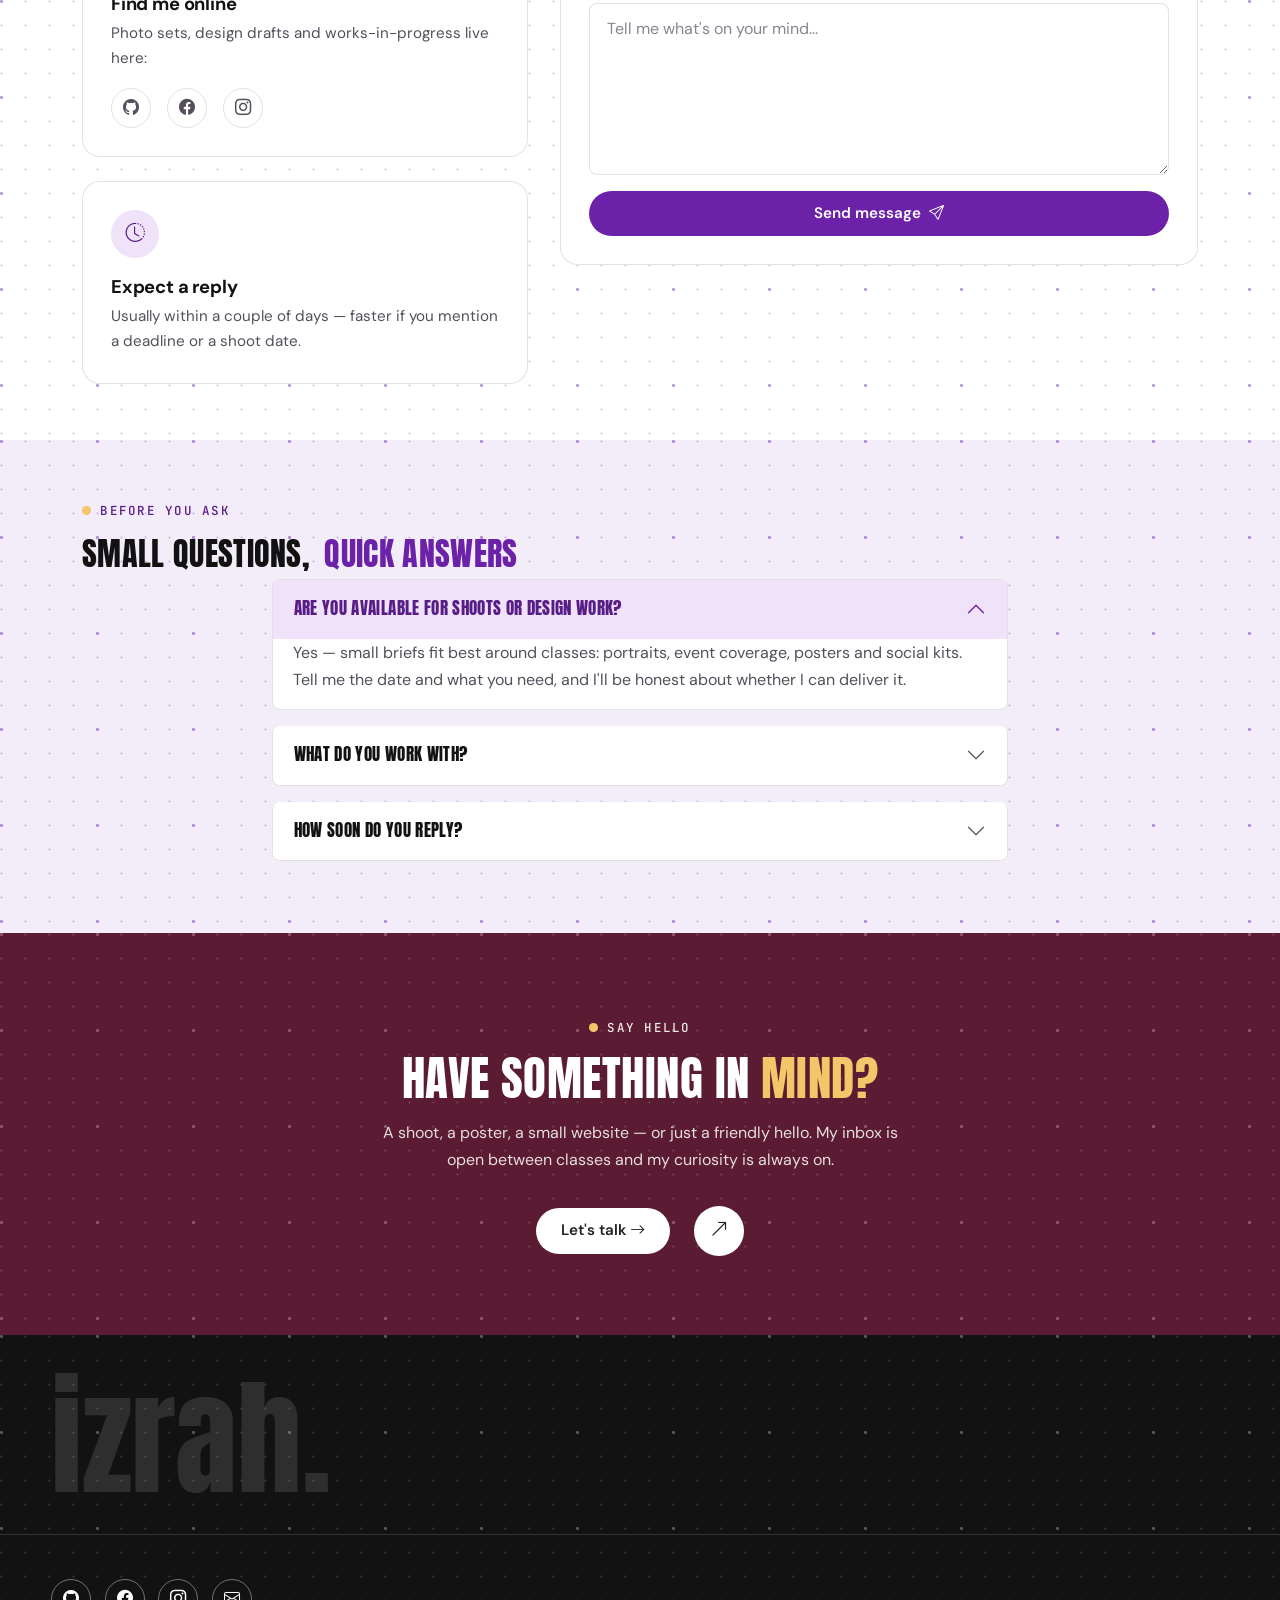
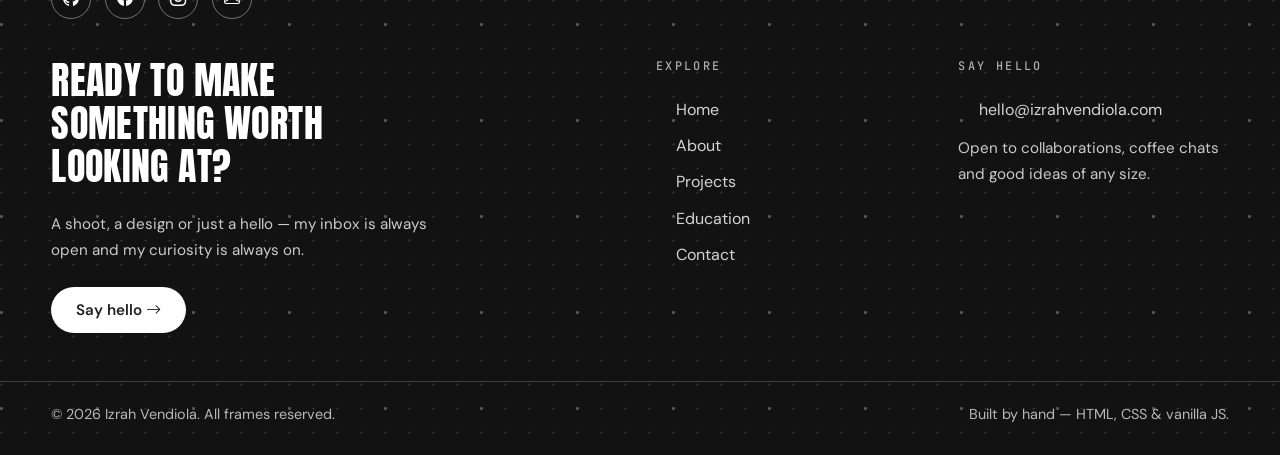
<file: pages/contact.html>
<!DOCTYPE html>
<!-- Legacy URL: redirects to the Contact section on the home page. -->
<html lang="en">
<head>
  <meta charset="UTF-8">
  <meta name="viewport" content="width=device-width, initial-scale=1">
  <title>Contact — Izrah Vendiola</title>
  <meta name="robots" content="noindex">
  <link rel="canonical" href="../index.html#contact">
  <meta http-equiv="refresh" content="0; url=../index.html#contact">
  <script>
    location.replace("../index.html#contact");
  </script>
  <link rel="stylesheet" href="../assets/css/redirect.css">
</head>
<body>
  <main class="redirect">
    <p class="eyebrow">This page has moved</p>
    <h1>Contact</h1>
    <p>Everything now lives on the home page in one scrolling story — taking you there now.</p>
    <a href="../index.html#contact">Continue to the Contact section →</a>
  </main>
</body>
</html>
</file>
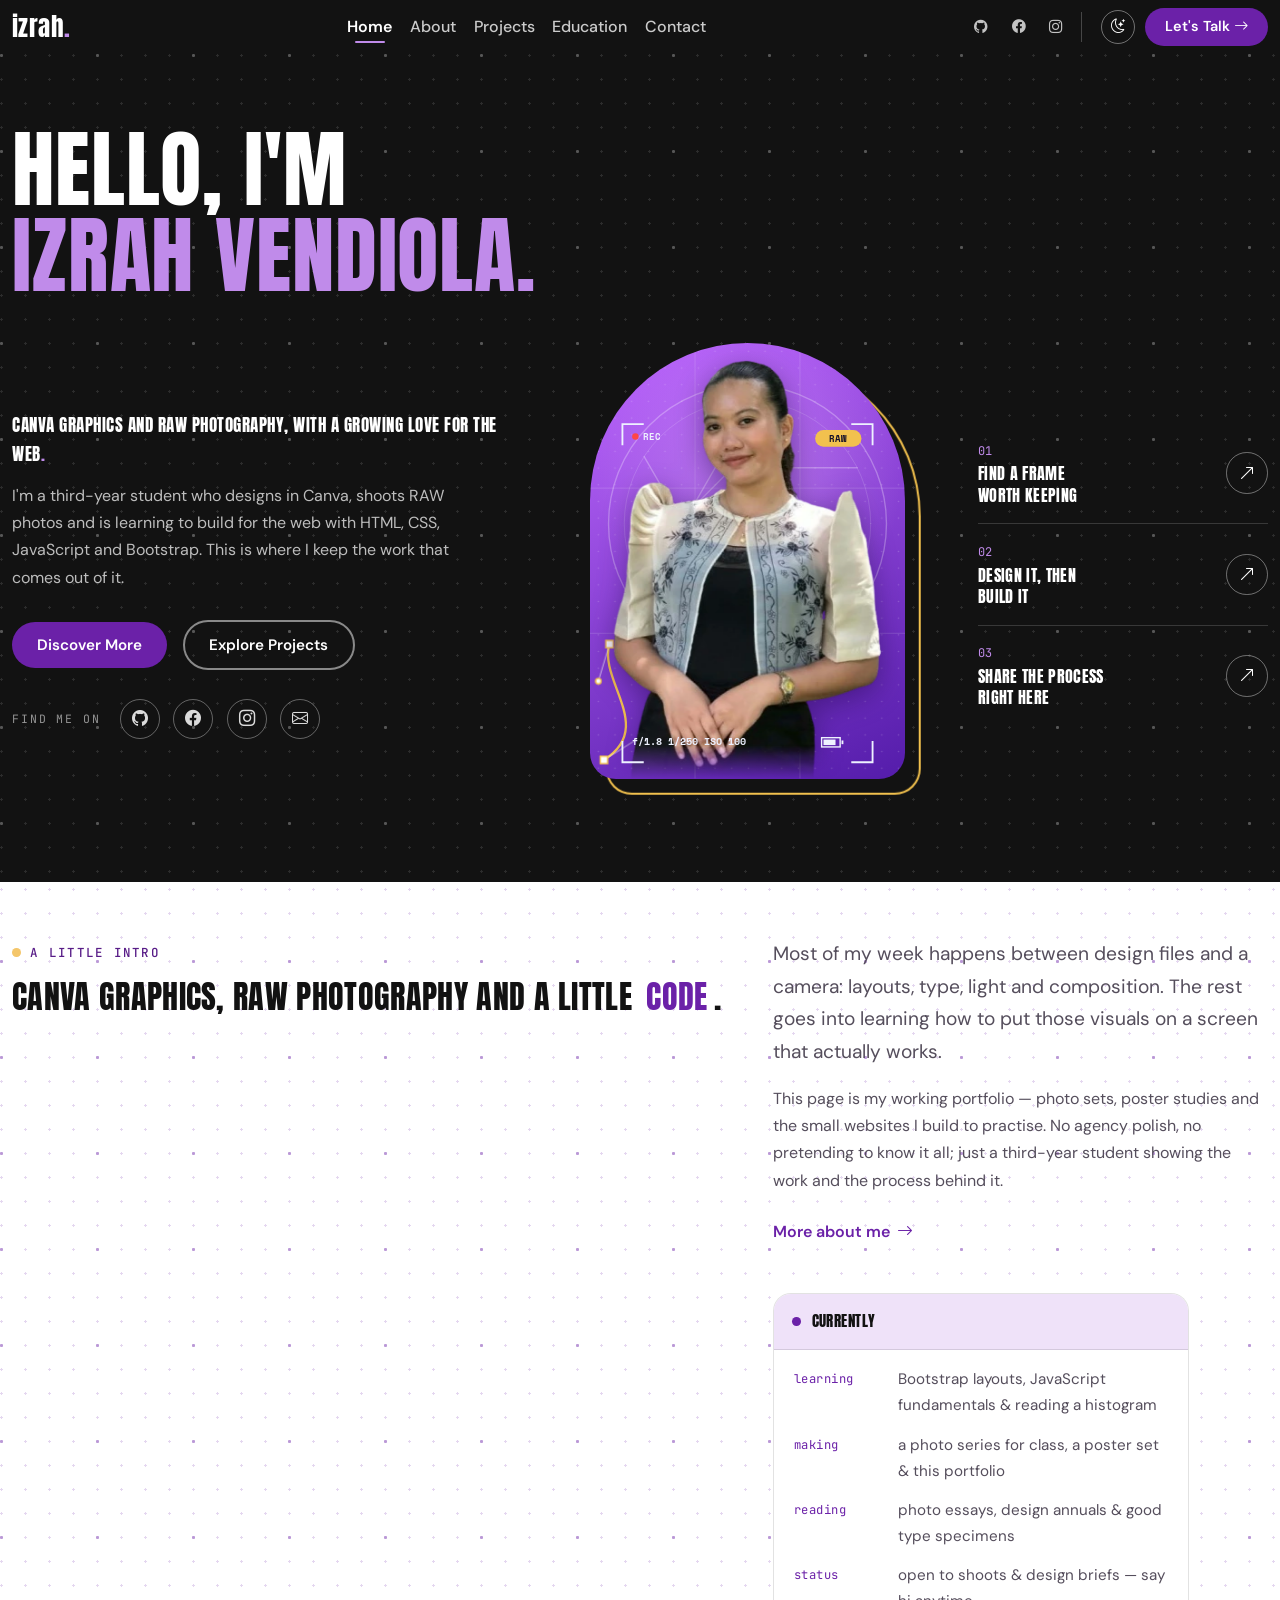
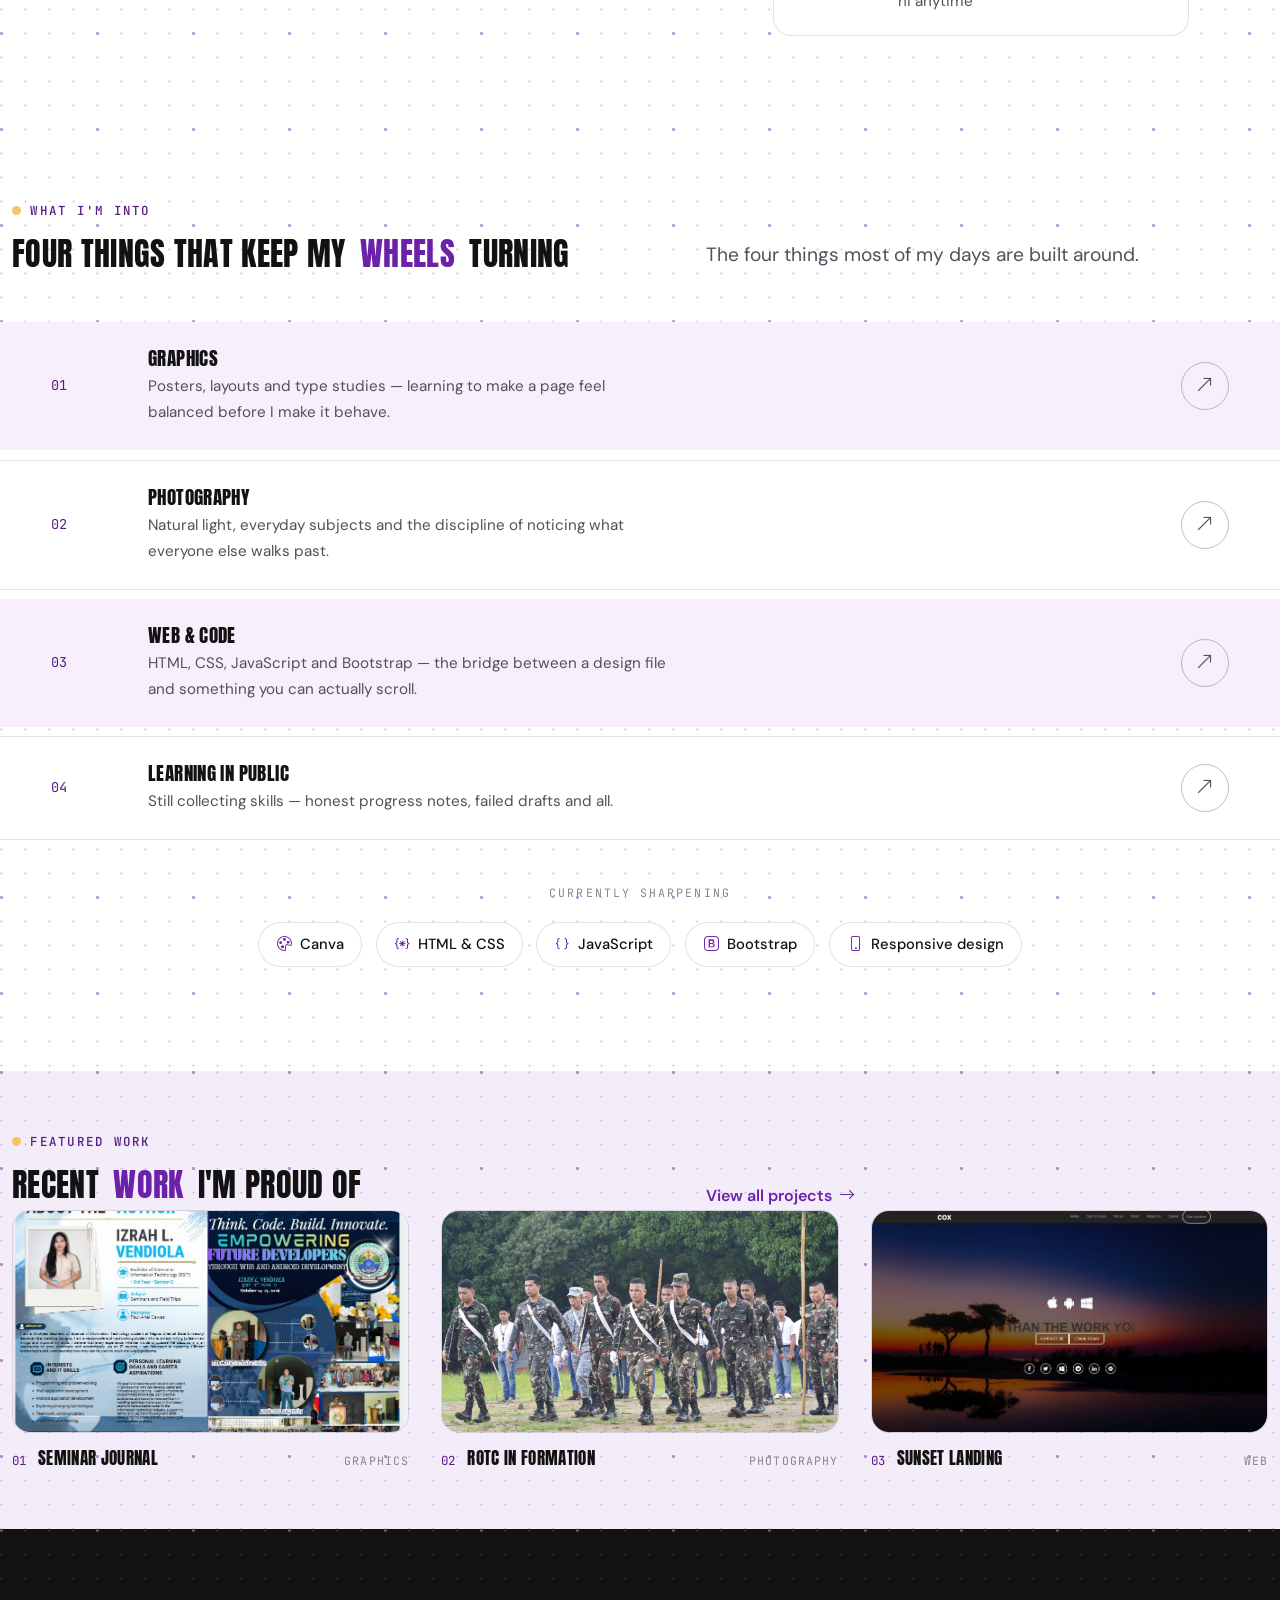
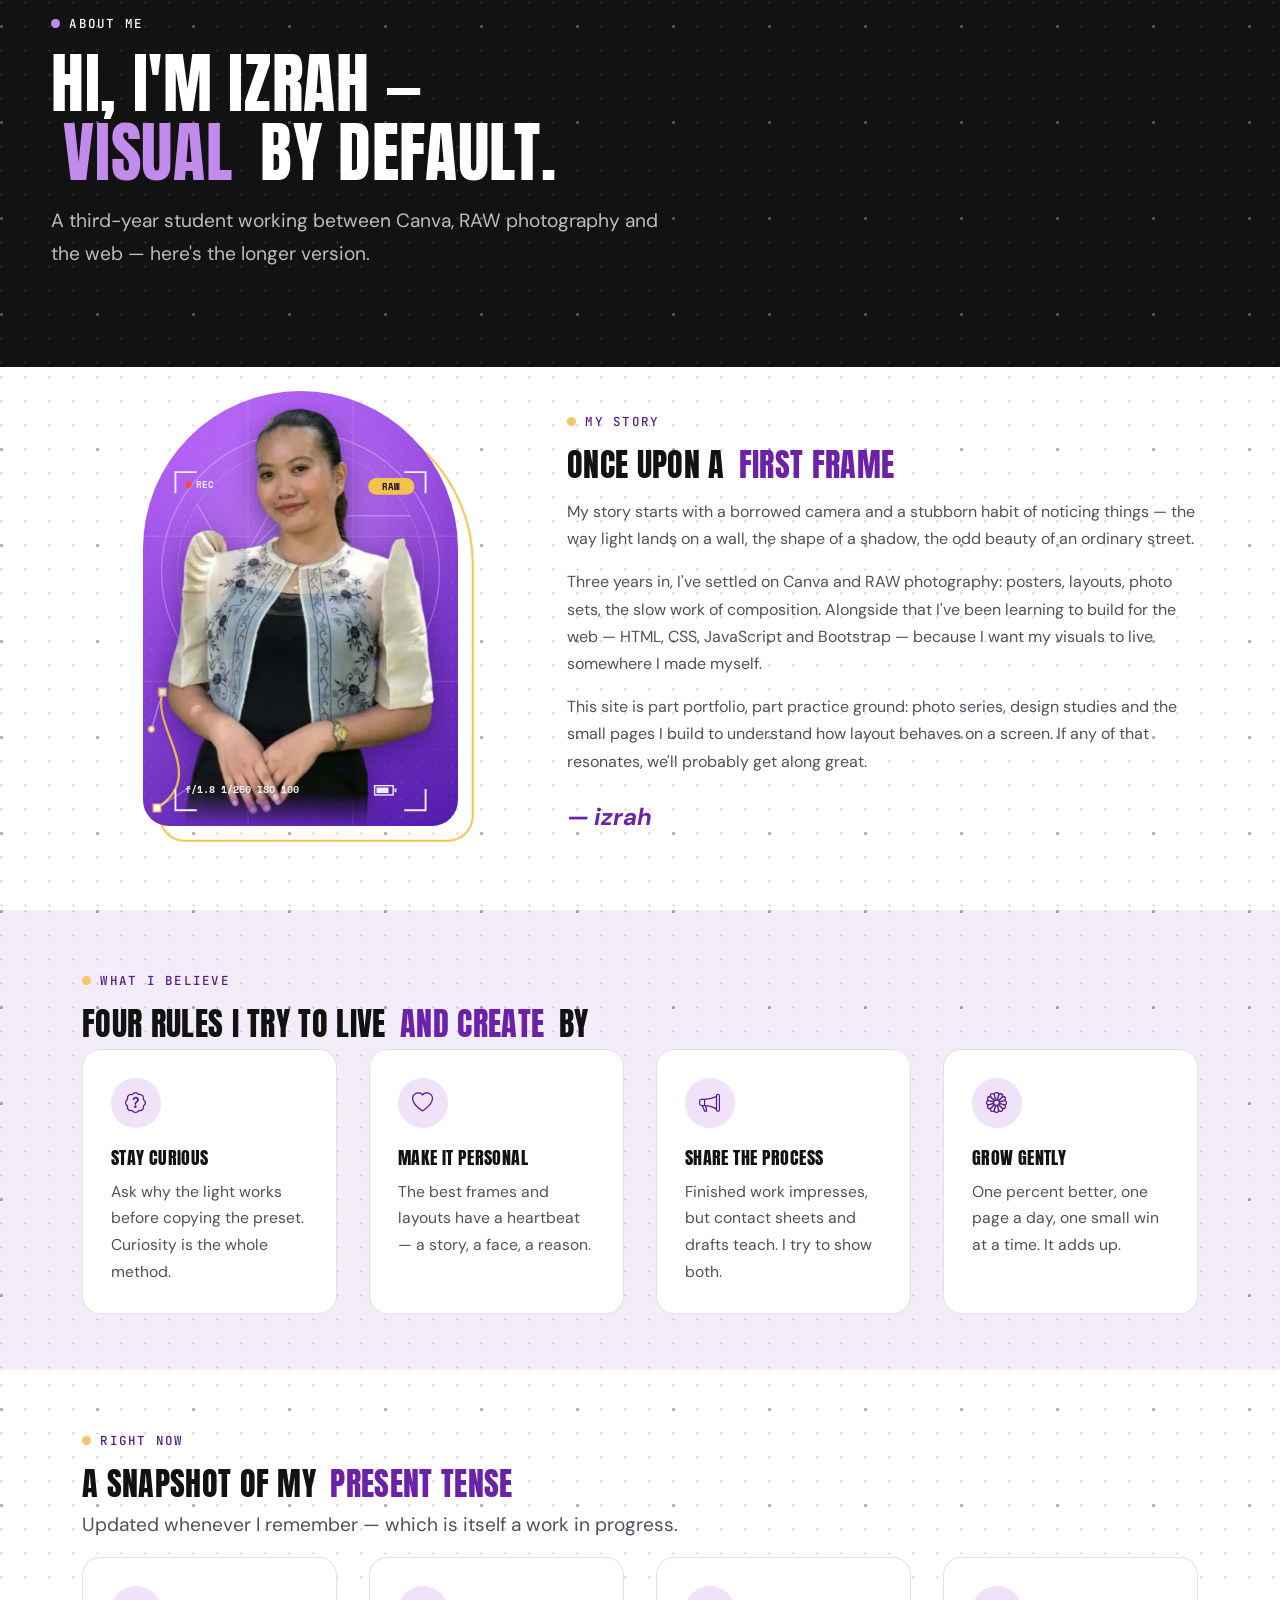
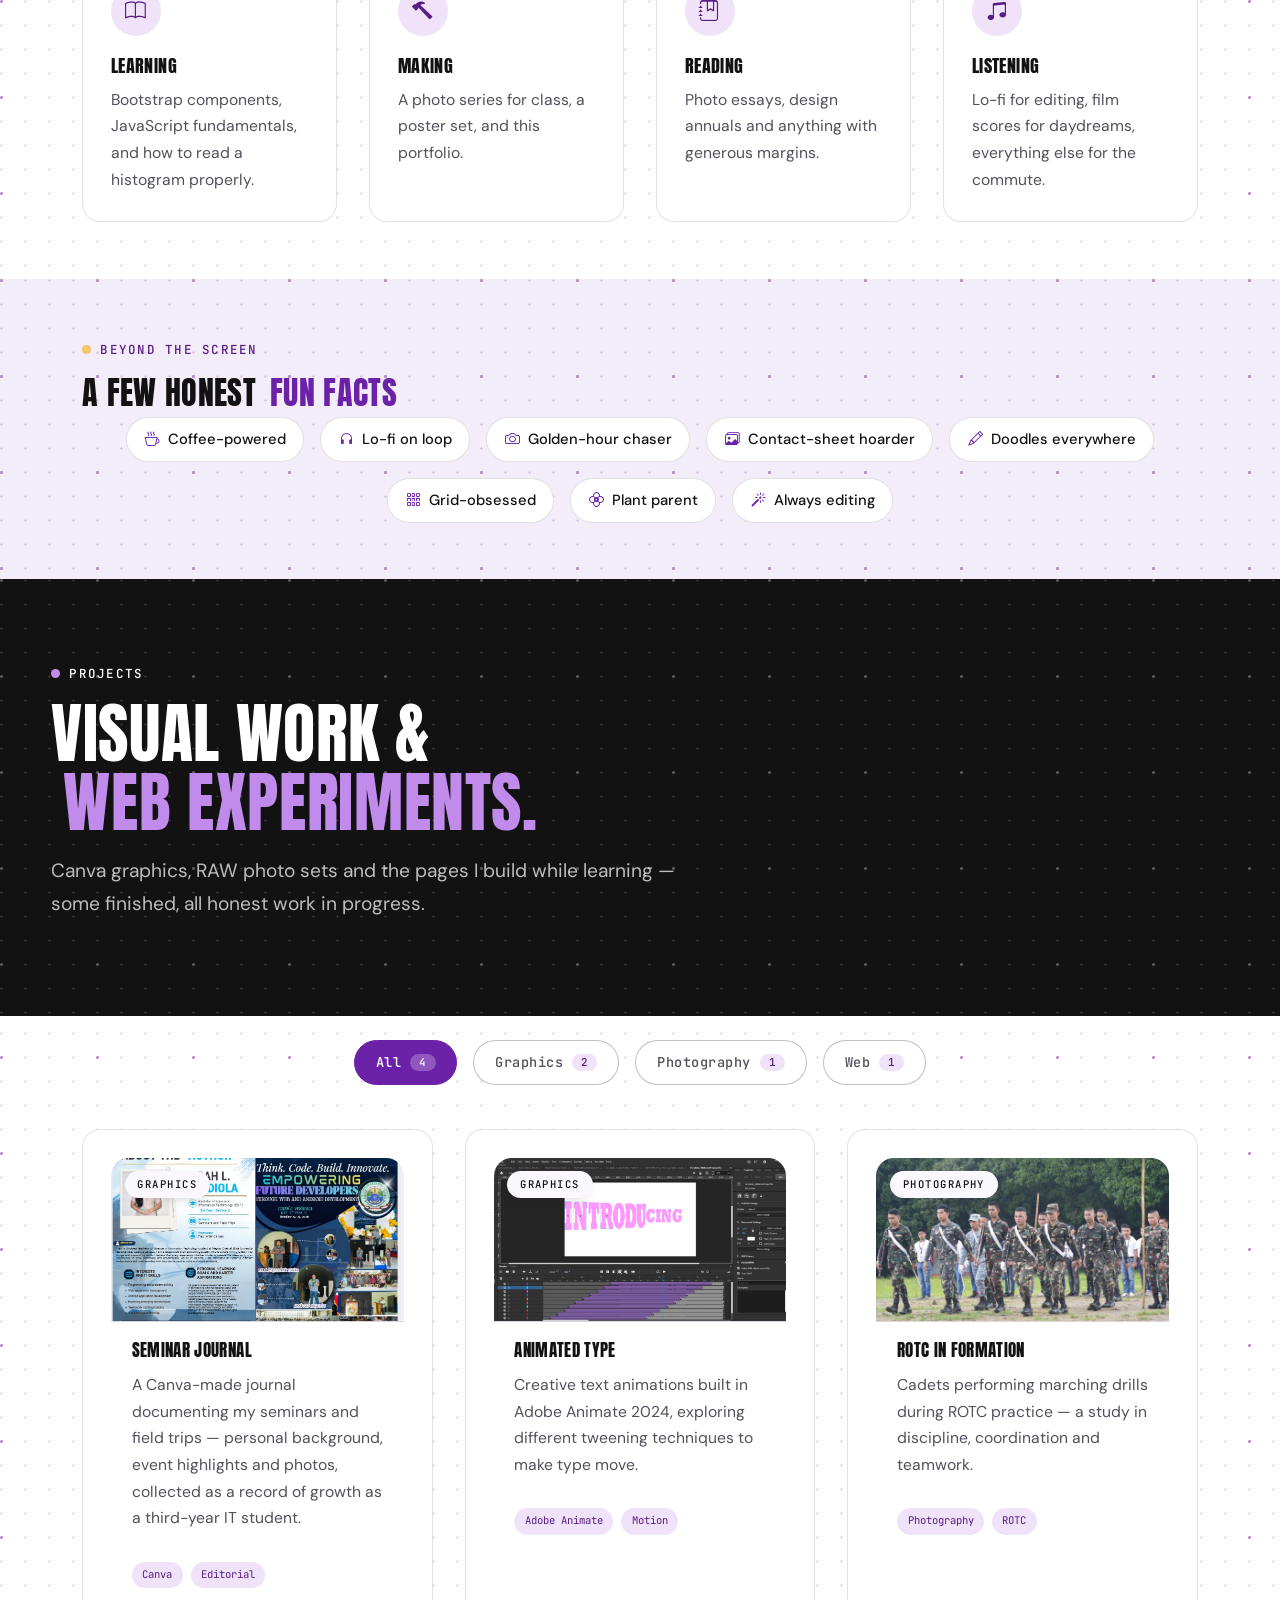
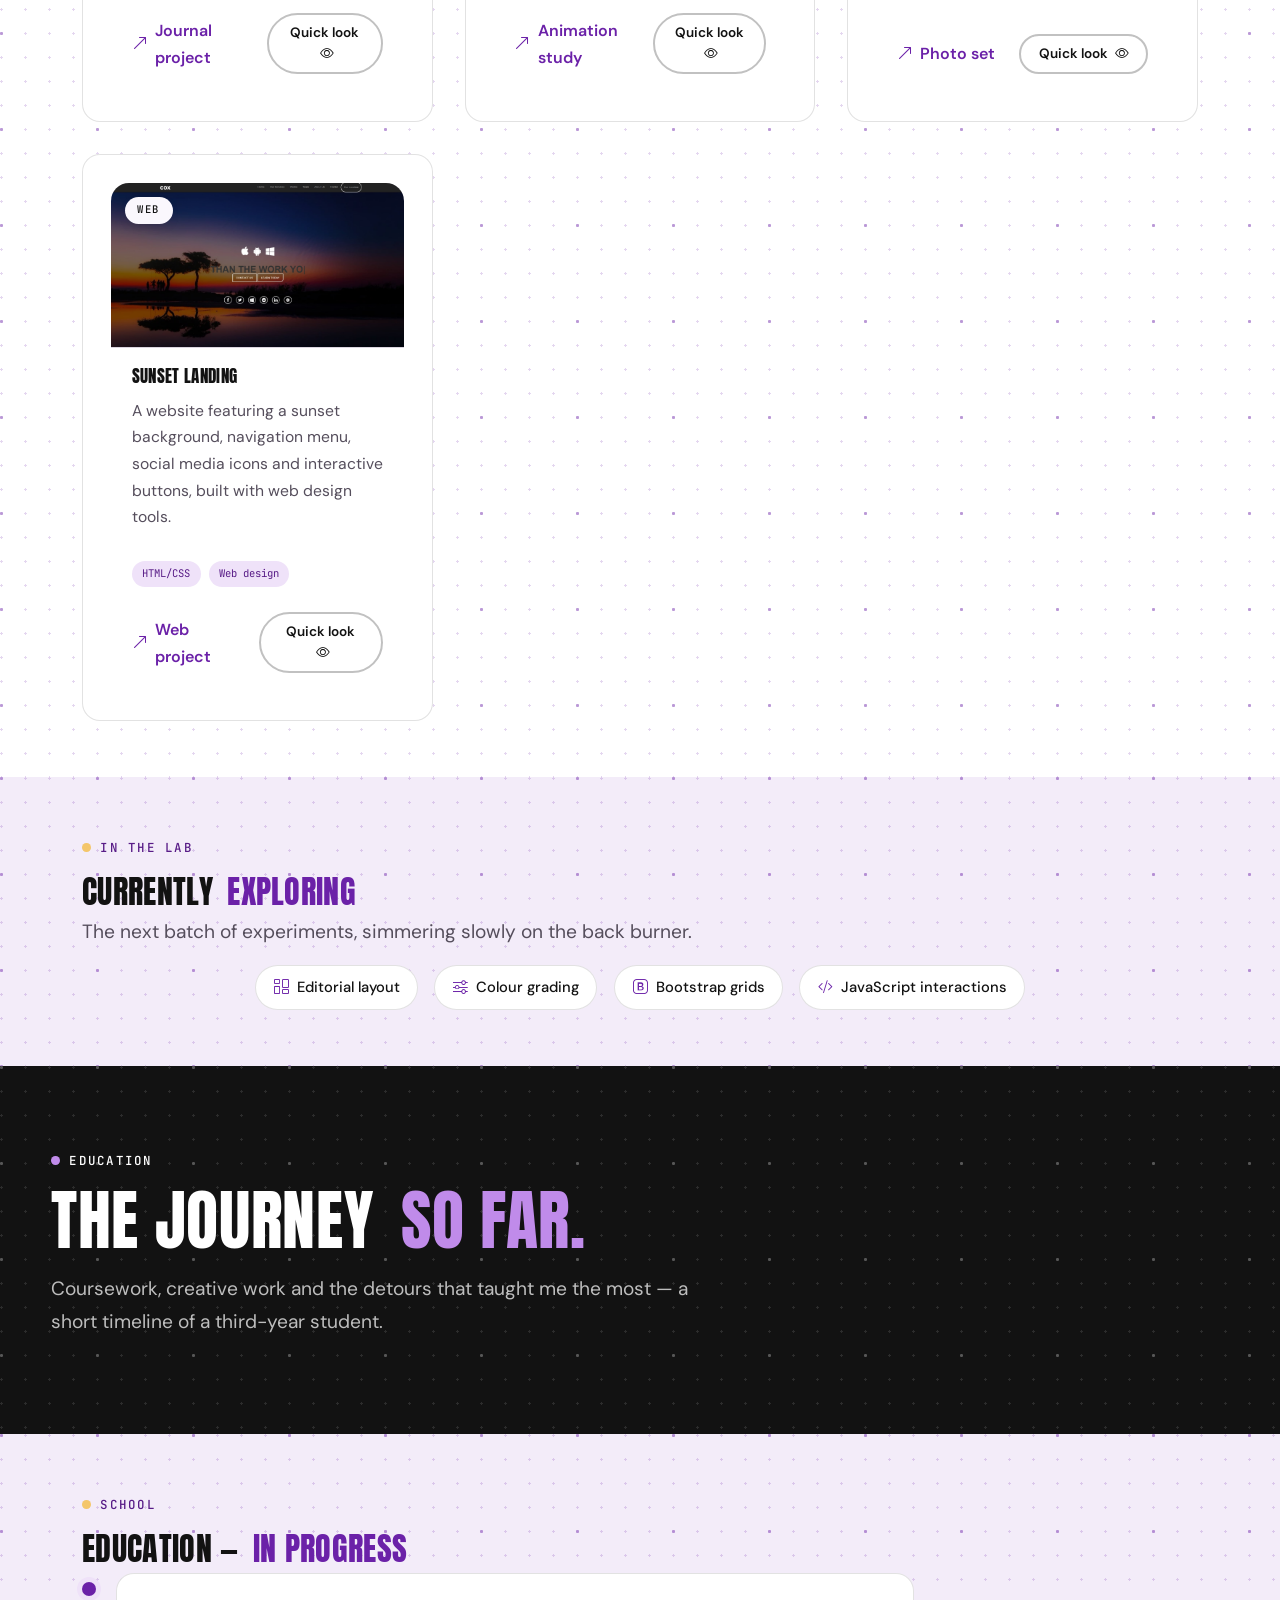
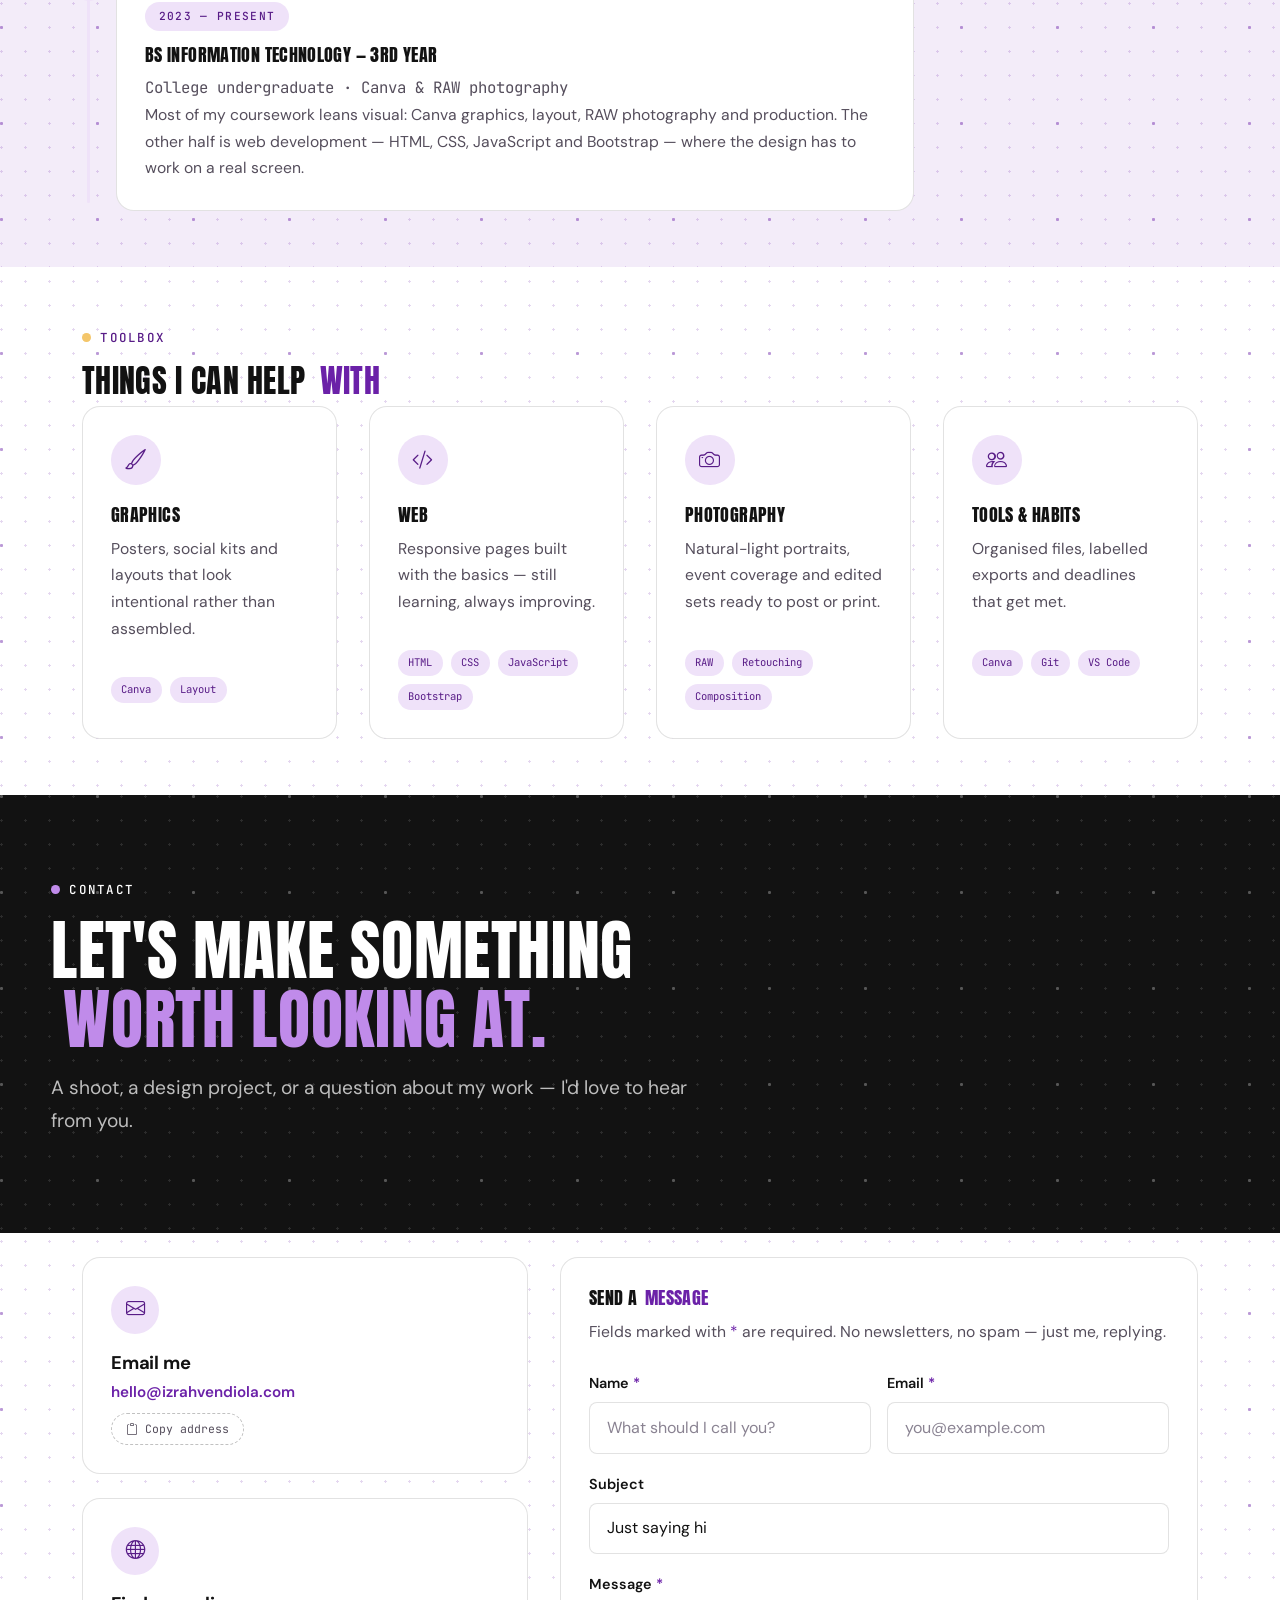
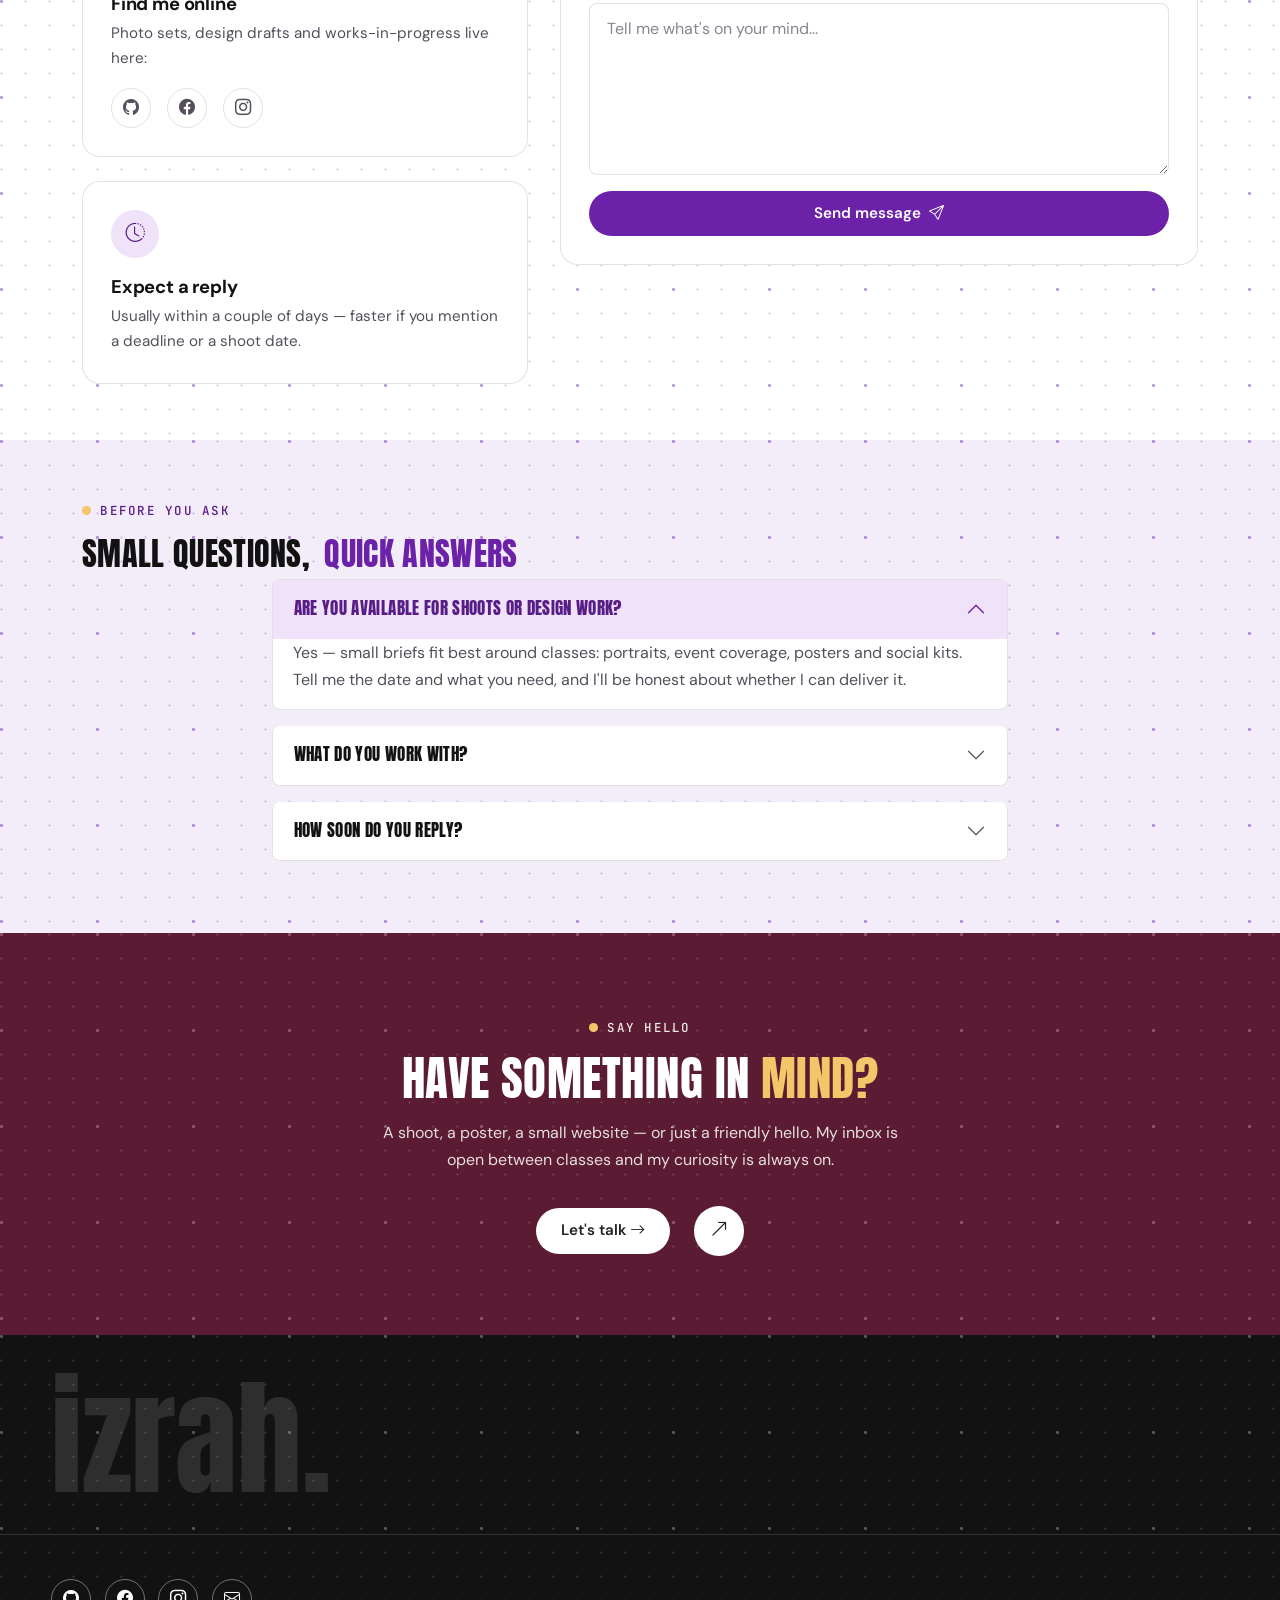
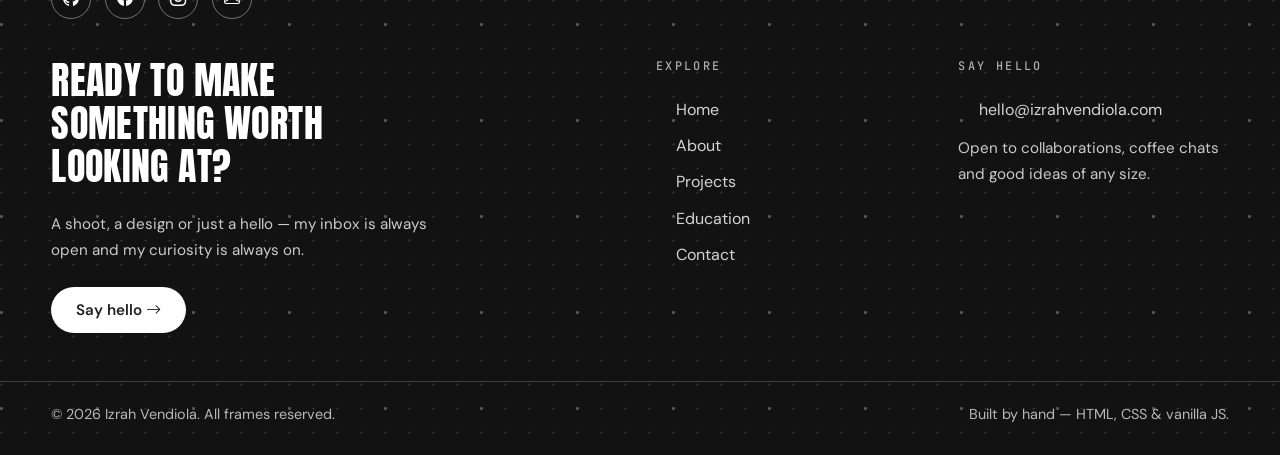
<file: pages/experience.html>
<!DOCTYPE html>
<!-- Legacy URL: redirects to the Education section on the home page. -->
<html lang="en">
<head>
  <meta charset="UTF-8">
  <meta name="viewport" content="width=device-width, initial-scale=1">
  <title>Education — Izrah Vendiola</title>
  <meta name="robots" content="noindex">
  <link rel="canonical" href="../index.html#education">
  <meta http-equiv="refresh" content="0; url=../index.html#education">
  <script>
    location.replace("../index.html#education");
  </script>
  <link rel="stylesheet" href="../assets/css/redirect.css">
</head>
<body>
  <main class="redirect">
    <p class="eyebrow">This page has moved</p>
    <h1>Education</h1>
    <p>Everything now lives on the home page in one scrolling story — taking you there now.</p>
    <a href="../index.html#education">Continue to the Education section →</a>
  </main>
</body>
</html>
</file>
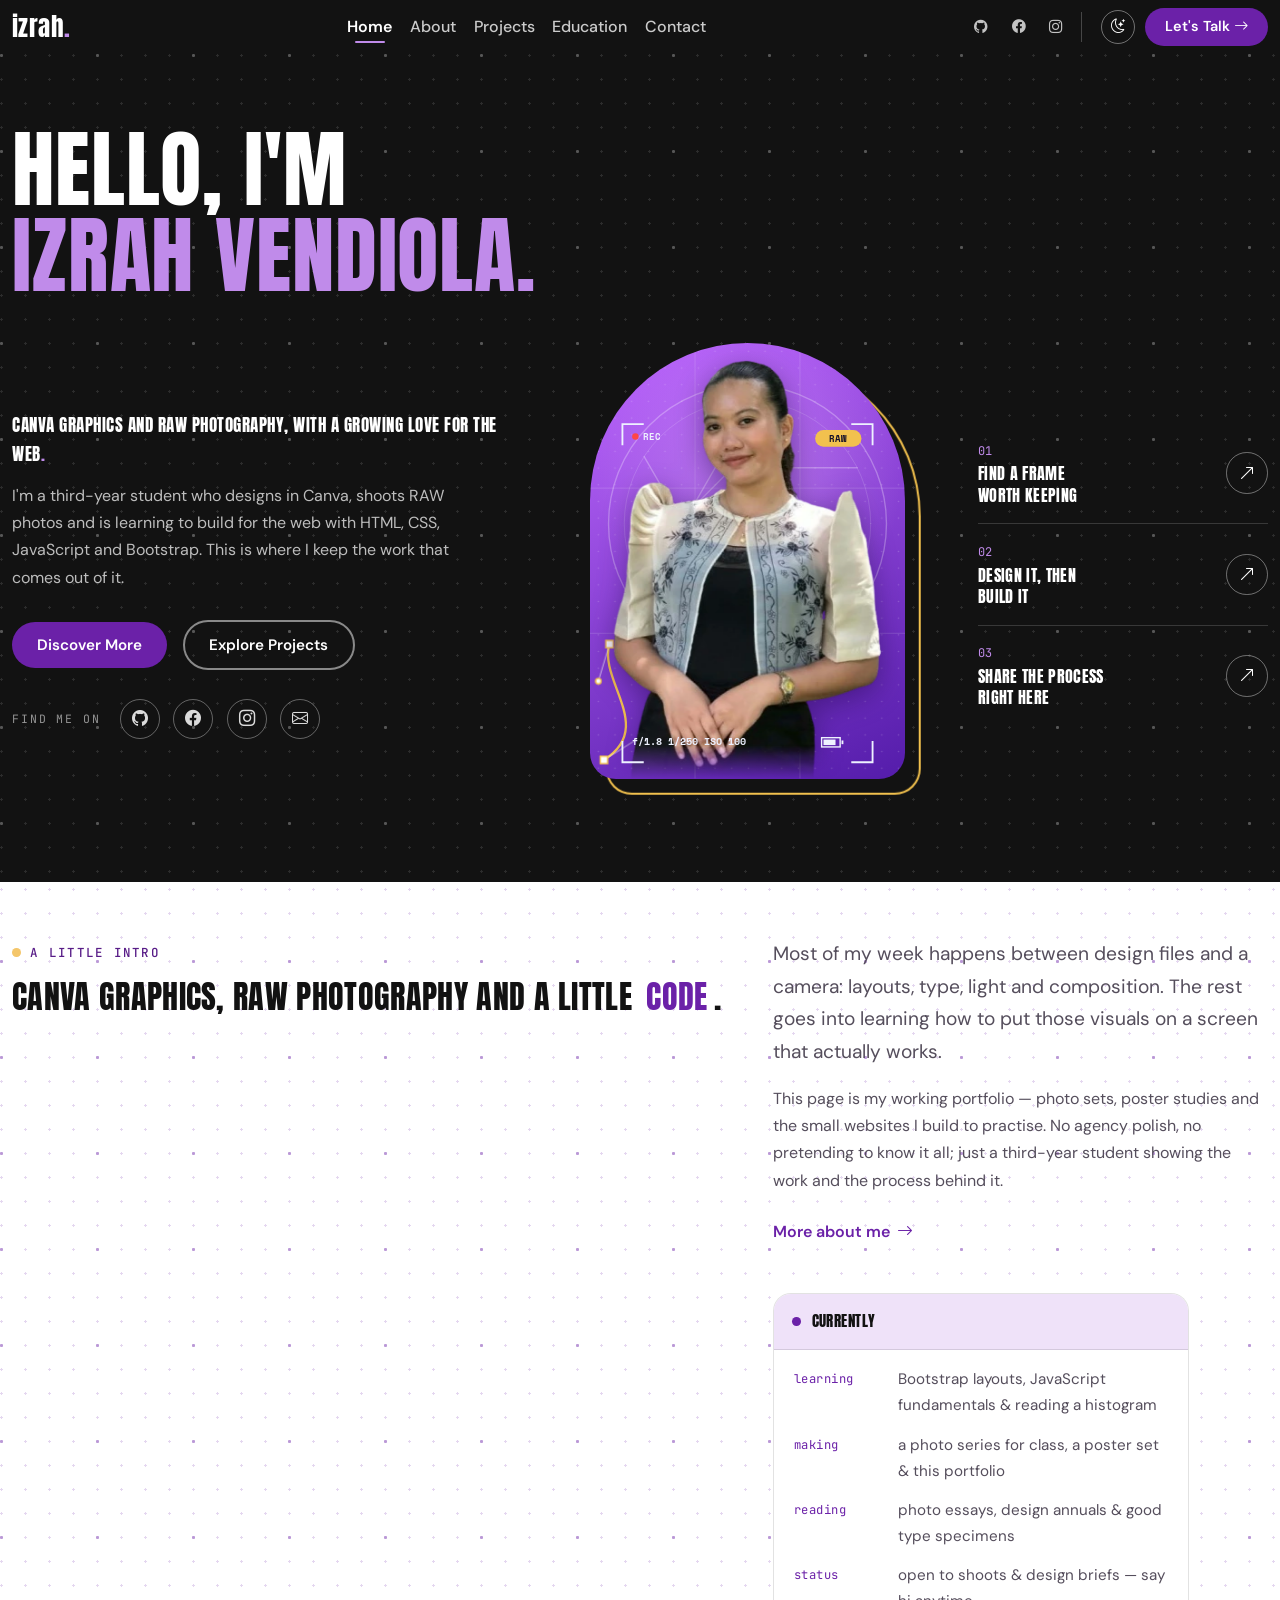
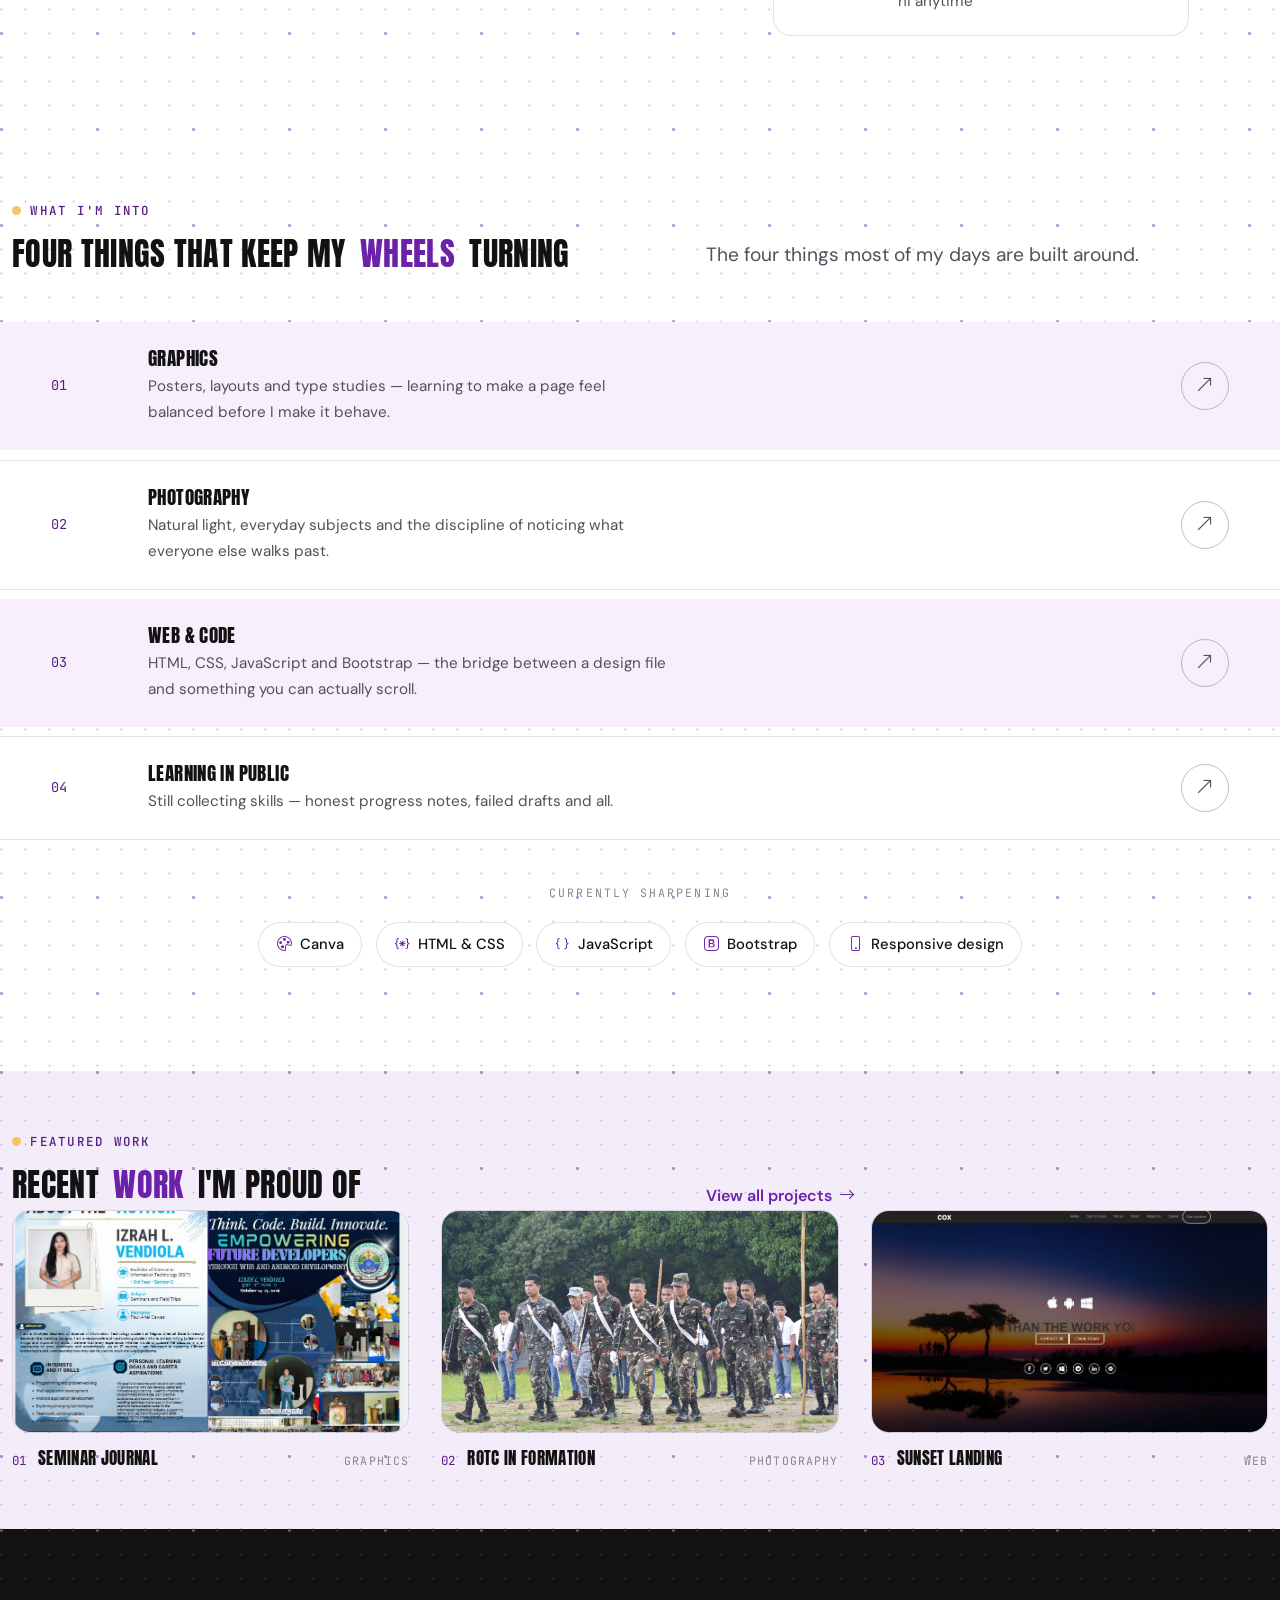
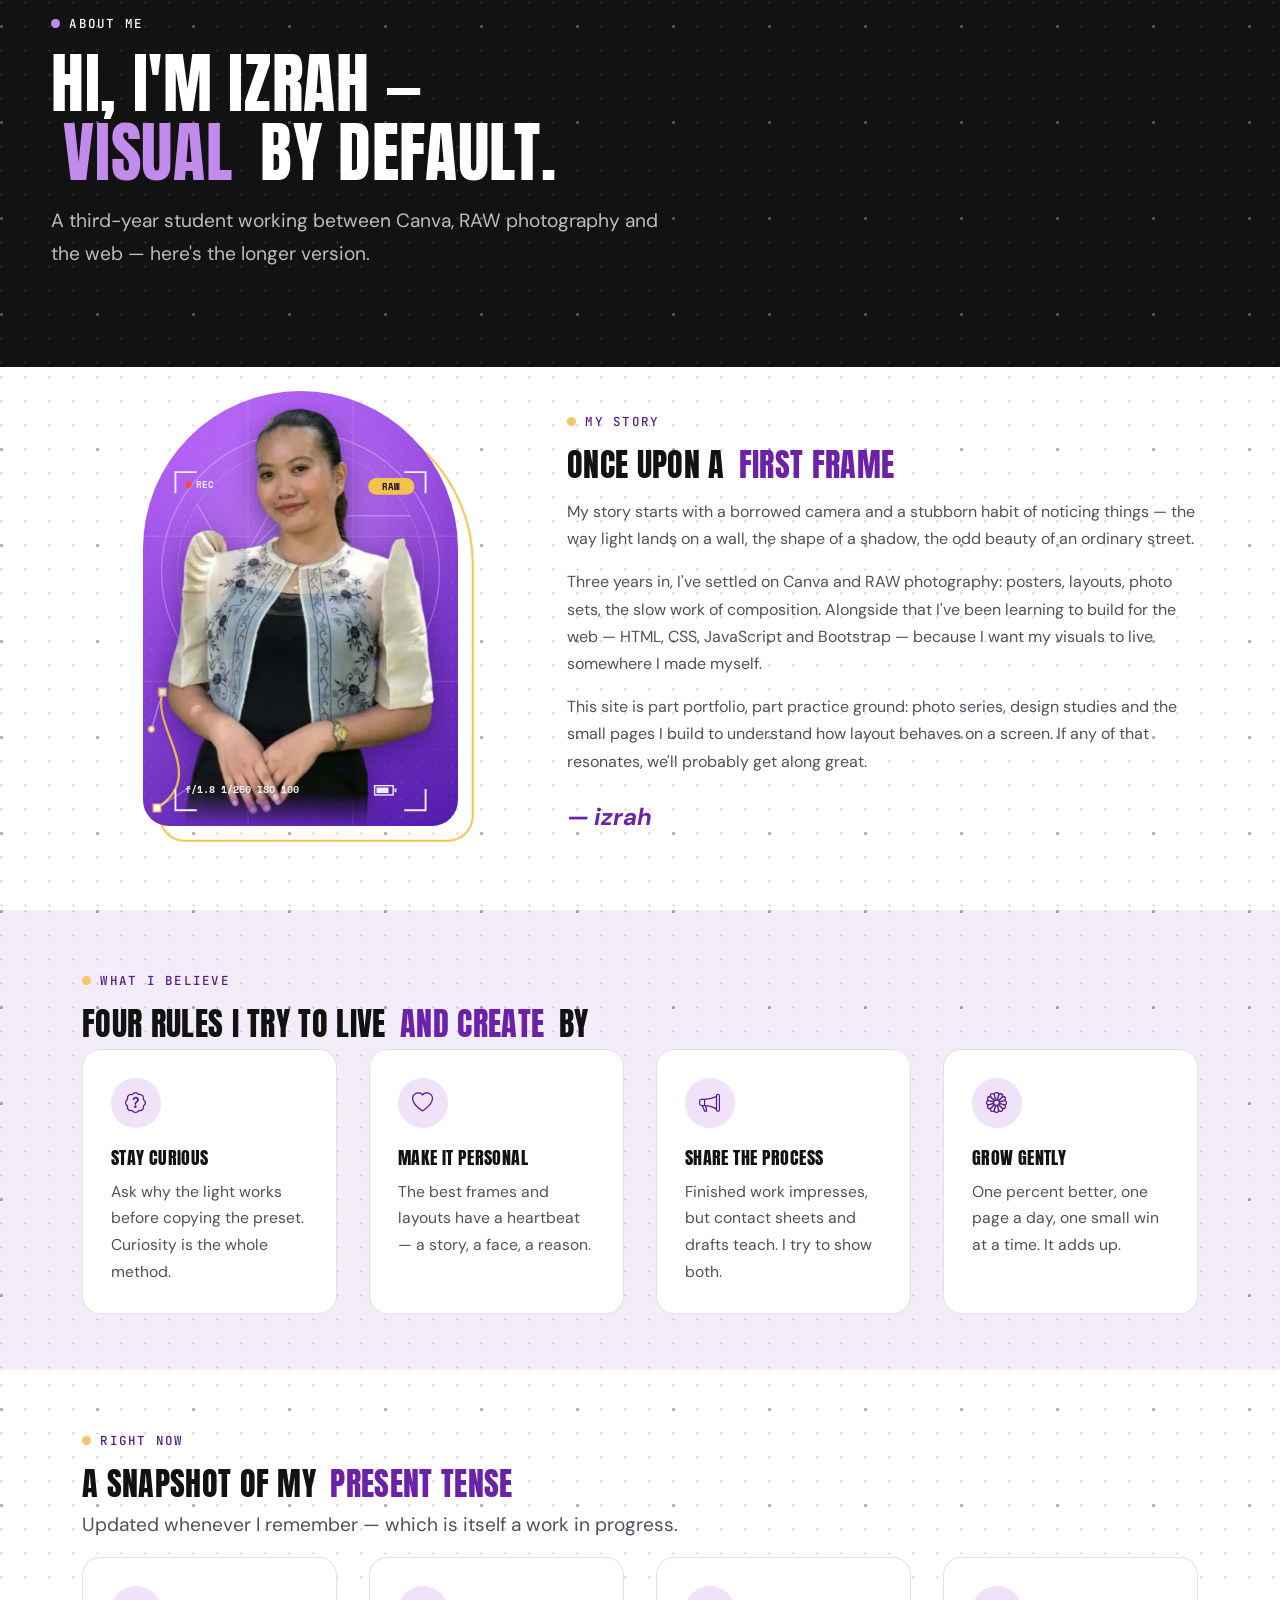
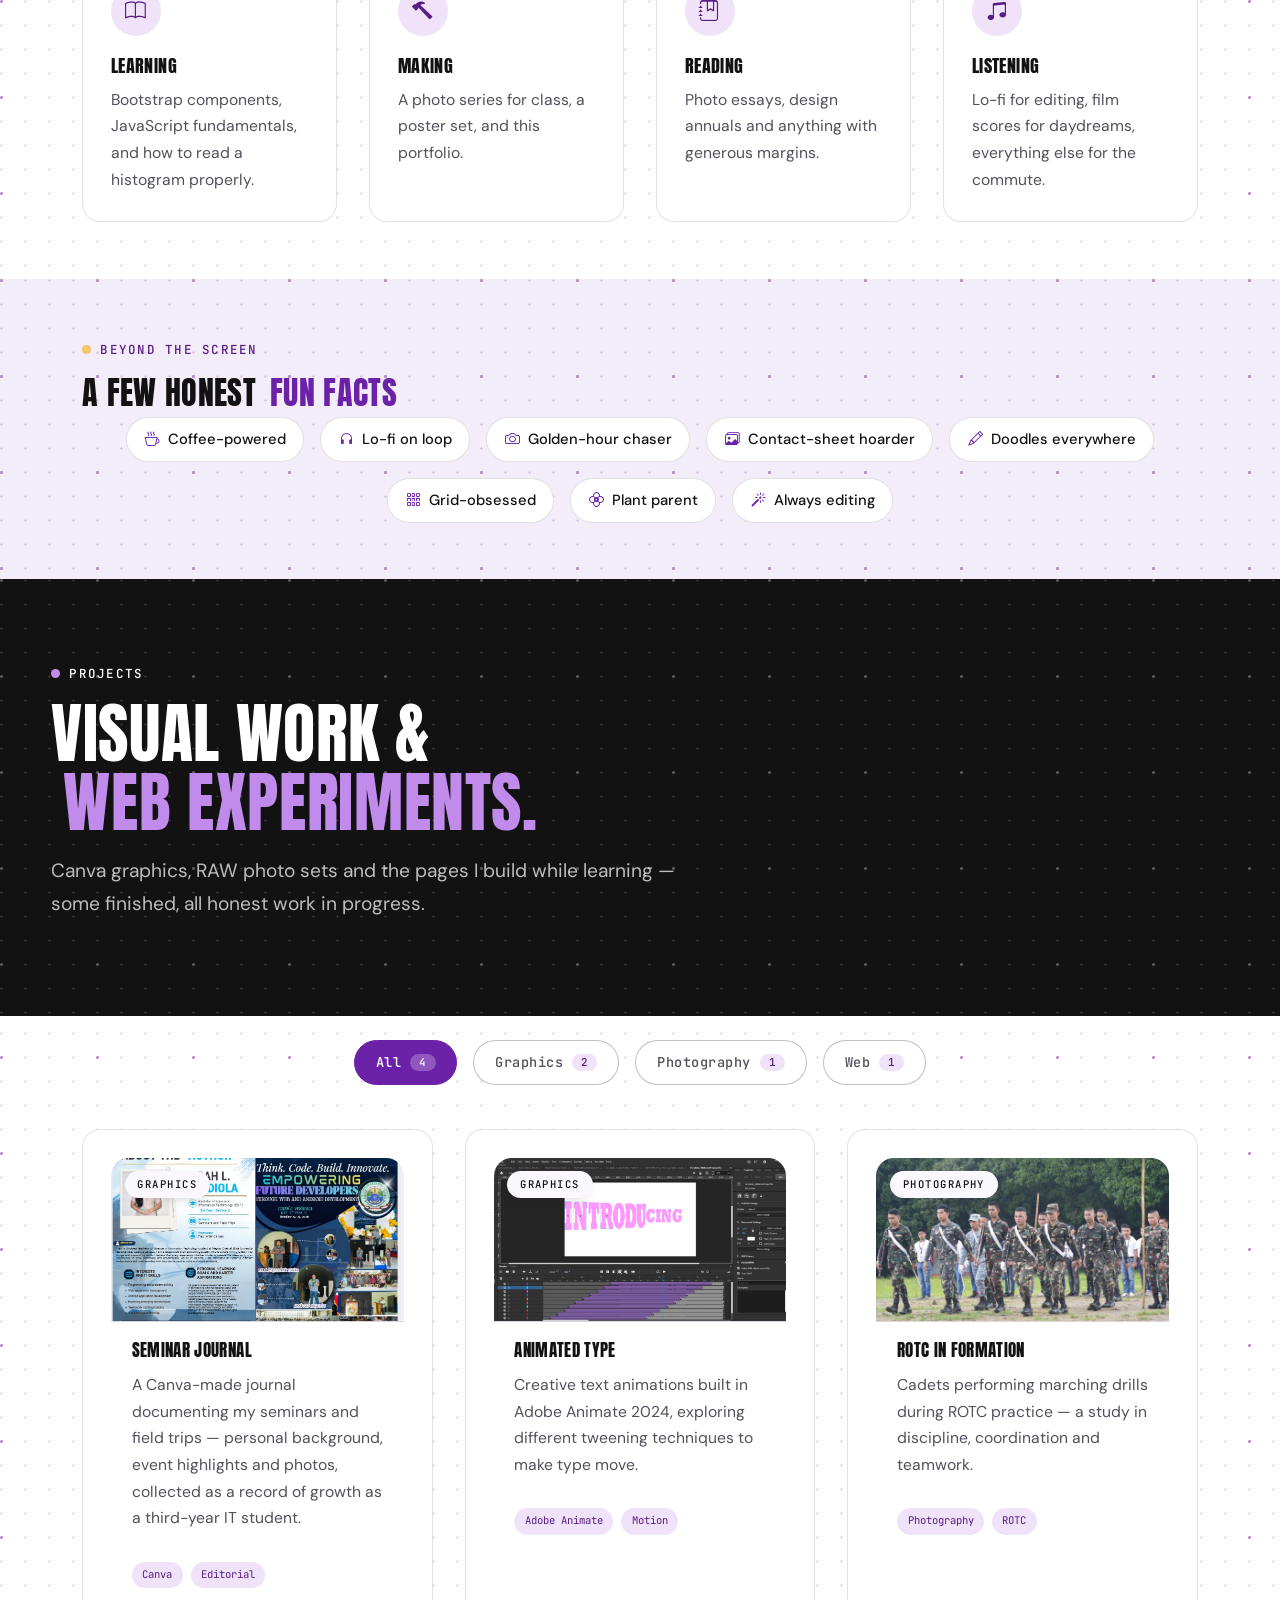
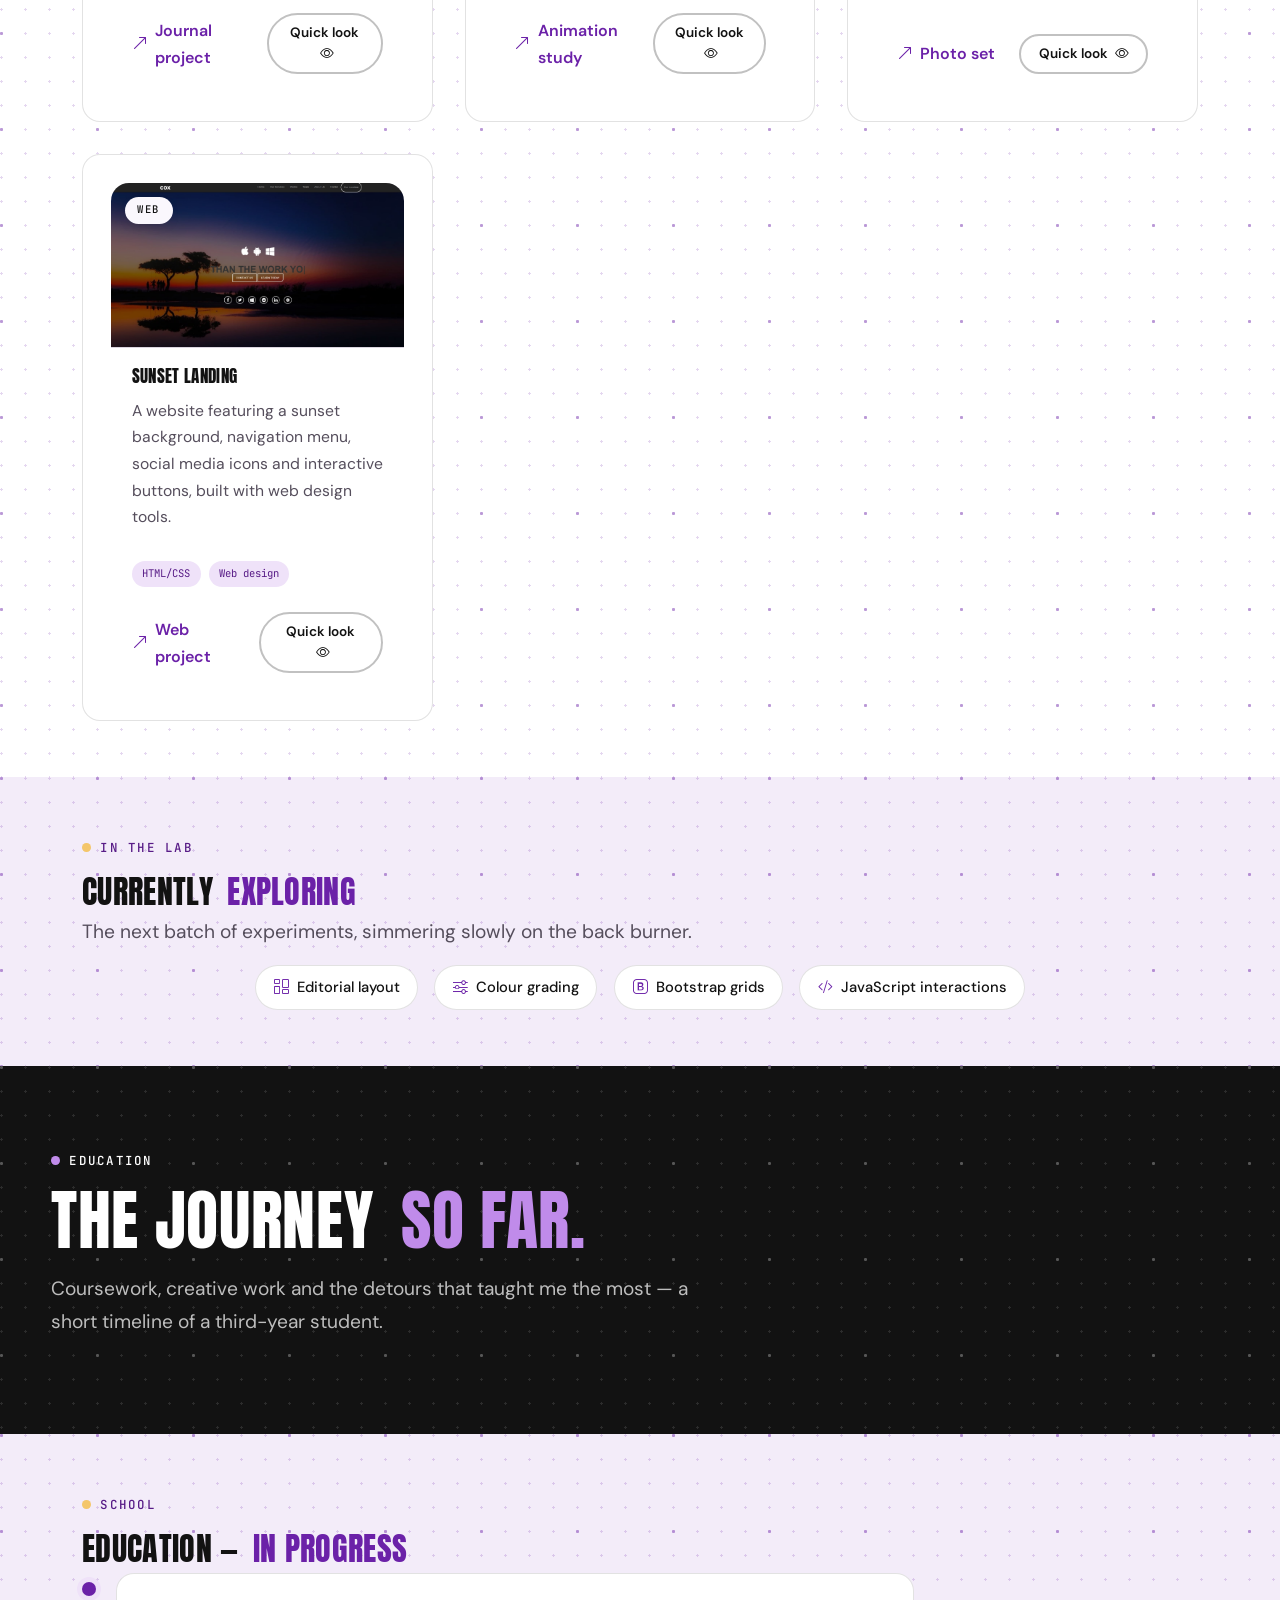
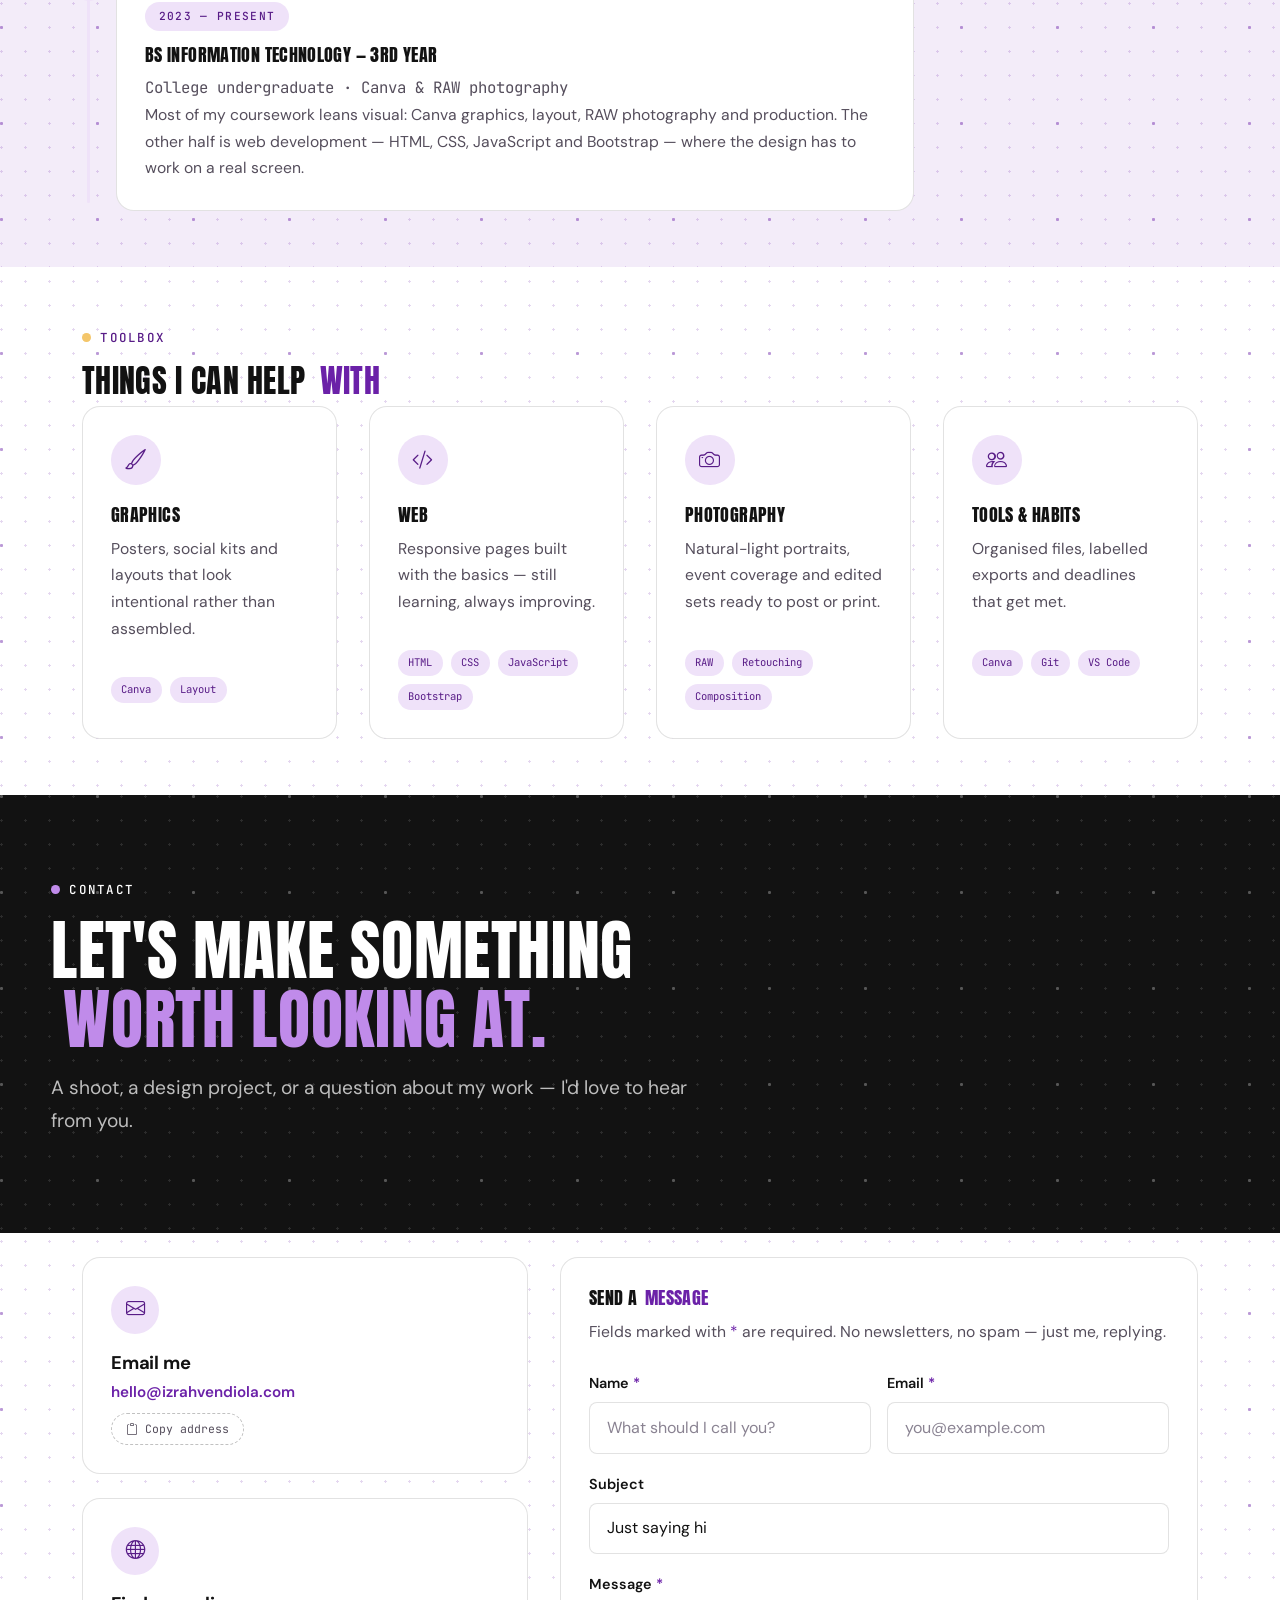
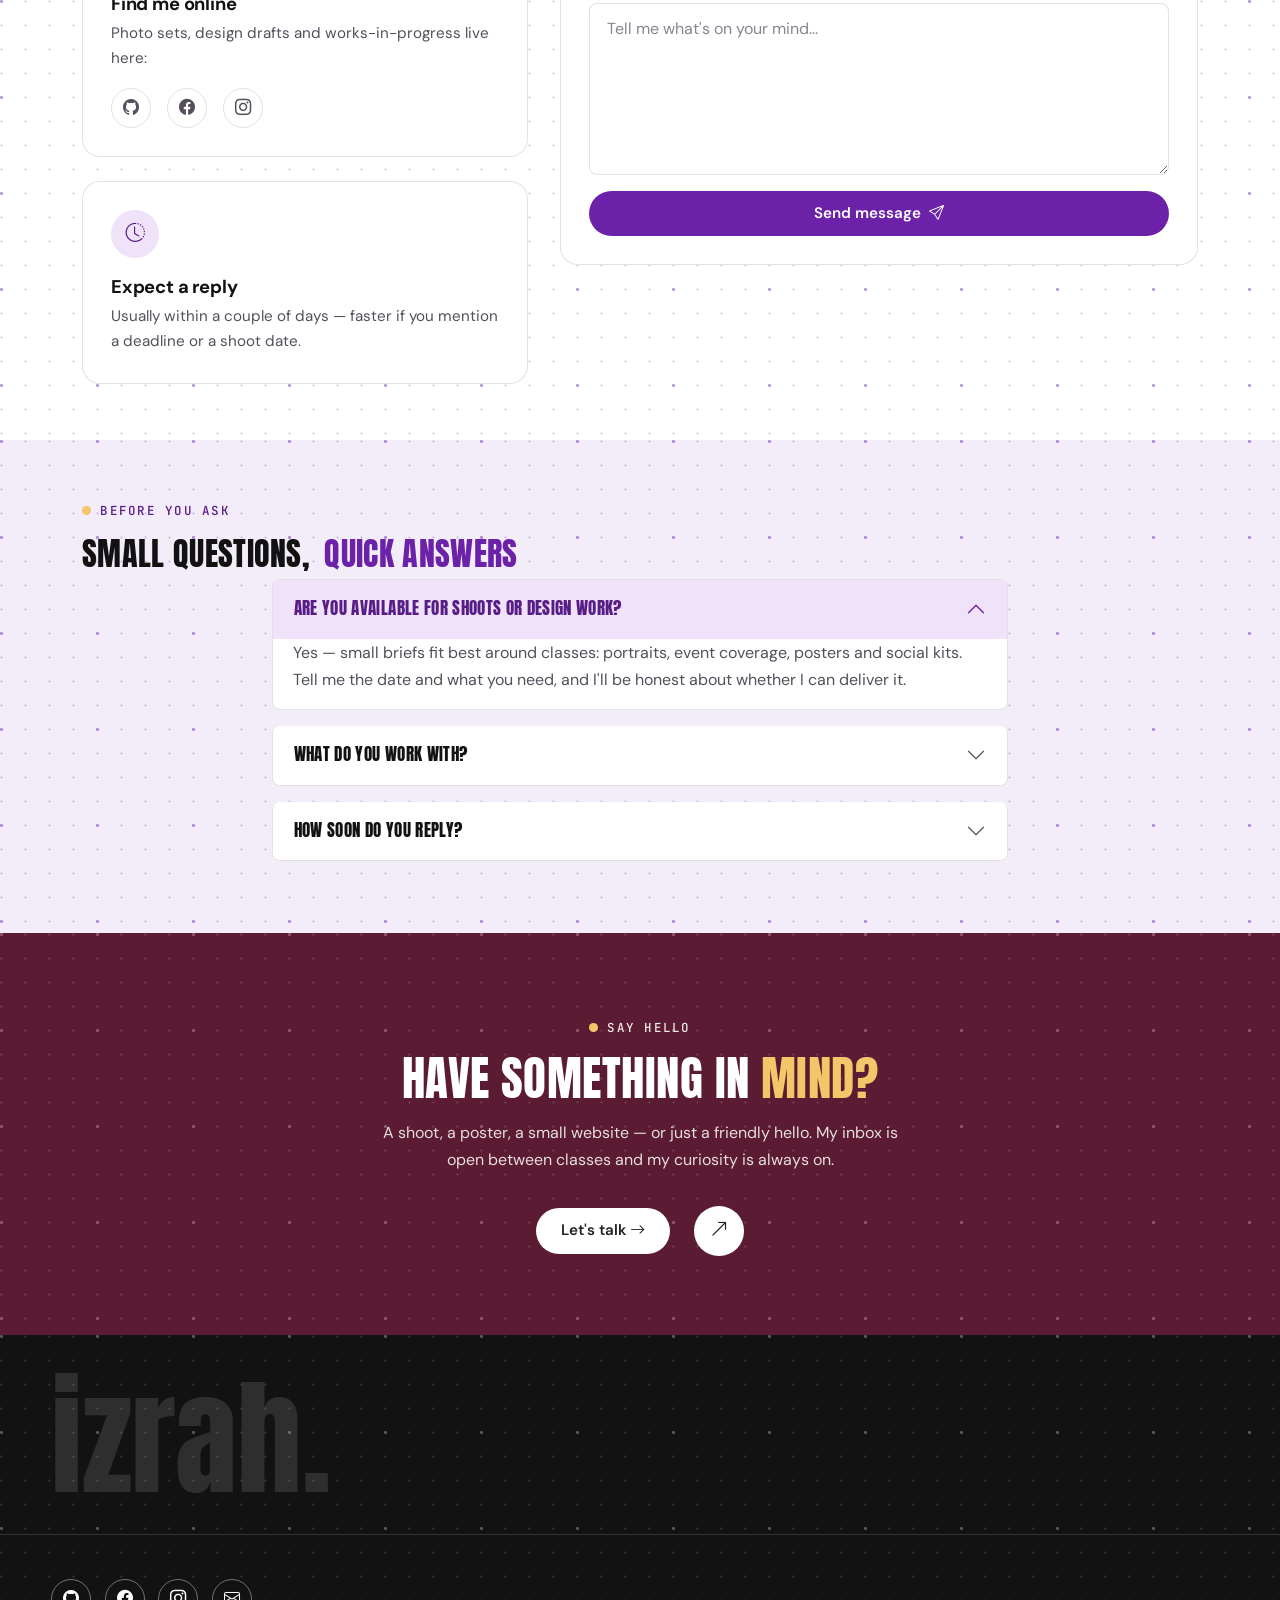
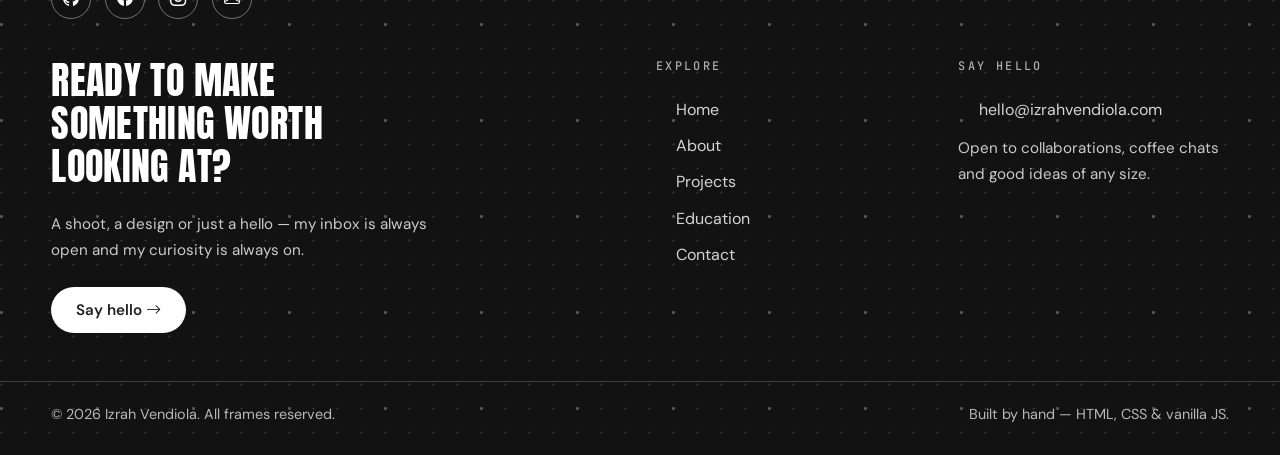
<file: pages/projects.html>
<!DOCTYPE html>
<!-- Legacy URL: redirects to the Projects section on the home page. -->
<html lang="en">
<head>
  <meta charset="UTF-8">
  <meta name="viewport" content="width=device-width, initial-scale=1">
  <title>Projects — Izrah Vendiola</title>
  <meta name="robots" content="noindex">
  <link rel="canonical" href="../index.html#projects">
  <meta http-equiv="refresh" content="0; url=../index.html#projects">
  <script>
    location.replace("../index.html#projects");
  </script>
  <link rel="stylesheet" href="../assets/css/redirect.css">
</head>
<body>
  <main class="redirect">
    <p class="eyebrow">This page has moved</p>
    <h1>Projects</h1>
    <p>Everything now lives on the home page in one scrolling story — taking you there now.</p>
    <a href="../index.html#projects">Continue to the Projects section →</a>
  </main>
</body>
</html>
</file>
<file: assets/css/style.css>
/* Global design system: tokens, themes, layout, components and motion. */

:root {
  --font-display: "Anton", "Arial Narrow", sans-serif;
  --font-body: "DM Sans", system-ui, -apple-system, sans-serif;
  --font-mono: "JetBrains Mono", ui-monospace, "Cascadia Mono", monospace;

  --fs-hero-line: clamp(2.7rem, 5.4vw + 1rem, 5.4rem);
  --fs-h1: clamp(2.4rem, 4.4vw + 0.7rem, 4.1rem);
  --fs-h2: clamp(1.9rem, 2.9vw + 0.6rem, 3rem);
  --fs-h3: clamp(1.25rem, 0.8vw + 0.95rem, 1.5rem);
  --fs-lead: clamp(1.02rem, 0.35vw + 0.95rem, 1.2rem);

  --radius-sm: 8px;
  --radius-md: 12px;
  --radius-lg: 18px;
  --radius-xl: 24px;
  --radius-pill: 999px;
  --section-pad: clamp(4rem, 8vw, 6.25rem);

  --ease-out: cubic-bezier(0.22, 0.61, 0.36, 1);
  --ease-spring: cubic-bezier(0.34, 1.56, 0.64, 1);
  --dur-fast: 0.25s;
  --dur-med: 0.45s;
  --dur-slow: 0.8s;
}

:root,
[data-theme="light"] {
  color-scheme: light;
  --clr-bg: #faf7fd;
  --clr-bg-soft: #f3ecf9;
  --clr-surface: #ffffff;
  --clr-surface-2: #f7f0fc;
  --clr-text: #121212;
  --clr-text-soft: #554e5c;
  --clr-text-faint: #8a8392;
  --clr-accent: #6b21a8;
  --clr-accent-strong: #581c87;
  --clr-accent-bright: #c08bea;
  --clr-accent-soft: #efe2f9;
  --clr-accent-2: #f4c66a;
  --clr-accent-2-soft: #fdf2dd;
  --clr-accent-2-strong: #6b21a8;
  --clr-accent-3: #f4c66a;
  --clr-accent-3-strong: #e2ab45;
  --clr-accent-3-soft: #fdf2dd;
  --clr-on-accent: #ffffff;
  --clr-header: #121212;
  --clr-band: #121212;
  --clr-panel: #5b1b32;
  --clr-panel-2: #4a1526;
  --clr-on-panel: #ffffff;
  --clr-border: rgba(18, 18, 18, 0.12);
  --clr-border-strong: rgba(18, 18, 18, 0.26);
  --shadow-md: 0 16px 36px -18px rgba(18, 18, 18, 0.25);
}

[data-theme="dark"] {
  color-scheme: dark;
  --clr-bg: #121212;
  --clr-bg-soft: #17121c;
  --clr-surface: #1c1721;
  --clr-surface-2: #241c2d;
  --clr-text: #f7f4fa;
  --clr-text-soft: #c7bed0;
  --clr-text-faint: #958c9f;
  --clr-accent: #a855f7;
  --clr-accent-strong: #c58af9;
  --clr-accent-bright: #c9a0f2;
  --clr-accent-soft: rgba(168, 85, 247, 0.16);
  --clr-accent-2: #f4c66a;
  --clr-accent-2-soft: rgba(244, 198, 106, 0.16);
  --clr-accent-2-strong: #f4c66a;
  --clr-accent-3: #f4c66a;
  --clr-accent-3-strong: #f7d488;
  --clr-accent-3-soft: rgba(244, 198, 106, 0.16);
  --clr-on-accent: #1a1220;
  --clr-header: #121212;
  --clr-band: #121212;
  --clr-panel: #5b1b32;
  --clr-panel-2: #4a1526;
  --clr-on-panel: #ffffff;
  --clr-border: rgba(245, 245, 245, 0.13);
  --clr-border-strong: rgba(245, 245, 245, 0.3);
  --shadow-md: 0 16px 36px -18px rgba(0, 0, 0, 0.55);
}

html {
  scroll-behavior: smooth;
}

html,
body {
  overflow-x: clip;
}

body {
  font-family: var(--font-body);
  background-color: var(--clr-bg);
  color: var(--clr-text);
  line-height: 1.7;
  -webkit-font-smoothing: antialiased;
  text-rendering: optimizeLegibility;
  transition: background-color var(--dur-med) ease, color var(--dur-med) ease,
    opacity 0.12s ease;
}

html.page-leaving body {
  opacity: 0;
}

::selection {
  background: var(--clr-accent);
  color: var(--clr-on-accent);
}

:focus-visible {
  outline: 3px solid var(--clr-accent);
  outline-offset: 3px;
  border-radius: 6px;
}

img {
  max-width: 100%;
}

.page-frame,
.site-header,
.site-footer,
.form-control,
.form-select,
.chip,
.accordion-item,
.timeline-card,
.now-panel,
.card-x,
.feature-row {
  transition: background-color var(--dur-med) ease, color var(--dur-med) ease,
    border-color var(--dur-med) ease;
}

.skip-link {
  position: absolute;
  top: -100%;
  left: 1rem;
  z-index: 2000;
  padding: 0.6rem 1.2rem;
  background: var(--clr-accent);
  color: var(--clr-on-accent);
  font-weight: 600;
  border-radius: var(--radius-sm);
  text-decoration: none;
  transition: top 0.2s ease;
}

.skip-link:focus {
  top: 0;
  color: var(--clr-on-accent);
}

[id] {
  scroll-margin-top: var(--header-h, 72px);
}

.page-frame {
  width: 100%;
  margin: 0;
  background-color: var(--clr-surface);
  background-image: var(--grid-dots);
  background-size: var(--grid-dots-size);
  border: 0;
  border-radius: 0;
  overflow: clip;
}

:root {
  --grid-cell: 24px;
  --grid-cell-major: 96px;
  --grid-dot-origin: 1.5px;
  --grid-dot-r: 1px;
  --grid-dot-r-major: 1.5px;
  --grid-dot: rgba(107, 33, 168, 0.18);
  --grid-dot-major: rgba(107, 33, 168, 0.34);
  --grid-dot-inv: rgba(255, 255, 255, 0.11);
  --grid-dot-inv-major: rgba(255, 255, 255, 0.2);

  --grid-dots:
    radial-gradient(circle at var(--grid-dot-origin) var(--grid-dot-origin),
      var(--grid-dot-major) var(--grid-dot-r-major), transparent calc(var(--grid-dot-r-major) + 0.5px)),
    radial-gradient(circle at var(--grid-dot-origin) var(--grid-dot-origin),
      var(--grid-dot) var(--grid-dot-r), transparent calc(var(--grid-dot-r) + 0.4px));
  --grid-dots-inv:
    radial-gradient(circle at var(--grid-dot-origin) var(--grid-dot-origin),
      var(--grid-dot-inv-major) var(--grid-dot-r-major), transparent calc(var(--grid-dot-r-major) + 0.5px)),
    radial-gradient(circle at var(--grid-dot-origin) var(--grid-dot-origin),
      var(--grid-dot-inv) var(--grid-dot-r), transparent calc(var(--grid-dot-r) + 0.4px));
  --grid-dots-size:
    var(--grid-cell-major) var(--grid-cell-major),
    var(--grid-cell) var(--grid-cell);
}

[data-theme="dark"] {
  --grid-dot: rgba(255, 255, 255, 0.07);
  --grid-dot-major: rgba(255, 255, 255, 0.13);
}

.band-dark,
.band-cta,
.site-footer {
  background-image: var(--grid-dots-inv);
  background-size: var(--grid-dots-size);
}

.section,
.band-features {
  padding-block: clamp(2.5rem, 4.5vw, 3.5rem);
}

.row.g-4 {
  --bs-gutter-x: 2rem;
  --bs-gutter-y: 2rem;
}

.band-dark {
  background-color: var(--clr-band);
  color: #ffffff;
}

.band-dark h1,
.band-dark h2,
.band-dark h3 {
  color: #ffffff;
}

.band-dark .section-lead,
.band-dark .text-soft {
  color: rgba(255, 255, 255, 0.72);
}

h1,
h2 {
  font-family: var(--font-display);
  font-weight: 400;
  text-transform: uppercase;
  letter-spacing: 0.01em;
  line-height: 1.05;
  text-wrap: balance;
}

h3,
h4,
h5,
h6 {
  font-family: var(--font-body);
  font-weight: 700;
  letter-spacing: -0.01em;
  line-height: 1.3;
}

h1,
h2 {
  color: var(--clr-text);
  transition: color var(--dur-med) ease;
}

.mark {
  --bs-highlight-bg: transparent;
  background: transparent;
  color: var(--clr-accent);
}

.mark-on-dark {
  color: var(--clr-accent-3);
}

.eyebrow {
  display: inline-flex;
  align-items: center;
  gap: 0.6rem;
  font-family: var(--font-mono);
  font-size: 0.78rem;
  font-weight: 500;
  letter-spacing: 0.18em;
  text-transform: uppercase;
  color: var(--clr-accent-strong);
  margin-bottom: 1rem;
}

[data-theme="dark"] .eyebrow {
  color: var(--clr-accent);
}

.eyebrow::before {
  content: "";
  flex: 0 0 auto;
  width: 0.55rem;
  height: 0.55rem;
  border-radius: 50%;
  background: var(--clr-accent-2);
}

.band-dark .eyebrow {
  color: #ffffff;
}

.band-dark .eyebrow::before {
  background: var(--clr-accent-bright);
}

.lead,
.section-lead {
  color: var(--clr-text-soft);
  font-size: var(--fs-lead);
}

.text-soft {
  color: var(--clr-text-soft);
}

.text-accent {
  color: var(--clr-accent);
}

.btn {
  font-family: var(--font-body);
  font-weight: 600;
  font-size: 0.95rem;
  border-radius: var(--radius-pill);
  padding: 0.72rem 1.55rem;
  transition: transform var(--dur-fast) var(--ease-out),
    box-shadow var(--dur-fast) ease, background-color var(--dur-fast) ease,
    color var(--dur-fast) ease, border-color var(--dur-fast) ease;
}

.btn .bi {
  transition: transform var(--dur-fast) var(--ease-out);
}

.btn:hover .bi-arrow-right {
  transform: translateX(4px);
}

.btn-accent {
  background: var(--clr-accent);
  color: var(--clr-on-accent);
  border: 0;
}

.btn-accent:hover,
.btn-accent:focus-visible {
  background: var(--clr-accent-strong);
  color: var(--clr-on-accent);
  transform: translateY(-2px);
}

.btn-amber {
  background: var(--clr-accent-3);
  color: #222222;
  border: 0;
}

.btn-amber:hover,
.btn-amber:focus-visible {
  background: var(--clr-accent-3-strong);
  color: #222222;
  transform: translateY(-2px);
}

.btn-ghost {
  background: transparent;
  border: 2px solid var(--clr-border-strong);
  color: var(--clr-text);
}

.btn-ghost:hover,
.btn-ghost:focus-visible {
  border-color: var(--clr-accent);
  color: var(--clr-accent);
  background: var(--clr-accent-soft);
  transform: translateY(-2px);
}

.btn-light {
  background: #ffffff;
  color: #222222;
  border: 0;
}

.btn-light:hover,
.btn-light:focus-visible {
  background: var(--clr-accent-3);
  color: #222222;
  transform: translateY(-2px);
}

.btn-ghost-light {
  background: transparent;
  border: 2px solid rgba(255, 255, 255, 0.5);
  color: #ffffff;
}

.btn-ghost-light:hover,
.btn-ghost-light:focus-visible {
  background: #ffffff;
  border-color: #ffffff;
  color: #121212;
  transform: translateY(-2px);
}

.btn-circle {
  flex: 0 0 auto;
  width: 3.1rem;
  height: 3.1rem;
  border-radius: 50%;
  border: 0;
  background: var(--clr-accent);
  color: var(--clr-on-accent);
  display: inline-grid;
  place-items: center;
  font-size: 1.15rem;
  text-decoration: none;
  transition: transform var(--dur-fast) var(--ease-out),
    background-color var(--dur-fast) ease, color var(--dur-fast) ease;
}

.btn-circle:hover,
.btn-circle:focus-visible {
  background: var(--clr-accent-strong);
  color: var(--clr-on-accent);
  transform: translate(2px, -2px);
}

.btn-circle-sm {
  width: 2.6rem;
  height: 2.6rem;
  font-size: 1rem;
}

.link-arrow {
  display: inline-flex;
  align-items: center;
  gap: 0.45rem;
  font-weight: 600;
  color: var(--clr-accent);
  text-decoration: none;
}

.link-arrow .bi {
  transition: transform var(--dur-fast) var(--ease-out);
}

.link-arrow:hover,
.link-arrow:focus-visible {
  color: var(--clr-accent-strong);
}

.link-arrow:hover .bi {
  transform: translateX(5px);
}

.site-header {
  position: sticky;
  top: 0;
  z-index: 1030;
  background: var(--clr-header);
  padding: 0.5rem 0;
  transition: background-color var(--dur-med) ease, box-shadow var(--dur-med) ease;
  --bs-navbar-toggler-icon-bg: url("data:image/svg+xml;charset=utf8,%3Csvg viewBox='0 0 30 30' xmlns='http://www.w3.org/2000/svg'%3E%3Cpath stroke='rgba%28255, 255, 255, 0.9%29' stroke-width='2.5' stroke-linecap='round' d='M4 7h22M4 15h22M4 23h22'/%3E%3C/svg%3E");
}

.site-header.scrolled {
  box-shadow: 0 12px 30px -18px rgba(0, 0, 0, 0.8);
}

.header-inner {
  display: flex;
  align-items: center;
}

.nav-actions {
  gap: 0.65rem;
}

.site-header .btn {
  padding: 0.5rem 1.25rem;
  font-size: 0.9rem;
}

.navbar-brand {
  font-family: var(--font-display);
  font-weight: 400;
  font-size: 1.55rem;
  line-height: 1.1;
  letter-spacing: 0.02em;
  padding-block: 0.25rem;
  color: #ffffff;
  transition: opacity var(--dur-fast) ease;
}

.navbar-brand:hover,
.navbar-brand:focus-visible {
  color: #ffffff;
  opacity: 0.85;
}

.brand-dot {
  color: var(--clr-accent-bright);
}

.site-header .nav-link {
  position: relative;
  font-weight: 500;
  color: rgba(255, 255, 255, 0.78);
  padding: 0.3rem 0.95rem;
  margin-inline: 0.05rem;
  transition: color var(--dur-fast) ease;
}

.site-header .nav-link::after {
  content: "";
  position: absolute;
  left: 0.95rem;
  right: 0.95rem;
  bottom: 0.15rem;
  height: 2px;
  border-radius: 2px;
  background: var(--clr-accent-bright);
  transform: scaleX(0);
  transform-origin: left;
  transition: transform var(--dur-med) var(--ease-spring);
}

.site-header .nav-link:hover,
.site-header .nav-link:focus-visible {
  color: #ffffff;
}

.site-header .nav-link:hover::after {
  transform: scaleX(1);
}

.site-header .nav-link.active {
  color: #ffffff;
  font-weight: 600;
}

.site-header .nav-link.active::after {
  transform: scaleX(1);
}

.nav-socials {
  display: inline-flex;
  align-items: center;
  gap: 0.45rem;
  padding-inline-end: 0.6rem;
  margin-inline-end: 0.5rem;
  border-inline-end: 1px solid rgba(255, 255, 255, 0.22);
}

.nav-socials .social-btn {
  width: 1.9rem;
  height: 1.9rem;
  font-size: 0.85rem;
  border: 0;
  color: rgba(255, 255, 255, 0.75);
}

.nav-socials .social-btn:hover,
.nav-socials .social-btn:focus-visible {
  color: #121212;
  background: var(--clr-accent-bright);
}

.theme-toggle {
  flex: 0 0 auto;
  width: 34px;
  height: 34px;
  border-radius: 50%;
  border: 1.5px solid rgba(255, 255, 255, 0.4);
  background: transparent;
  color: #ffffff;
  display: inline-grid;
  place-items: center;
  font-size: 0.9rem;
  cursor: pointer;
  transition: transform var(--dur-fast) var(--ease-out),
    background-color var(--dur-fast) ease, color var(--dur-fast) ease,
    border-color var(--dur-fast) ease;
}

.theme-toggle:hover {
  transform: rotate(16deg) scale(1.08);
  background: var(--clr-accent-bright);
  border-color: var(--clr-accent-bright);
  color: #121212;
}

.theme-toggle i {
  grid-area: 1 / 1;
  transition: opacity var(--dur-med) ease,
    transform var(--dur-med) var(--ease-spring);
}

.theme-toggle .icon-sun {
  opacity: 0;
  transform: rotate(120deg) scale(0.3);
}

[data-theme="dark"] .theme-toggle .icon-sun {
  opacity: 1;
  transform: none;
}

[data-theme="dark"] .theme-toggle .icon-moon {
  opacity: 0;
  transform: rotate(-120deg) scale(0.3);
}

.hero {
  position: relative;
  padding: clamp(3rem, 6vw, 4.5rem) 0 clamp(3.25rem, 6vw, 4.75rem);
  overflow: clip;
}

.hero-title {
  font-size: var(--fs-hero-line);
  line-height: 1.02;
  margin-bottom: clamp(1.75rem, 4vw, 2.75rem);
}

.hero-title .hero-line {
  display: block;
  color: #ffffff;
}

.hero-title .hero-line.accent {
  color: var(--clr-accent-bright);
}

.hero-body {
  position: relative;
  z-index: 1;
}

.hero-sub {
  font-family: var(--font-display);
  text-transform: uppercase;
  letter-spacing: 0.03em;
  font-size: 1.05rem;
  color: #ffffff;
  margin-bottom: 0.9rem;
}

.hero-sub .dot-divider {
  color: var(--clr-accent-bright);
}

.hero-intro {
  color: rgba(255, 255, 255, 0.72);
  max-width: 30rem;
  margin-bottom: 1.8rem;
}

.hero-cta {
  display: flex;
  flex-wrap: wrap;
  align-items: center;
  gap: 1rem;
  margin-bottom: 1.8rem;
}

.hero-socials {
  display: flex;
  align-items: center;
  flex-wrap: wrap;
  gap: 0.85rem;
}

.hero-socials .socials-label {
  font-family: var(--font-mono);
  font-size: 0.72rem;
  letter-spacing: 0.16em;
  text-transform: uppercase;
  color: rgba(255, 255, 255, 0.55);
  margin-right: 0.35rem;
}

.hero-socials .social-btn {
  border-color: rgba(255, 255, 255, 0.35);
  color: rgba(255, 255, 255, 0.85);
}

.hero-socials .social-btn:hover,
.hero-socials .social-btn:focus-visible {
  background: var(--clr-accent-bright);
  border-color: var(--clr-accent-bright);
  color: #121212;
}

.hero-card {
  --w: clamp(230px, 26vw, 315px);
  --off: calc(var(--w) * 0.05);
  --radius: 50% 50% 26px 26px / 36.2% 36.2% 26px 26px;
  --ease: cubic-bezier(0.22, 1, 0.36, 1);
  --gold: #f2c14e;
  --violet-1: #be68ff;
  --violet-2: #541caa;

  position: relative;
  width: min(var(--w), 100%);
  aspect-ratio: 680 / 940;
  margin: 0 auto calc(var(--off) + 0.75rem);
}

.hero-card .frame {
  position: absolute; inset: 0;
  border: 2px solid var(--gold);
  border-radius: var(--radius);
  translate: var(--off) var(--off);
  transition: translate .5s var(--ease);
}

.hero-card:hover .frame {
  translate: calc(var(--off) * 1.3) calc(var(--off) * 1.3);
}

.hero-card .panel {
  position: absolute; inset: 0;
  border-radius: var(--radius);
  overflow: hidden;
  background:
    radial-gradient(circle at 50% 33%, rgba(255, 215, 255, .30), transparent 46%),
    linear-gradient(155deg, var(--violet-1) 0%, var(--violet-2) 100%);
}

.hero-card .layer {
  position: absolute; inset: 0;
  width: 100%; height: 100%;
  display: block;
}

.hero-card .layer-front {
  z-index: 3;
  pointer-events: none;
  border-radius: var(--radius);
  overflow: hidden;
}

.hero-card .photo-wrap {
  position: absolute; z-index: 2;
  left: 0; right: 0; bottom: 0; top: -15%;
  overflow: hidden;
  pointer-events: none;
}

.hero-card .photo-lift {
  position: absolute; inset: 0;
  transition: transform .5s var(--ease);
}

.hero-card:hover .photo-lift {
  transform: translateY(-8px);
}

.hero-card .photo {
  position: absolute; bottom: 0; left: 50%;
  height: 95.3%; width: auto; max-width: none;
  transform: translateX(-50%);
  filter: drop-shadow(0 8px 14px rgba(30, 5, 70, .45));
  -webkit-mask-image: linear-gradient(to top, transparent 0, #000 7%);
          mask-image: linear-gradient(to top, transparent 0, #000 7%);
}

.hero-card .mono {
  font-family: 'Space Mono', ui-monospace, Menlo, Consolas, monospace;
  font-weight: 700;
}

.hero-card .bezier {
  stroke-dasharray: 1;
  stroke-dashoffset: 1;
}

.js .hero-card .frame,
.js .hero-card .panel,
.js .hero-card .layer-front,
.js .hero-card .photo {
  opacity: 0;
}

.js .hero-card .pen-extras {
  opacity: 0;
}

@keyframes hc-fade-in {
  from { opacity: 0; }
  to { opacity: 1; }
}

@keyframes hc-card-in {
  from { opacity: 0; transform: translateY(16px); }
  to { opacity: 1; transform: none; }
}

@keyframes hc-photo-rise {
  from { opacity: 0; transform: translateX(-50%) translateY(60px); }
  to { opacity: 1; transform: translateX(-50%) translateY(0); }
}

@keyframes hc-draw {
  from { stroke-dashoffset: 1; }
  to { stroke-dashoffset: 0; }
}

@keyframes hc-blink {
  0%, 55% { opacity: 1; }
  70%, 100% { opacity: .15; }
}

.hero-card.in .frame {
  animation: hc-fade-in .7s .00s ease both;
}

.hero-card.in .panel {
  animation: hc-card-in .7s .12s var(--ease) both;
}

.hero-card.in .layer-front {
  animation: hc-fade-in .6s .35s ease both;
}

.hero-card.in .photo {
  animation: hc-photo-rise .9s .45s var(--ease) both;
}

.hero-card.in .bezier {
  animation: hc-draw 1.1s 1.3s ease-in-out both;
}

.hero-card.in .pen-extras {
  animation: hc-fade-in .5s 1.5s ease both;
}

.hero-card.in .rec-dot {
  animation: hc-blink 1.4s 1.5s ease-in-out infinite;
}

@media (max-width: 480px) {
  .hero-card .readout {
    display: none;
  }
}

@media (prefers-reduced-motion: reduce) {
  .hero-card *,
  .hero-card *::before {
    animation: none !important;
    transition: none !important;
  }

  .js .hero-card .frame,
  .js .hero-card .panel,
  .js .hero-card .layer-front,
  .js .hero-card .photo,
  .js .hero-card .pen-extras {
    opacity: 1 !important;
  }

  .hero-card .bezier {
    stroke-dashoffset: 0 !important;
  }
}

.hero-steps {
  display: flex;
  flex-direction: column;
  justify-content: center;
}

.step {
  display: flex;
  align-items: center;
  justify-content: space-between;
  gap: 1rem;
  padding: 1.1rem 0;
  border-bottom: 1px solid rgba(255, 255, 255, 0.16);
}

.step:last-child {
  border-bottom: 0;
}

.step-index {
  font-family: var(--font-mono);
  font-size: 0.75rem;
  color: var(--clr-accent-bright);
  display: block;
  margin-bottom: 0.15rem;
}

.step p {
  margin: 0;
  font-family: var(--font-display);
  text-transform: uppercase;
  letter-spacing: 0.02em;
  font-size: 1.02rem;
  line-height: 1.3;
  color: #ffffff;
  max-width: 16ch;
}

.step .btn-circle {
  background: transparent;
  border: 1.5px solid rgba(255, 255, 255, 0.4);
  color: #ffffff;
}

.step:hover .btn-circle,
.step .btn-circle:hover,
.step .btn-circle:focus-visible {
  background: var(--clr-accent-bright);
  border-color: var(--clr-accent-bright);
  color: #121212;
  transform: translate(2px, -2px);
}

.band-features {
  position: relative;
}

.section-head.split {
  max-width: none;
  display: grid;
  grid-template-columns: minmax(0, 1.15fr) minmax(0, 1fr);
  gap: 1.5rem 3rem;
  align-items: end;
}

.section-head.split .section-lead {
  margin: 0 0 0.4rem;
}

.feature-rows {
  display: flex;
  flex-direction: column;
  gap: 0.6rem;
  margin-top: clamp(2rem, 4vw, 2.75rem);
}

.feature-row {
  display: grid;
  grid-template-columns: clamp(3rem, 6vw, 5rem) minmax(0, 1fr) auto;
  align-items: center;
  gap: 1.25rem;
  padding: 1.5rem clamp(1.5rem, 4vw, 3.25rem);
  background: var(--clr-surface-2);
}

.feature-row:nth-child(even) {
  background: var(--clr-surface);
  border-block: 1px solid var(--clr-border);
}

.feature-row.hot {
  background: var(--clr-band);
  color: #ffffff;
}

.row-index {
  font-family: var(--font-mono);
  font-size: 0.85rem;
  color: var(--clr-accent-strong);
}

[data-theme="dark"] .row-index {
  color: var(--clr-accent);
}

.feature-row.hot .row-index {
  color: var(--clr-accent-bright);
}

.row-title {
  font-family: var(--font-display);
  font-weight: 400;
  text-transform: uppercase;
  letter-spacing: 0.02em;
  font-size: 1.2rem;
  line-height: 1.2;
  color: var(--clr-text);
  margin-bottom: 0.3rem;
}

.feature-row.hot .row-title {
  color: #ffffff;
}

.feature-row p {
  margin: 0;
  color: var(--clr-text-soft);
  font-size: 0.95rem;
  max-width: 52ch;
}

.feature-row.hot p {
  color: rgba(255, 255, 255, 0.7);
}

.row-arrow {
  width: 3rem;
  height: 3rem;
  border-radius: 50%;
  border: 1.5px solid var(--clr-border-strong);
  display: grid;
  place-items: center;
  font-size: 1.1rem;
  color: var(--clr-text-soft);
  transition: transform var(--dur-fast) var(--ease-out),
    background-color var(--dur-fast) ease, color var(--dur-fast) ease,
    border-color var(--dur-fast) ease;
}

.feature-row:hover .row-arrow {
  background: var(--clr-accent);
  border-color: var(--clr-accent);
  color: var(--clr-on-accent);
  transform: translate(2px, -2px);
}

.feature-row.hot .row-arrow {
  background: var(--clr-accent-bright);
  border-color: var(--clr-accent-bright);
  color: #121212;
}

a.feature-row {
  color: inherit;
  text-decoration: none;
  cursor: pointer;
}

.band-soft {
  background: var(--clr-bg-soft);
  transition: background-color var(--dur-med) ease;
}

.project-tile {
  display: block;
  color: inherit;
  text-decoration: none;
}

.project-tile img {
  width: 100%;
  height: auto;
  aspect-ratio: 16 / 9;
  object-fit: cover;
  display: block;
  border-radius: var(--radius-lg);
  border: 1px solid var(--clr-border);
}

.tile-bar {
  display: flex;
  align-items: baseline;
  gap: 0.75rem;
  padding-top: 0.7rem;
}

.tile-index {
  font-family: var(--font-mono);
  font-size: 0.78rem;
  color: var(--clr-accent-strong);
}

[data-theme="dark"] .tile-index {
  color: var(--clr-accent);
}

.tile-name {
  font-family: var(--font-display);
  text-transform: uppercase;
  letter-spacing: 0.02em;
  font-size: 1.05rem;
  color: var(--clr-text);
}

.tile-cat {
  margin-left: auto;
  font-family: var(--font-mono);
  font-size: 0.72rem;
  letter-spacing: 0.1em;
  text-transform: uppercase;
  color: var(--clr-text-faint);
}

.project-card {
  padding: 0;
}

.card-media {
  position: relative;
  aspect-ratio: 16 / 9;
  overflow: hidden;
  background: var(--clr-surface-2);
  border-radius: var(--radius-lg) var(--radius-lg) 0 0;
  border-bottom: 1px solid var(--clr-border);
}

.card-media img {
  width: 100%;
  height: 100%;
  max-height: 100%;
  object-fit: cover;
  display: block;
  transition: transform 0.6s var(--ease-out);
}

.project-card:hover .card-media img {
  transform: scale(1.04);
}

.card-cat {
  position: absolute;
  top: 0.85rem;
  left: 0.85rem;
  z-index: 2;
  background: var(--clr-bg);
  border-radius: var(--radius-pill);
  padding: 0.28rem 0.8rem;
  font-family: var(--font-mono);
  font-size: 0.66rem;
  font-weight: 500;
  letter-spacing: 0.14em;
  text-transform: uppercase;
  color: var(--clr-text);
  box-shadow: 0 4px 14px -8px rgba(34, 34, 34, 0.4);
}

.project-body {
  display: flex;
  flex-direction: column;
  flex: 1;
  gap: 0.7rem;
  padding: 1.1rem 1.3rem 1.2rem;
}

.project-body .card-title {
  margin-bottom: 0;
  font-size: 1.05rem;
}

.project-body p {
  font-size: 0.92rem;
}

.tag-row {
  display: flex;
  flex-wrap: wrap;
  gap: 0.5rem;
}

.card-x .tag-row {
  margin-top: 1.15rem;
}

.tag-chip {
  font-family: var(--font-mono);
  font-size: 0.66rem;
  padding: 0.26rem 0.65rem;
  border-radius: var(--radius-pill);
  background: var(--clr-accent-soft);
  color: var(--clr-accent-strong);
  transition: background-color var(--dur-med) ease, color var(--dur-med) ease;
}

[data-theme="dark"] .tag-chip {
  color: var(--clr-accent);
}

.tag-chip.t-pink {
  background: var(--clr-accent-2-soft);
  color: var(--clr-accent-2-strong);
}

.tag-chip.t-amber {
  background: var(--clr-accent-3-soft);
  color: var(--clr-accent-3-strong);
}

[data-theme="dark"] .tag-chip.t-amber {
  color: var(--clr-accent-3);
}

.project-actions {
  display: flex;
  align-items: center;
  justify-content: space-between;
  gap: 1rem;
  margin-top: auto;
  padding-top: 0.4rem;
}

.project-actions .btn {
  padding: 0.5rem 1.1rem;
  font-size: 0.85rem;
}

.filter-bar {
  display: flex;
  flex-wrap: wrap;
  justify-content: center;
  gap: 1rem;
  margin-bottom: clamp(2rem, 4vw, 2.75rem);
}

.filter-chip {
  display: inline-flex;
  align-items: center;
  gap: 0.55rem;
  border: 1.5px solid var(--clr-border-strong);
  background: var(--clr-surface);
  color: var(--clr-text-soft);
  border-radius: var(--radius-pill);
  padding: 0.6rem 1.3rem;
  font-family: var(--font-mono);
  font-size: 0.85rem;
  font-weight: 500;
  letter-spacing: 0.04em;
  transition: color var(--dur-fast) ease, border-color var(--dur-fast) ease,
    background-color var(--dur-fast) ease, transform var(--dur-fast) var(--ease-out);
}

.filter-chip:hover {
  color: var(--clr-accent);
  border-color: var(--clr-accent);
  transform: translateY(-2px);
}

.filter-chip.active {
  background: var(--clr-accent);
  color: var(--clr-on-accent);
  border-color: var(--clr-accent);
}

.filter-count {
  font-size: 0.68rem;
  line-height: 1;
  padding: 0.22rem 0.55rem;
  border-radius: var(--radius-pill);
  background: var(--clr-accent-soft);
  color: var(--clr-accent-strong);
}

[data-theme="dark"] .filter-count {
  color: var(--clr-accent);
}

.filter-chip.active .filter-count {
  background: rgba(255, 255, 255, 0.25);
  color: var(--clr-on-accent);
}

.project-item {
  transition: opacity 0.35s ease, transform 0.35s var(--ease-out);
}

.project-item.is-hidden {
  display: none;
}

.project-item.pop {
  animation: card-in 0.5s var(--ease-out) backwards;
}

.section-soft {
  background: var(--clr-bg-soft);
  transition: background-color var(--dur-med) ease;
}

.band-cta {
  background-color: var(--clr-panel);
  color: var(--clr-on-panel);
  padding: clamp(3rem, 7vw, 5rem) 0;
  text-align: center;
  transition: background-color var(--dur-med) ease;
}

.band-cta .eyebrow {
  color: rgba(255, 255, 255, 0.9);
}

.band-cta .eyebrow::before {
  background: var(--clr-accent-3);
}

.cta-title {
  color: var(--clr-on-panel);
  font-size: var(--fs-h2);
  margin-bottom: 1rem;
}

.cta-text {
  color: rgba(255, 255, 255, 0.85);
  max-width: 34rem;
  margin-inline: auto;
  margin-bottom: 2rem;
}

.band-cta .btn-circle {
  background: #ffffff;
  color: #222222;
}

.band-cta .btn-circle:hover,
.band-cta .btn-circle:focus-visible {
  background: var(--clr-accent-3);
  color: #222222;
}

.site-footer {
  position: relative;
  background-color: var(--clr-band);
  color: #ffffff;
  padding-bottom: 1.75rem;
  overflow: hidden;
  transition: background-color var(--dur-med) ease;
}

.footer-giant {
  font-family: var(--font-display);
  font-size: clamp(3.5rem, 10vw, 8rem);
  line-height: 1;
  color: rgba(255, 255, 255, 0.12);
  padding: clamp(1.5rem, 3vw, 2.5rem) clamp(1.5rem, 4vw, 3.25rem) clamp(1.25rem, 2.5vw, 2rem);
  border-bottom: 1px solid rgba(255, 255, 255, 0.14);
  margin-bottom: clamp(1.75rem, 4vw, 2.75rem);
  user-select: none;
  white-space: nowrap;
}

.footer-inner {
  position: relative;
  z-index: 1;
  padding: 0 clamp(1.5rem, 4vw, 3.25rem);
}

.footer-brand {
  font-family: var(--font-display);
  font-weight: 400;
  font-size: 1.7rem;
  letter-spacing: 0.02em;
  color: #ffffff;
  text-decoration: none;
  transition: opacity var(--dur-fast) ease;
}

.footer-brand:hover,
.footer-brand:focus-visible {
  color: #ffffff;
  opacity: 0.85;
}

.footer-tagline {
  color: rgba(255, 255, 255, 0.75);
  max-width: 24rem;
  margin-top: 0.9rem;
}

.site-footer .social-btn {
  border-color: rgba(255, 255, 255, 0.4);
  color: #ffffff;
}

.site-footer .social-btn:hover,
.site-footer .social-btn:focus-visible {
  background: #ffffff;
  border-color: #ffffff;
  color: #121212;
  transform: translateY(-3px) scale(1.08);
}

.footer-cta {
  font-family: var(--font-display);
  text-transform: uppercase;
  font-size: clamp(1.6rem, 2.6vw + 0.6rem, 2.4rem);
  line-height: 1.12;
  color: #ffffff;
  margin-bottom: 1.5rem;
  max-width: 20ch;
  text-wrap: balance;
}

.footer-lead {
  color: rgba(255, 255, 255, 0.78);
  font-size: 0.95rem;
  max-width: 24rem;
  margin-bottom: 1.5rem;
}

.footer-heading {
  font-family: var(--font-mono);
  font-size: 0.74rem;
  font-weight: 500;
  letter-spacing: 0.2em;
  text-transform: uppercase;
  color: rgba(255, 255, 255, 0.65);
  margin-bottom: 1.1rem;
}

.footer-link {
  display: inline-flex;
  align-items: center;
  gap: 0.45rem;
  color: rgba(255, 255, 255, 0.82);
  text-decoration: none;
  padding-block: 0.28rem;
  overflow-wrap: anywhere;
  transition: color var(--dur-fast) ease, transform var(--dur-fast) var(--ease-out);
}

.footer-link .bi {
  font-size: 0.8rem;
  opacity: 0;
  transform: translateX(-4px);
  transition: opacity var(--dur-fast) ease, transform var(--dur-fast) var(--ease-out);
}

.footer-link:hover,
.footer-link:focus-visible {
  color: #ffffff;
  transform: translateX(3px);
}

.footer-link:hover .bi,
.footer-link:focus-visible .bi {
  opacity: 1;
  transform: translateX(0);
}

.footer-socials {
  display: flex;
  gap: 0.85rem;
  margin-bottom: clamp(1.75rem, 4vw, 2.5rem);
}

.footer-socials .social-btn {
  border-color: rgba(255, 255, 255, 0.4);
  color: #ffffff;
}

.footer-socials .social-btn:hover,
.footer-socials .social-btn:focus-visible {
  background: #ffffff;
  border-color: #ffffff;
  color: var(--clr-panel-2);
}

.footer-bottom {
  display: flex;
  flex-wrap: wrap;
  justify-content: space-between;
  align-items: center;
  gap: 0.6rem;
  margin-top: clamp(2rem, 5vw, 3rem);
  padding: 1.25rem clamp(1.5rem, 4vw, 3.25rem) 0;
  border-top: 1px solid rgba(255, 255, 255, 0.18);
  color: rgba(255, 255, 255, 0.7);
  font-size: 0.9rem;
}

.footer-bottom p {
  margin: 0;
}

.social-btn {
  width: 2.5rem;
  height: 2.5rem;
  display: inline-grid;
  place-items: center;
  border-radius: 50%;
  border: 1.5px solid var(--clr-border);
  color: var(--clr-text-soft);
  background: transparent;
  font-size: 1.02rem;
  transition: transform var(--dur-fast) var(--ease-out),
    color var(--dur-fast) ease, background-color var(--dur-fast) ease,
    border-color var(--dur-fast) ease;
}

.social-btn:hover,
.social-btn:focus-visible {
  background: var(--clr-accent);
  border-color: var(--clr-accent);
  color: var(--clr-on-accent);
  transform: translateY(-3px) scale(1.08);
}

.back-top {
  position: fixed;
  right: 1.4rem;
  bottom: 1.4rem;
  z-index: 1035;
  width: 2.9rem;
  height: 2.9rem;
  border-radius: 50%;
  border: 0;
  background: var(--clr-accent);
  color: var(--clr-on-accent);
  display: grid;
  place-items: center;
  font-size: 1.05rem;
  opacity: 0;
  visibility: hidden;
  translate: 0 14px;
  transition: opacity var(--dur-med) var(--ease-out),
    visibility var(--dur-med) ease, translate var(--dur-med) var(--ease-out),
    transform var(--dur-fast) var(--ease-out), background-color var(--dur-fast) ease;
}

.back-top.show {
  opacity: 1;
  visibility: visible;
  translate: 0 0;
}

.back-top:hover {
  background: var(--clr-accent-strong);
  transform: translateY(-3px);
}

.timeline {
  position: relative;
  padding-left: 2.1rem;
  max-width: 52rem;
}

.timeline::before {
  content: "";
  position: absolute;
  top: 0.5rem;
  bottom: 0.5rem;
  left: 0.32rem;
  width: 3px;
  border-radius: 3px;
  background: var(--clr-accent-soft);
}

.timeline-item {
  position: relative;
  padding-bottom: 2.1rem;
}

.timeline-item:last-child {
  padding-bottom: 0;
}

.timeline-item::before {
  content: "";
  position: absolute;
  left: calc(-2.1rem + 0.32rem - 6px);
  top: 0.55rem;
  width: 14px;
  height: 14px;
  border-radius: 50%;
  background: var(--clr-accent);
  box-shadow: 0 0 0 5px var(--clr-accent-soft);
}

.timeline-item:nth-child(2)::before {
  background: var(--clr-accent-2);
  box-shadow: 0 0 0 5px var(--clr-accent-2-soft);
}

.timeline-item:nth-child(3)::before {
  background: var(--clr-accent-3);
  box-shadow: 0 0 0 5px var(--clr-accent-3-soft);
}

.timeline-item:nth-child(4)::before {
  background: var(--clr-accent);
  box-shadow: 0 0 0 5px var(--clr-accent-soft);
}

.timeline-card {
  padding: 1.5rem 1.6rem;
}

.period-chip {
  display: inline-block;
  align-self: flex-start;
  font-family: var(--font-mono);
  font-size: 0.7rem;
  font-weight: 500;
  letter-spacing: 0.12em;
  text-transform: uppercase;
  color: var(--clr-accent-strong);
  background: var(--clr-accent-soft);
  border-radius: var(--radius-pill);
  padding: 0.3rem 0.85rem;
  margin-bottom: 0.75rem;
}

[data-theme="dark"] .period-chip {
  color: var(--clr-accent);
}

.timeline-org {
  font-family: var(--font-mono);
  font-size: 0.82rem;
  color: var(--clr-text-faint);
  margin-bottom: 0.65rem;
}

.timeline-card .card-title {
  font-size: 1.15rem;
}

.timeline-card p {
  color: var(--clr-text-soft);
  font-size: 0.98rem;
  margin-bottom: 0;
}

.card-x {
  position: relative;
  display: flex;
  flex-direction: column;
  background: var(--clr-surface);
  border: 1px solid var(--clr-border);
  border-radius: var(--radius-lg);
  padding: 1.75rem;
  height: 100%;
  transition: transform var(--dur-fast) var(--ease-out),
    box-shadow var(--dur-fast) ease, border-color var(--dur-fast) ease,
    background-color var(--dur-med) ease;
}

.card-x:hover {
  transform: translateY(-6px);
  box-shadow: var(--shadow-md);
  border-color: transparent;
}

.icon-tile {
  width: 3.1rem;
  height: 3.1rem;
  flex: 0 0 auto;
  display: grid;
  place-items: center;
  border-radius: 50%;
  background: var(--clr-accent-soft);
  color: var(--clr-accent-strong);
  font-size: 1.3rem;
  margin-bottom: 1.15rem;
  transition: transform var(--dur-med) var(--ease-spring),
    background-color var(--dur-med) ease, color var(--dur-med) ease;
}

[data-theme="dark"] .icon-tile {
  color: var(--clr-accent);
}

.tile-pink {
  background: var(--clr-accent-2-soft);
  color: var(--clr-accent-2-strong);
}

.tile-amber {
  background: var(--clr-accent-3-soft);
  color: var(--clr-accent-3-strong);
}

[data-theme="dark"] .tile-amber {
  color: var(--clr-accent-3);
}

.card-x:hover .icon-tile {
  transform: rotate(-8deg) scale(1.12);
}

.card-title {
  font-family: var(--font-display);
  font-weight: 400;
  text-transform: uppercase;
  letter-spacing: 0.02em;
  font-size: 1.15rem;
  line-height: 1.25;
  color: var(--clr-text);
  margin-bottom: 0.6rem;
}

.card-x p {
  color: var(--clr-text-soft);
  font-size: 0.98rem;
  margin-bottom: 0;
}

.card-index {
  position: absolute;
  top: 1.4rem;
  right: 1.5rem;
  font-family: var(--font-mono);
  font-size: 0.78rem;
  color: var(--clr-text-faint);
}

.skill-strip {
  display: flex;
  flex-wrap: wrap;
  justify-content: center;
  gap: 0.85rem;
  margin-top: clamp(2rem, 4vw, 2.75rem);
}

.skill-strip-label {
  width: 100%;
  text-align: center;
  font-family: var(--font-mono);
  font-size: 0.72rem;
  letter-spacing: 0.18em;
  text-transform: uppercase;
  color: var(--clr-text-faint);
  margin-bottom: 0.35rem;
}

.chip {
  display: inline-flex;
  align-items: center;
  gap: 0.5rem;
  padding: 0.55rem 1.1rem;
  border-radius: var(--radius-pill);
  border: 1.5px solid var(--clr-border);
  background: var(--clr-surface);
  font-weight: 500;
  font-size: 0.92rem;
  color: var(--clr-text);
  transition: color var(--dur-fast) ease, border-color var(--dur-fast) ease,
    transform var(--dur-fast) var(--ease-out), background-color var(--dur-med) ease;
}

.chip .bi {
  color: var(--clr-accent);
}

.chip:hover {
  border-color: var(--clr-accent);
  color: var(--clr-accent);
  transform: translateY(-2px);
}

.now-panel {
  background: var(--clr-surface);
  border: 1px solid var(--clr-border);
  border-radius: var(--radius-lg);
  overflow: hidden;
  max-width: 26rem;
}

.now-head {
  display: flex;
  align-items: center;
  gap: 0.65rem;
  padding: 0.9rem 1.15rem;
  border-bottom: 1px solid var(--clr-border);
  font-family: var(--font-display);
  text-transform: uppercase;
  letter-spacing: 0.03em;
  font-size: 0.95rem;
  color: var(--clr-text);
  background: var(--clr-accent-soft);
}

.now-dot {
  flex: 0 0 auto;
  width: 0.55rem;
  height: 0.55rem;
  border-radius: 50%;
  background: var(--clr-accent);
  animation: pulse-dot 2s ease-in-out infinite;
}

.now-list {
  list-style: none;
  margin: 0;
  padding: 1.1rem 1.25rem 1.25rem;
  display: flex;
  flex-direction: column;
  gap: 0.85rem;
}

.now-list li {
  display: flex;
  gap: 0.9rem;
  font-size: 0.95rem;
  color: var(--clr-text-soft);
  margin: 0;
}

.now-key {
  flex: 0 0 5.6rem;
  font-family: var(--font-mono);
  font-size: 0.76rem;
  letter-spacing: 0.04em;
  color: var(--clr-accent);
  padding-top: 0.15em;
}

.form-label {
  font-weight: 600;
  font-size: 0.9rem;
  margin-bottom: 0.4rem;
}

.form-control,
.form-select {
  background: var(--clr-surface);
  border: 1.5px solid var(--clr-border);
  border-radius: var(--radius-sm);
  padding: 0.8rem 1.05rem;
  color: var(--clr-text);
  transition: border-color var(--dur-fast) ease,
    box-shadow var(--dur-fast) ease, background-color var(--dur-med) ease,
    color var(--dur-med) ease;
}

.form-control::placeholder {
  color: var(--clr-text-faint);
}

.form-control:focus,
.form-select:focus {
  background: var(--clr-surface);
  border-color: var(--clr-accent);
  color: var(--clr-text);
  box-shadow: 0 0 0 0.25rem var(--clr-accent-soft);
}

.form-control.is-invalid,
.form-select.is-invalid {
  border-color: #dc3545;
}

.invalid-feedback {
  color: #dc3545;
}

[data-theme="dark"] .form-control.is-invalid,
[data-theme="dark"] .form-select.is-invalid {
  border-color: #e57373;
}

[data-theme="dark"] .invalid-feedback {
  color: #e57373;
}

.dots-sending span {
  animation: dot-bounce 1.2s infinite;
}

.dots-sending span:nth-child(2) {
  animation-delay: 0.15s;
}

.dots-sending span:nth-child(3) {
  animation-delay: 0.3s;
}

.accordion-item {
  background: var(--clr-surface);
  border: 1px solid var(--clr-border);
  border-radius: var(--radius-sm) !important;
  overflow: hidden;
  margin-bottom: 1rem;
}

.accordion-button {
  font-family: var(--font-display);
  font-weight: 400;
  text-transform: uppercase;
  letter-spacing: 0.02em;
  font-size: 1.05rem;
  background: var(--clr-surface);
  color: var(--clr-text);
  padding: 1.15rem 1.3rem;
  --bs-accordion-btn-icon: url("data:image/svg+xml,%3csvg xmlns='http://www.w3.org/2000/svg' viewBox='0 0 16 16' fill='%235c5860'%3e%3cpath fill-rule='evenodd' d='M1.646 4.646a.5.5 0 0 1 .708 0L8 10.293l5.646-5.647a.5.5 0 0 1 .708.708l-6 6a.5.5 0 0 1-.708 0l-6-6a.5.5 0 0 1 0-.708z'/%3e%3c/svg%3e");
  --bs-accordion-btn-active-icon: url("data:image/svg+xml,%3csvg xmlns='http://www.w3.org/2000/svg' viewBox='0 0 16 16' fill='%236b21a8'%3e%3cpath fill-rule='evenodd' d='M1.646 4.646a.5.5 0 0 1 .708 0L8 10.293l5.646-5.647a.5.5 0 0 1 .708.708l-6 6a.5.5 0 0 1-.708 0l-6-6a.5.5 0 0 1 0-.708z'/%3e%3c/svg%3e");
}

[data-theme="dark"] .accordion-button {
  --bs-accordion-btn-icon: url("data:image/svg+xml,%3csvg xmlns='http://www.w3.org/2000/svg' viewBox='0 0 16 16' fill='%23b9b4c2'%3e%3cpath fill-rule='evenodd' d='M1.646 4.646a.5.5 0 0 1 .708 0L8 10.293l5.646-5.647a.5.5 0 0 1 .708.708l-6 6a.5.5 0 0 1-.708 0l-6-6a.5.5 0 0 1 0-.708z'/%3e%3c/svg%3e");
  --bs-accordion-btn-active-icon: url("data:image/svg+xml,%3csvg xmlns='http://www.w3.org/2000/svg' viewBox='0 0 16 16' fill='%23a855f7'%3e%3cpath fill-rule='evenodd' d='M1.646 4.646a.5.5 0 0 1 .708 0L8 10.293l5.646-5.647a.5.5 0 0 1 .708.708l-6 6a.5.5 0 0 1-.708 0l-6-6a.5.5 0 0 1 0-.708z'/%3e%3c/svg%3e");
}

.accordion-button:not(.collapsed) {
  background: var(--clr-accent-soft);
  color: var(--clr-accent-strong);
  box-shadow: none;
}

[data-theme="dark"] .accordion-button:not(.collapsed) {
  color: var(--clr-accent);
}

.accordion-button:focus {
  box-shadow: 0 0 0 0.25rem var(--clr-accent-soft);
  border-color: var(--clr-accent);
}

.accordion-body {
  color: var(--clr-text-soft);
  padding-top: 0;
}

.modal-content {
  background: var(--clr-surface);
  border: 1px solid var(--clr-border);
  border-radius: var(--radius-lg);
  overflow: hidden;
  transition: background-color var(--dur-med) ease;
}

.modal-header {
  border-bottom: 1px solid var(--clr-border);
}

.modal-title {
  font-family: var(--font-display);
  text-transform: uppercase;
  letter-spacing: 0.02em;
  font-weight: 400;
}

.modal-footer {
  border-top: 1px solid var(--clr-border);
}

.modal-media {
  width: 100%;
  aspect-ratio: 16 / 8;
  object-fit: cover;
  display: block;
}

.modal-media-contain {
  aspect-ratio: auto;
  max-height: 62vh;
  object-fit: contain;
  background: var(--clr-surface-2);
}

.modal-gallery {
  display: grid;
  grid-template-columns: repeat(3, minmax(0, 1fr));
  gap: 0.5rem;
}

.modal-gallery a {
  display: block;
  overflow: hidden;
  border-radius: var(--radius-sm);
}

.modal-gallery img {
  width: 100%;
  aspect-ratio: 4 / 3;
  object-fit: cover;
  display: block;
  transition: transform 0.4s var(--ease-out);
}

.modal-gallery a:hover img,
.modal-gallery a:focus-visible img {
  transform: scale(1.05);
}

@media (max-width: 575.98px) {
  .modal-gallery {
    grid-template-columns: repeat(2, minmax(0, 1fr));
  }
}

.btn-close {
  filter: none;
}

[data-theme="dark"] .btn-close {
  filter: invert(1) grayscale(100%) brightness(200%);
}

.toast-container {
  z-index: 1090;
}

.toast {
  background: var(--clr-surface);
  border: 1px solid var(--clr-border);
  border-radius: var(--radius-sm);
  color: var(--clr-text);
  overflow: hidden;
  box-shadow: var(--shadow-md);
}

.toast-header {
  background: var(--clr-accent-soft);
  color: var(--clr-accent-strong);
  border-bottom: 1px solid var(--clr-border);
}

[data-theme="dark"] .toast-header {
  color: var(--clr-accent);
}

.toast-body {
  color: var(--clr-text-soft);
}

.page-hero {
  position: relative;
  padding: clamp(3.25rem, 7vw, 5rem) clamp(1.5rem, 4vw, 3.5rem);
  overflow: clip;
}

.page-hero-inner {
  position: relative;
  z-index: 1;
  max-width: 50rem;
}

.page-hero h1,
.page-hero .page-title {
  font-size: var(--fs-h1);
  margin-bottom: 1.1rem;
  color: #ffffff;
}

.page-hero h1 .mark,
.page-hero .page-title .mark {
  color: var(--clr-accent-bright);
}

.page-hero .section-lead {
  max-width: 40rem;
  margin-inline: 0;
  color: rgba(255, 255, 255, 0.72);
}

.bg-soft {
  background: var(--clr-bg-soft);
}

.section-soft,
.band-soft,
.bg-soft {
  background-image: var(--grid-dots);
  background-size: var(--grid-dots-size);
}

.info-card {
  display: flex;
  gap: 1.1rem;
  align-items: flex-start;
}

.info-card .icon-tile {
  margin-bottom: 0;
  width: 3rem;
  height: 3rem;
  font-size: 1.2rem;
}

.info-card h3 {
  font-size: 1.15rem;
  margin-bottom: 0.25rem;
}

.info-card p {
  margin-bottom: 0;
  color: var(--clr-text-soft);
  font-size: 0.95rem;
}

.copy-chip {
  border: 1.5px dashed var(--clr-border-strong);
  background: transparent;
  border-radius: var(--radius-pill);
  padding: 0.3rem 0.9rem;
  font-family: var(--font-mono);
  font-size: 0.72rem;
  color: var(--clr-text-soft);
  display: inline-flex;
  align-items: center;
  gap: 0.4rem;
  transition: color var(--dur-fast) ease, border-color var(--dur-fast) ease,
    transform var(--dur-fast) var(--ease-out);
}

.copy-chip:hover {
  color: var(--clr-accent);
  border-color: var(--clr-accent);
  transform: translateY(-1px);
}

.sig {
  font-family: var(--font-body);
  font-style: italic;
  font-weight: 700;
  font-size: 1.5rem;
  color: var(--clr-accent);
  margin-top: 1.4rem;
  margin-bottom: 0;
}

.js [data-animate] {
  opacity: 0;
  transition: opacity var(--dur-slow) var(--ease-out),
    transform var(--dur-slow) var(--ease-out);
  transition-delay: var(--anim-delay, 0ms);
  will-change: opacity, transform;
}

.js [data-animate="fade-up"] {
  transform: translateY(30px);
}

.js [data-animate="slide-left"] {
  transform: translateX(-40px);
}

.js [data-animate="slide-right"] {
  transform: translateX(40px);
}

.js [data-animate="scale-in"] {
  transform: scale(0.86);
}

.js [data-animate].in-view {
  opacity: 1;
  transform: none;
}

@keyframes float {
  0%,
  100% {
    transform: translateY(0);
  }
  50% {
    transform: translateY(-11px);
  }
}

@keyframes pulse-dot {
  0%,
  100% {
    box-shadow: 0 0 0 0 rgba(107, 33, 168, 0.45);
  }
  50% {
    box-shadow: 0 0 0 7px rgba(107, 33, 168, 0);
  }
}

@keyframes card-in {
  from {
    opacity: 0;
    transform: translateY(22px) scale(0.97);
  }
  to {
    opacity: 1;
    transform: none;
  }
}

@keyframes dot-bounce {
  0%,
  60%,
  100% {
    opacity: 0.2;
  }
  30% {
    opacity: 1;
  }
}

@keyframes page-in {
  from {
    opacity: 0;
  }
  to {
    opacity: 1;
  }
}

html:not(.vt):not(.page-leaving) body {
  animation: page-in 0.25s ease both;
}

[data-parallax] {
  transition: translate 0.25s ease-out;
}

@view-transition {
  navigation: auto;
}

html.theme-transitioning::view-transition-old(root),
html.theme-transitioning::view-transition-new(root) {
  animation: none;
  mix-blend-mode: normal;
}

@keyframes vt-page-in {
  from {
    opacity: 0;
  }
}

::view-transition-old(root),
::view-transition-new(root) {
  mix-blend-mode: normal;
}

::view-transition-old(root) {
  animation: none;
}

::view-transition-new(root) {
  animation: vt-page-in 0.2s ease-out both;
}

html.no-anim *,
html.no-anim *::before,
html.no-anim *::after {
  transition: none !important;
  animation-duration: 0s !important;
}

@media (prefers-reduced-motion: reduce) {
  html {
    scroll-behavior: auto;
  }

  *,
  *::before,
  *::after {
    animation-duration: 0.01ms !important;
    animation-iteration-count: 1 !important;
    transition-duration: 0.01ms !important;
  }

  .js [data-animate] {
    opacity: 1 !important;
    transform: none !important;
  }

  [data-parallax] {
    translate: 0 0 !important;
  }

  ::view-transition-old(root),
  ::view-transition-new(root) {
    animation: none !important;
  }
}
</file>
<file: assets/css/responsive.css>
/* Responsive tweaks for tablet and mobile breakpoints. */

@media (max-width: 991.98px) {
  .site-header .navbar-collapse {
    background: var(--clr-surface);
    border: 1px solid var(--clr-border);
    border-radius: var(--radius-lg);
    box-shadow: var(--shadow-md);
    padding: 1.1rem 1.4rem 1.4rem;
    margin-top: 0.9rem;
    transition: background-color var(--dur-med) ease,
      border-color var(--dur-med) ease;
  }

  .site-header .nav-link {
    color: var(--clr-text-soft);
    padding: 0.7rem 0.2rem;
    font-size: 1.02rem;
  }

  .site-header .nav-link:hover,
  .site-header .nav-link.active {
    color: var(--clr-accent);
  }

  .site-header .nav-link::after {
    left: 0.2rem;
    right: auto;
    width: 2.2rem;
    bottom: 0.4rem;
    background: var(--clr-accent);
  }

  .nav-actions {
    width: 100%;
    border-top: 1px solid var(--clr-border);
    margin-top: 0.9rem;
    padding-top: 1.1rem;
    justify-content: space-between;
  }

  .nav-socials {
    border-inline-end: 0;
    padding-inline-end: 0;
  }

  .nav-socials .social-btn {
    color: var(--clr-text-soft);
  }

  .nav-socials .social-btn:hover {
    color: var(--clr-on-accent);
  }

  .hero-figure {
    margin-block: 2.25rem;
  }

  .hero-steps {
    margin-top: 1rem;
  }

  .step p {
    max-width: none;
  }

  .now-panel.overlap {
    position: static;
    transform: none;
    margin: 1.5rem clamp(1.5rem, 4vw, 3.25rem) 0 auto;
  }
}

@media (max-width: 767.98px) {
  .hero-line {
    font-size: clamp(2.2rem, 9.5vw, 3rem);
  }

  .hero-cta .btn {
    flex: 1 1 auto;
    justify-content: center;
    display: inline-flex;
    align-items: center;
  }

  .section-head.split {
    grid-template-columns: 1fr;
  }

  .card-media {
    aspect-ratio: 16 / 10;
  }

  .timeline {
    padding-left: 1.7rem;
  }

  .timeline-item::before {
    left: calc(-1.7rem + 0.32rem - 6px);
  }

  .back-top {
    right: 1rem;
    bottom: 1rem;
  }

  .footer-bottom {
    flex-direction: column;
    align-items: flex-start;
  }

  .site-footer .col-6 {
    flex: 0 0 auto;
    width: 100%;
  }

  .back-top {
    width: 2.6rem;
    height: 2.6rem;
    font-size: 0.95rem;
  }
}

@media (max-width: 575.98px) {
  .hero-socials .social-btn {
    width: 2.3rem;
    height: 2.3rem;
    font-size: 0.95rem;
  }

  .hero-socials .socials-label {
    width: 100%;
    margin-bottom: 0.15rem;
  }

  .btn {
    padding: 0.66rem 1.3rem;
    font-size: 0.92rem;
  }

  .btn-circle {
    width: 2.8rem;
    height: 2.8rem;
  }

  .feature-row {
    grid-template-columns: 2.6rem minmax(0, 1fr) auto;
    gap: 0.9rem;
    padding: 1.25rem 1.25rem;
  }

  .row-arrow {
    width: 2.6rem;
    height: 2.6rem;
    font-size: 1rem;
  }

  .card-x {
    padding: 1.4rem;
  }

  .project-body {
    padding: 1.15rem 1.2rem 1.3rem;
  }

  .band-cta .btn {
    width: 100%;
    justify-content: center;
  }

  .now-key {
    flex-basis: 4.6rem;
    font-size: 0.7rem;
  }

  .footer-giant {
    font-size: clamp(3.4rem, 18vw, 5.5rem);
  }

  .toast-container {
    left: 1rem !important;
    right: 1rem;
  }

  .modal-dialog {
    margin: 0.75rem;
  }
}
</file>
<file: assets/css/redirect.css>
/* Shared styling for the legacy URL redirect pages. */

:root { color-scheme: light dark; }

* { box-sizing: border-box; }

body {
  margin: 0; min-height: 100vh; display: grid; place-items: center;
  padding: 1.5rem; font-family: system-ui, -apple-system, "Segoe UI", sans-serif;
  background: #faf7fd; color: #121212;
}

.redirect { max-width: 30rem; text-align: center; }

.eyebrow {
  display: inline-block; margin: 0 0 0.75rem; font-size: 0.72rem;
  font-weight: 700; letter-spacing: 0.16em; text-transform: uppercase;
  color: #6b21a8;
}

h1 {
  margin: 0 0 1rem; font-size: clamp(2rem, 6vw, 3rem); line-height: 1.05;
  text-transform: uppercase; letter-spacing: 0.01em;
}

p { margin: 0 0 1.75rem; line-height: 1.7; color: #554e5c; }

a {
  display: inline-flex; align-items: center; justify-content: center;
  padding: 0.75rem 1.5rem; border-radius: 999px; text-decoration: none;
  font-weight: 600; color: #ffffff; background: #6b21a8;
}

a:hover, a:focus-visible { background: #581c87; }

@media (prefers-color-scheme: dark) {
  body { background: #121212; color: #f7f4fa; }
  .eyebrow, a { color: #e9d5ff; }
  a { color: #121212; background: #c9a0f2; }
  p { color: #c7bed0; }
}
</file>
